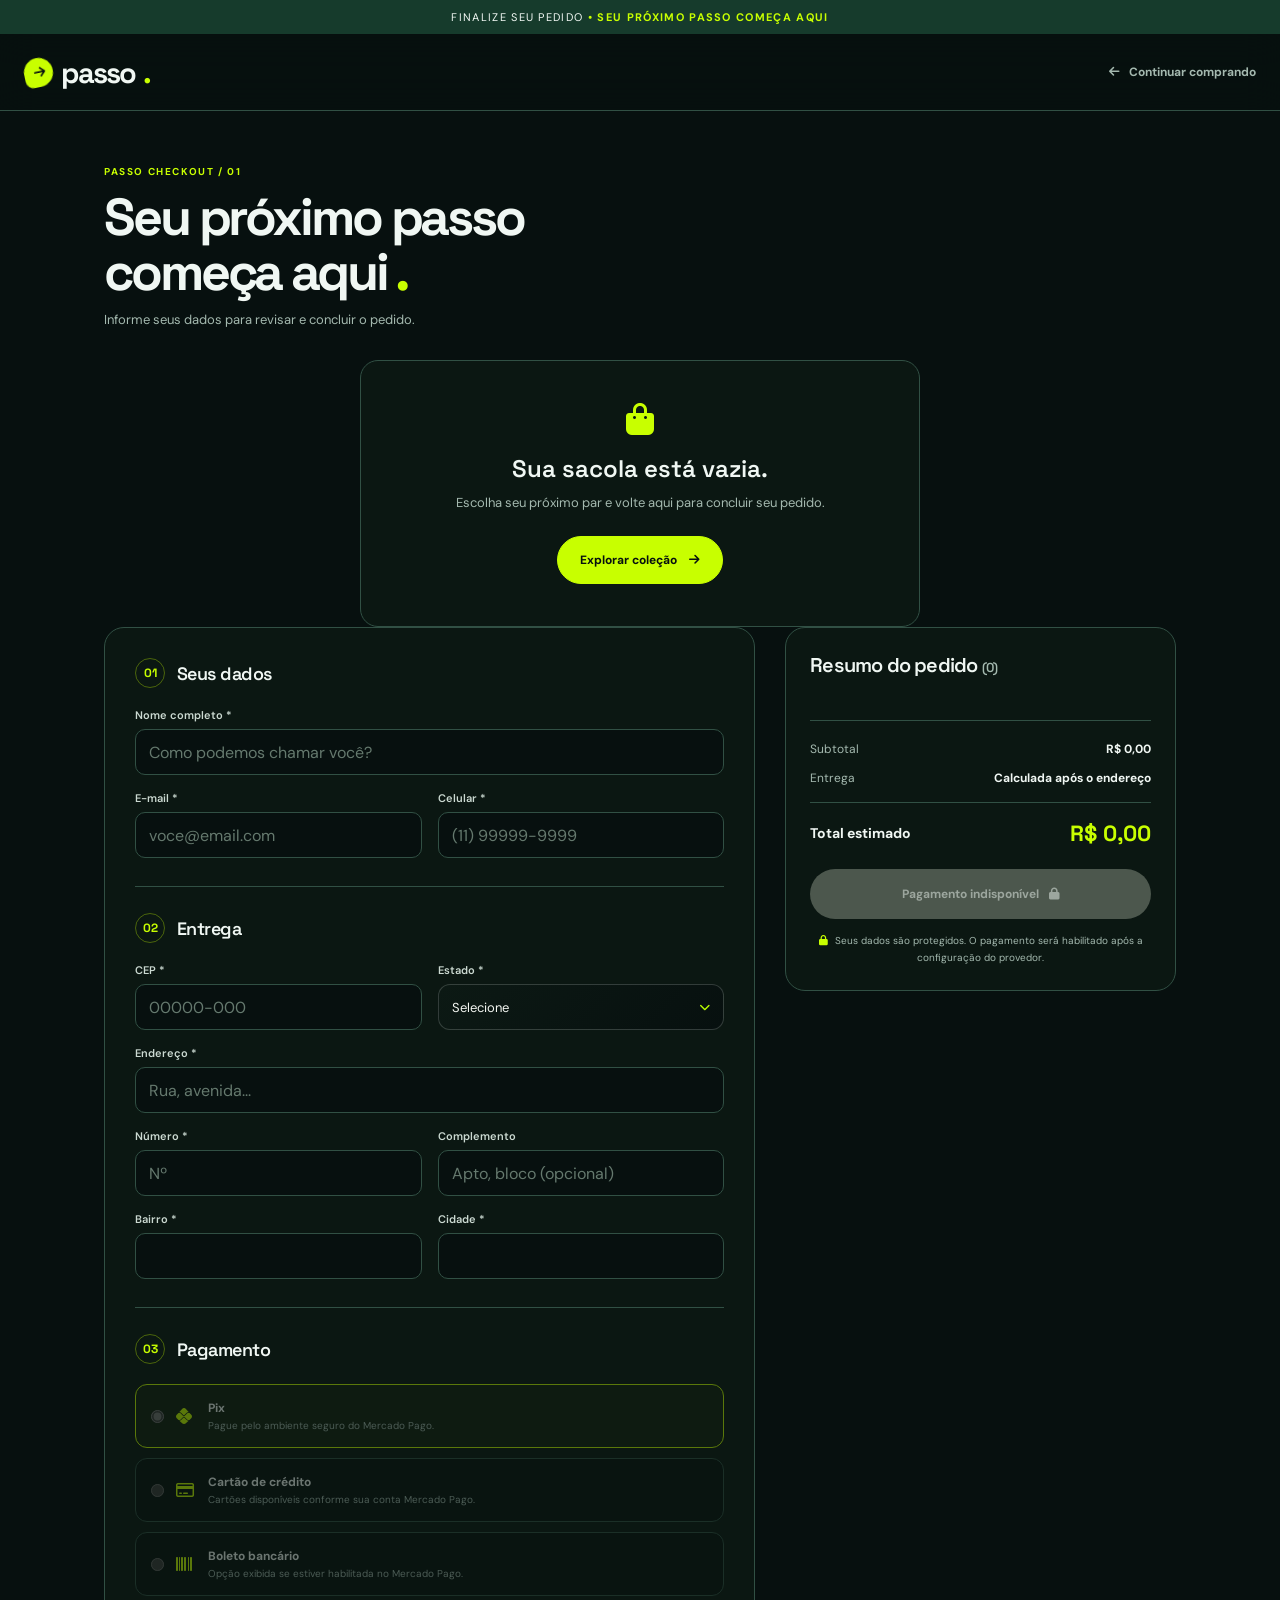
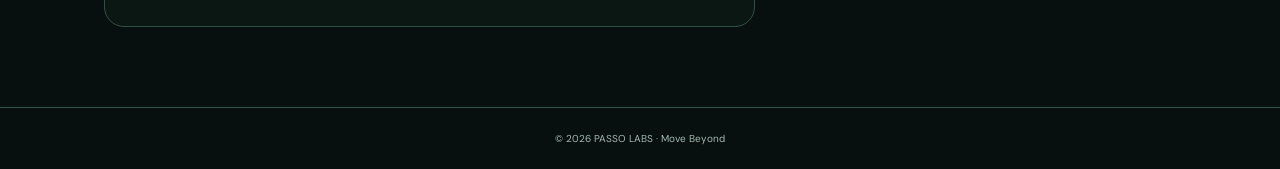
<file: checkout.html>
<!DOCTYPE html>

<html lang="pt-BR">
<head>
<meta charset="utf-8"/>
<meta content="width=device-width, initial-scale=1.0" name="viewport"/>
<meta content="#07100f" name="theme-color"/>
<meta content="Finalize seu pedido na Passo com praticidade e segurança." name="description"/>
<title>
   Checkout — PASSO LABS
  </title>
<link href="https://fonts.googleapis.com" rel="preconnect"/>
<link crossorigin="" href="https://fonts.gstatic.com" rel="preconnect"/>
<link href="https://fonts.googleapis.com/css2?family=DM+Sans:wght@400;500;600;700&amp;family=Space+Grotesk:wght@400;500;600;700&amp;display=swap" rel="stylesheet"/>
<!-- Dependência visual: biblioteca Font Awesome -->
<link href="https://cdnjs.cloudflare.com/ajax/libs/font-awesome/6.7.2/css/all.min.css" rel="stylesheet"/>
<!-- Estilos globais da loja e componentes compartilhados -->
<link href="assets/css/style.css" rel="stylesheet"/>
</head>
<body class="checkout-page">
<div class="announcement">
   FINALIZE SEU PEDIDO
   <strong>
    • SEU PRÓXIMO PASSO COMEÇA AQUI
   </strong>
</div>
<!-- ===== CABEÇALHO: .header ===== -->
<header class="checkout-header header">
<div class="container nav">
<a aria-label="Passo, página inicial" class="logo" href="home.html">
<span class="logo-mark">
<i class="fa-arrow-right fa-solid">
</i>
</span>
     passo
     <span style="color: #8b9b76">
      .
     </span>
</a>
<a class="checkout-back" href="home.html">
<i class="fa-arrow-left fa-solid">
</i>
     Continuar comprando
    </a>
</div>
</header>
<!-- ===== CONTEÚDO PRINCIPAL: .checkout-main ===== -->
<main class="checkout-main">
<div class="checkout-intro">
<div class="checkout-eyebrow">
     PASSO CHECKOUT / 01
    </div>
<h1>
     Seu próximo passo
     <br/>
     começa aqui
     <span style="color: var(--lime)">
      .
     </span>
</h1>
<p>
     Informe seus dados para revisar e concluir o pedido.
    </p>
</div>
<div class="checkout-empty" hidden="" id="checkoutEmpty">
<i class="fa-bag-shopping fa-solid">
</i>
<h2>
     Sua sacola está vazia.
    </h2>
<p>
     Escolha seu próximo par e volte aqui para concluir seu pedido.
    </p>
<a class="btn btn-dark" href="home.html#colecao">
     Explorar coleção
     <i class="fa-arrow-right fa-solid">
</i>
</a>
</div>
<div class="checkout-layout" id="checkoutLayout">
<form class="checkout-form" id="checkoutForm">
<div aria-live="polite" class="checkout-notice" id="checkoutNotice" role="status">
</div>
<!-- ===== SEÇÃO: .checkout-section ===== -->
<section class="checkout-section">
<div class="checkout-section-title">
<span>
        01
       </span>
<h2>
        Seus dados
       </h2>
</div>
<div class="checkout-fields">
<div class="checkout-field full">
<label for="customerName">
         Nome completo *
        </label>
<input autocomplete="name" id="customerName" minlength="3" name="name" placeholder="Como podemos chamar você?" required=""/>
</div>
<div class="checkout-field">
<label for="customerEmail">
         E-mail *
        </label>
<input autocomplete="email" id="customerEmail" name="email" placeholder="voce@email.com" required="" type="email"/>
</div>
<div class="checkout-field">
<label for="customerPhone">
         Celular *
        </label>
<input autocomplete="tel" id="customerPhone" inputmode="tel" minlength="10" name="phone" placeholder="(11) 99999-9999" required="" type="tel"/>
</div>
</div>
</section>
<!-- ===== SEÇÃO: .checkout-section ===== -->
<section class="checkout-section">
<div class="checkout-section-title">
<span>
        02
       </span>
<h2>
        Entrega
       </h2>
</div>
<div class="checkout-fields">
<div class="checkout-field">
<label for="customerCep">
         CEP *
        </label>
<input autocomplete="postal-code" id="customerCep" inputmode="numeric" maxlength="9" minlength="8" name="cep" placeholder="00000-000" required=""/>
</div>
<div class="checkout-field">
<label for="customerState">
         Estado *
        </label>
<select autocomplete="address-level1" id="customerState" name="state" required="">
<option value="">
          Selecione
         </option>
<option>
          AC
         </option>
<option>
          AL
         </option>
<option>
          AP
         </option>
<option>
          AM
         </option>
<option>
          BA
         </option>
<option>
          CE
         </option>
<option>
          DF
         </option>
<option>
          ES
         </option>
<option>
          GO
         </option>
<option>
          MA
         </option>
<option>
          MT
         </option>
<option>
          MS
         </option>
<option>
          MG
         </option>
<option>
          PA
         </option>
<option>
          PB
         </option>
<option>
          PR
         </option>
<option>
          PE
         </option>
<option>
          PI
         </option>
<option>
          RJ
         </option>
<option>
          RN
         </option>
<option>
          RS
         </option>
<option>
          RO
         </option>
<option>
          RR
         </option>
<option>
          SC
         </option>
<option>
          SP
         </option>
<option>
          SE
         </option>
<option>
          TO
         </option>
</select>
</div>
<div class="checkout-field full">
<label for="customerAddress">
         Endereço *
        </label>
<input autocomplete="street-address" id="customerAddress" name="address" placeholder="Rua, avenida..." required=""/>
</div>
<div class="checkout-field">
<label for="customerNumber">
         Número *
        </label>
<input autocomplete="address-line2" id="customerNumber" name="number" placeholder="Nº" required=""/>
</div>
<div class="checkout-field">
<label for="customerComplement">
         Complemento
        </label>
<input id="customerComplement" name="complement" placeholder="Apto, bloco (opcional)"/>
</div>
<div class="checkout-field">
<label for="customerNeighborhood">
         Bairro *
        </label>
<input autocomplete="address-level3" id="customerNeighborhood" name="neighborhood" required=""/>
</div>
<div class="checkout-field">
<label for="customerCity">
         Cidade *
        </label>
<input autocomplete="address-level2" id="customerCity" name="city" required=""/>
</div>
</div>
</section>
<!-- ===== SEÇÃO: .checkout-section ===== -->
<section class="checkout-section">
<div class="checkout-section-title">
<span>
        03
       </span>
<h2>
        Pagamento
       </h2>
</div>
<div class="payment-unavailable" id="paymentUnavailable" role="status" aria-live="polite" hidden>
  <span class="payment-unavailable-icon"><i class="fa-solid fa-hourglass-half"></i></span>
  <div>
    <strong>Pagamento temporariamente indisponível</strong>
    <p>Estamos preparando o ambiente de pagamento da Passo. Ainda não é possível concluir compras online porque a integração com o Mercado Pago precisa ser configurada.</p>
    <small>Seu pedido não será cobrado. Assim que a API estiver cadastrada e validada, esta etapa será liberada.</small>
  </div>
</div>
<div class="payment-options" id="paymentOptions">
<label class="payment-option">
<input checked="" name="payment" type="radio" value="pix"/>
<i class="fa-brands fa-pix">
</i>
<span>
<strong>
          Pix
         </strong>
<small>
          Pague pelo ambiente seguro do Mercado Pago.
         </small>
</span>
</label>
<label class="payment-option">
<input name="payment" type="radio" value="card"/>
<i class="fa-credit-card fa-regular">
</i>
<span>
<strong>
          Cartão de crédito
         </strong>
<small>
          Cartões disponíveis conforme sua conta Mercado Pago.
         </small>
</span>
</label>
<label class="payment-option">
<input name="payment" type="radio" value="boleto"/>
<i class="fa-barcode fa-solid">
</i>
<span>
<strong>
          Boleto bancário
         </strong>
<small>
          Opção exibida se estiver habilitada no Mercado Pago.
         </small>
</span>
</label>
</div>
</section>
</form>
<!-- ===== BARRA LATERAL: .checkout-summary ===== -->
<aside aria-label="Resumo do pedido" class="checkout-summary">
<h2>
      Resumo do pedido
      <span id="checkoutItemCount" style="color: var(--muted); font-size: 13px">
       (0)
      </span>
</h2>
<div class="checkout-products" id="checkoutProducts">
</div>
<div class="checkout-totals">
<div class="checkout-total-row">
<span>
        Subtotal
       </span>
<strong id="checkoutSubtotal">
        R$ 0,00
       </strong>
</div>
<div class="checkout-total-row">
<span>
        Entrega
       </span>
<strong id="checkoutShipping">
        Calculada após o endereço
       </strong>
</div>
<div class="checkout-total-row grand-total">
<span>
        Total estimado
       </span>
<strong id="checkoutTotal">
        R$ 0,00
       </strong>
</div>
</div>
<button class="checkout-submit" form="checkoutForm" id="checkoutSubmit" type="submit" disabled>
      Verificando pagamento...
      <i class="fa-solid fa-spinner fa-spin"></i>
</button>
<p class="checkout-secure">
<i class="fa-lock fa-solid"></i>
      Seus dados são protegidos. O pagamento será habilitado após a configuração do provedor.
     </p>
</aside>
</div>
</main>
<!-- ===== RODAPÉ: .checkout-footer ===== -->
<footer class="checkout-footer">
   ©
   <span id="checkoutYear">
</span>
   PASSO LABS · Move Beyond
  </footer>
<!-- Script: Componente de select personalizado -->
<script defer="" src="assets/js/custom-select.js">
</script>
<!-- Script: Lógica de validação e envio do checkout -->
<script defer="" src="assets/js/checkout.js">
</script>
</body>
</html>
</file>
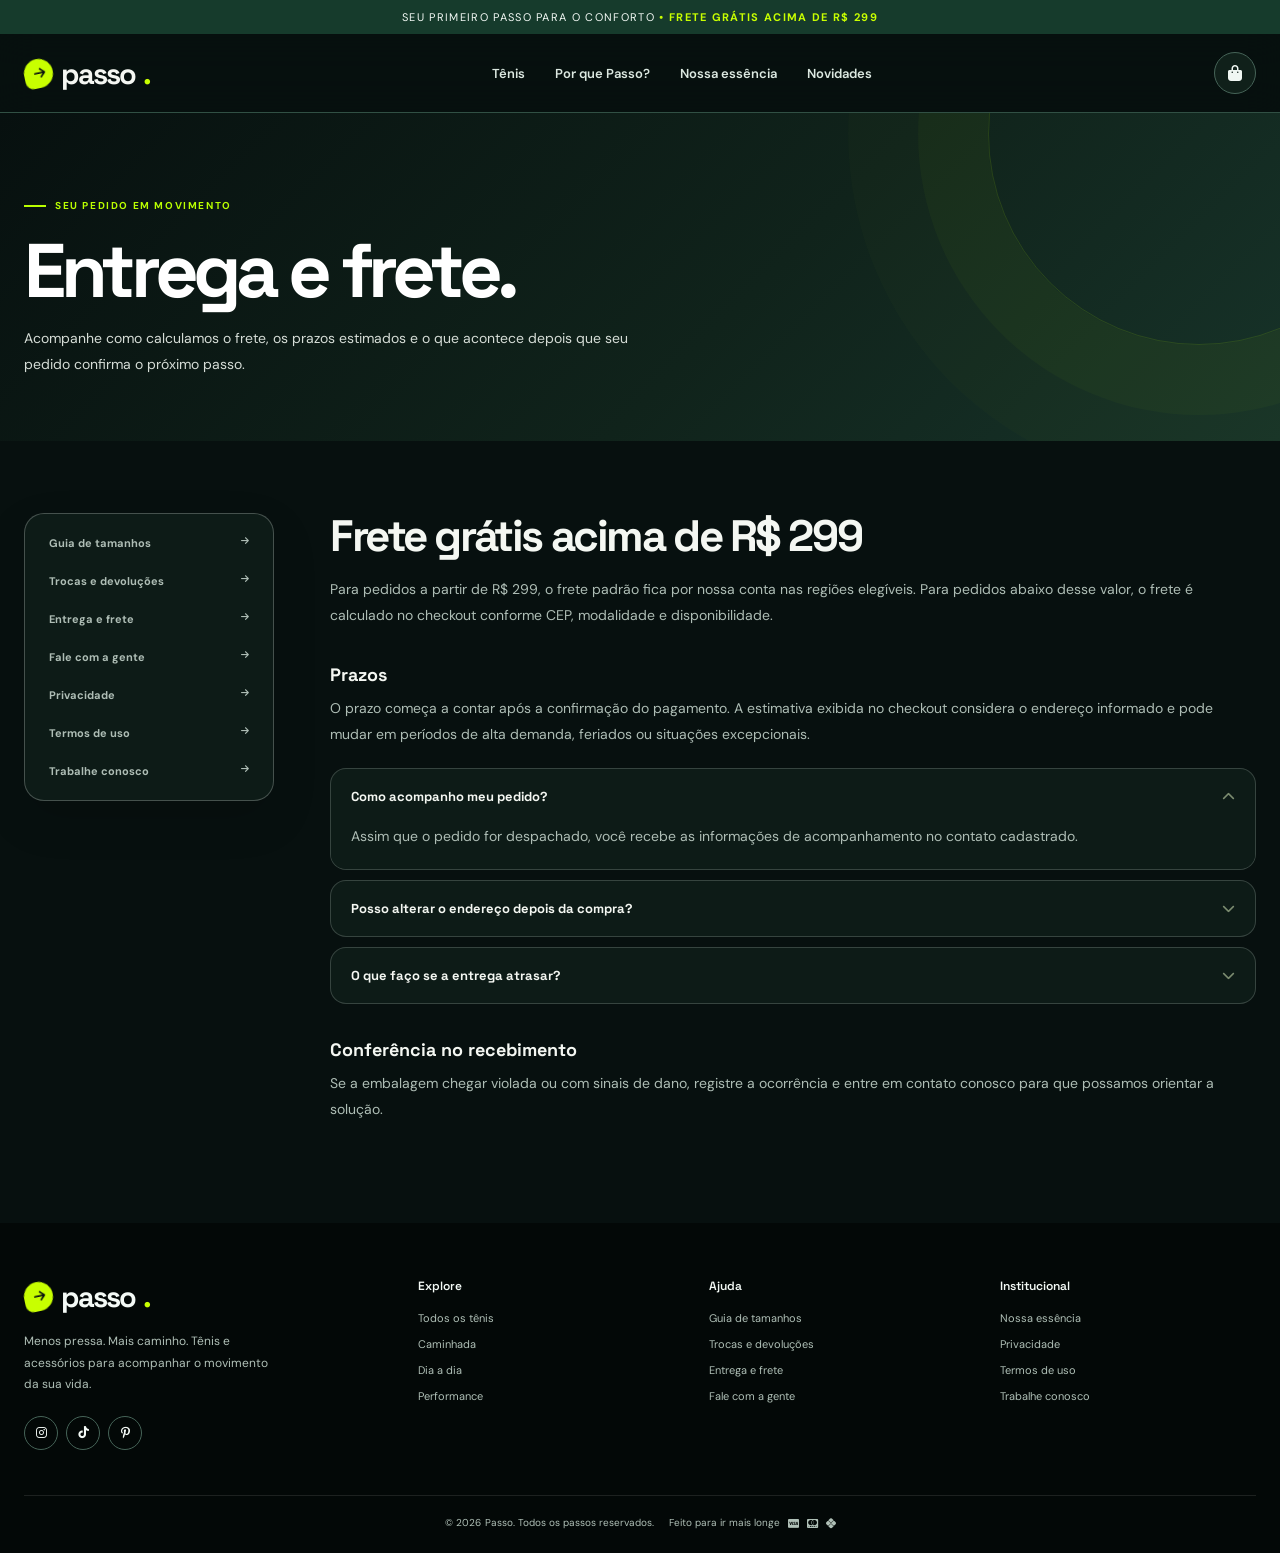
<file: entrega-e-frete.html>
<!DOCTYPE html>

<html lang="pt-BR">
<head>
<meta charset="utf-8"/>
<meta content="width=device-width, initial-scale=1.0" name="viewport"/>
<meta content="#07100f" name="theme-color"/>
<meta content="Passo — Entrega e frete." name="description"/>
<title>
   Entrega e frete — PASSO
  </title>
<link href="https://fonts.googleapis.com" rel="preconnect"/>
<link crossorigin="" href="https://fonts.gstatic.com" rel="preconnect"/>
<link href="https://fonts.googleapis.com/css2?family=DM+Sans:wght@400;500;600;700&amp;family=Space+Grotesk:wght@400;500;600;700&amp;display=swap" rel="stylesheet"/>
<!-- Dependência visual: biblioteca Font Awesome -->
<link href="https://cdnjs.cloudflare.com/ajax/libs/font-awesome/6.7.2/css/all.min.css" rel="stylesheet"/>
<!-- Estilos globais da loja e componentes compartilhados -->
<link href="assets/css/style.css" rel="stylesheet"/>
<!-- Estilos específicos das páginas institucionais -->
<link href="assets/css/info-pages.css" rel="stylesheet"/>
</head>
<body class="info-page">
<div class="announcement">
   SEU PRIMEIRO PASSO PARA O CONFORTO
   <strong>
    • FRETE GRÁTIS ACIMA DE R$ 299
   </strong>
</div>
<!-- ===== CABEÇALHO: .header ===== -->
<header class="header">
<div class="container nav">
<button aria-expanded="false" aria-label="Abrir menu" class="icon-btn menu-toggle" id="menuToggle">
<i class="fa-bars fa-solid">
</i>
</button>
<a aria-label="Passo, início" class="logo" href="home.html">
<span class="logo-mark">
<i class="fa-arrow-right fa-solid">
</i>
</span>
     passo
     <span style="color: #8b9b76">
      .
     </span>
</a>
<!-- ===== NAVEGAÇÃO: #navLinks ===== -->
<nav aria-label="Navegação principal" class="nav-links" id="navLinks">
<a href="home.html#colecao">
      Tênis
     </a>
<a href="home.html#beneficios">
      Por que Passo?
     </a>
<a href="home.html#historia">
      Nossa essência
     </a>
<a href="home.html#newsletter">
      Novidades
     </a>
</nav>
<div class="nav-actions">
<a aria-label="Ver coleção" class="icon-btn" href="home.html#colecao">
<i class="fa-bag-shopping fa-solid">
</i>
</a>
</div>
</div>
</header>
<!-- ===== CONTEÚDO PRINCIPAL ===== -->
<main>
<!-- ===== SEÇÃO: .info-hero ===== -->
<section class="info-hero">
<div class="container">
<div class="info-kicker">
      Seu pedido em movimento
     </div>
<h1>
      Entrega e frete.
     </h1>
<p>
      Acompanhe como calculamos o frete, os prazos estimados e o que acontece depois que seu pedido confirma o
          próximo passo.
     </p>
</div>
</section>
<div class="container info-layout">
<!-- ===== BARRA LATERAL: .info-sidebar ===== -->
<aside aria-label="Navegação de ajuda" class="info-sidebar">
<a href="guia-de-tamanhos.html">
      Guia de tamanhos
      <i class="fa-arrow-right fa-solid">
</i>
</a>
<a href="trocas-e-devolucoes.html">
      Trocas e devoluções
      <i class="fa-arrow-right fa-solid">
</i>
</a>
<a href="entrega-e-frete.html">
      Entrega e frete
      <i class="fa-arrow-right fa-solid">
</i>
</a>
<a href="fale-com-a-gente.html">
      Fale com a gente
      <i class="fa-arrow-right fa-solid">
</i>
</a>
<a href="privacidade.html">
      Privacidade
      <i class="fa-arrow-right fa-solid">
</i>
</a>
<a href="termos-de-uso.html">
      Termos de uso
      <i class="fa-arrow-right fa-solid">
</i>
</a>
<a href="trabalhe-conosco.html">
      Trabalhe conosco
      <i class="fa-arrow-right fa-solid">
</i>
</a>
</aside>
<article class="info-content">
<h2>
      Frete grátis acima de R$ 299
     </h2>
<p>
      Para pedidos a partir de R$ 299, o frete padrão fica por nossa conta nas regiões
          elegíveis. Para pedidos
          abaixo desse valor, o frete é calculado no checkout conforme CEP, modalidade e disponibilidade.
     </p>
<h3>
      Prazos
     </h3>
<p>
      O prazo começa a contar após a confirmação do pagamento. A estimativa exibida no
          checkout considera o
          endereço informado e pode mudar em períodos de alta demanda, feriados ou situações
          excepcionais.
     </p>
<div class="faq-list">
<details class="faq-item" open="">
<summary>
        Como acompanho meu pedido?
        <i class="fa-chevron-down fa-solid">
</i>
</summary>
<div class="faq-answer">
<p>
         Assim que o pedido for despachado, você recebe as informações de acompanhamento no
                contato
                cadastrado.
        </p>
</div>
</details>
<details class="faq-item">
<summary>
        Posso alterar o endereço depois da compra?
        <i class="fa-chevron-down fa-solid">
</i>
</summary>
<div class="faq-answer">
<p>
         Fale conosco o quanto antes. Se o pedido ainda não tiver sido expedido, podemos verificar a
                possibilidade de ajuste.
        </p>
</div>
</details>
<details class="faq-item">
<summary>
        O que faço se a entrega atrasar?
        <i class="fa-chevron-down fa-solid">
</i>
</summary>
<div class="faq-answer">
<p>
         Entre em contato com o número do pedido. Verificaremos o status de transporte e orientaremos
                você.
        </p>
</div>
</details>
</div>
<h3>
      Conferência no recebimento
     </h3>
<p>
      Se a embalagem chegar violada ou com sinais de dano, registre a ocorrência e entre em contato conosco
          para
          que possamos orientar a solução.
     </p>
</article>
</div>
</main>
<!-- ===== RODAPÉ: .footer ===== -->
<footer class="footer">
<div class="container">
<div class="footer-grid">
<div class="footer-brand">
<a class="logo" href="index.html">
<span class="logo-mark">
<i class="fa-arrow-right fa-solid">
</i>
</span>
       passo
       <span style="color: var(--lime)">
        .
       </span>
</a>
<p>
       Menos pressa. Mais caminho. Tênis e acessórios para acompanhar o movimento da sua vida.
      </p>
<div class="socials">
<a aria-disabled="true" aria-label="Instagram" tabindex="0">
<i class="fa-brands fa-instagram">
</i>
</a>
<a aria-disabled="true" aria-label="TikTok" tabindex="0">
<i class="fa-brands fa-tiktok">
</i>
</a>
<a aria-disabled="true" aria-label="Pinterest" tabindex="0">
<i class="fa-brands fa-pinterest-p">
</i>
</a>
</div>
</div>
<div class="footer-col">
<h4>
       Explore
      </h4>
<a href="index.html#colecao">
       Todos os tênis
      </a>
<a data-footer-filter="caminhada" href="index.html#colecao">
       Caminhada
      </a>
<a data-footer-filter="dia-a-dia" href="index.html#colecao">
       Dia a dia
      </a>
<a data-footer-filter="performance" href="index.html#colecao">
       Performance
      </a>
</div>
<div class="footer-col">
<h4>
       Ajuda
      </h4>
<a href="guia-de-tamanhos.html">
       Guia de tamanhos
      </a>
<a href="trocas-e-devolucoes.html">
       Trocas e devoluções
      </a>
<a href="entrega-e-frete.html">
       Entrega e frete
      </a>
<a href="fale-com-a-gente.html">
       Fale com a gente
      </a>
</div>
<div class="footer-col">
<h4>
       Institucional
      </h4>
<a href="index.html#historia">
       Nossa essência
      </a>
<a href="privacidade.html">
       Privacidade
      </a>
<a href="termos-de-uso.html">
       Termos de uso
      </a>
<a href="trabalhe-conosco.html">
       Trabalhe conosco
      </a>
</div>
</div>
<div class="footer-bottom">
<span class="footer-copyright">
<span class="copyright-symbol">
       ©
      </span>
<span class="copyright-year">
       2026
      </span>
<span class="copyright-text">
       Passo. Todos os passos reservados.
      </span>
</span>
<span>
      Feito para ir mais longe
      <i class="fa-brands fa-cc-visa">
</i>
<i class="fa-brands fa-cc-mastercard">
</i>
<i class="fa-brands fa-pix">
</i>
</span>
</div>
</div>
</footer>
<!-- Script: comportamento específico desta página -->
<script>
   document.getElementById("menuToggle")?.addEventListener("click", () => {
      const nav = document.getElementById("navLinks");
      const open = nav.classList.toggle("open");
      document.getElementById("menuToggle").setAttribute("aria-expanded", open);
    });
    document.getElementById("navLinks")?.addEventListener("click", (e) => {
      if (e.target.closest("a")) document.getElementById("navLinks").classList.remove("open");
    });
    document.querySelectorAll("form[data-demo]").forEach((form) =>
      form.addEventListener("submit", (e) => {
        e.preventDefault();
        const s = form.querySelector(".form-status");
        if (s) {
          s.classList.add("show");
          s.textContent = "Recebemos sua mensagem. Nossa equipe retorna em breve.";
        }
        form.reset();
      }),
    );
  </script>
</body>
</html>
</file>
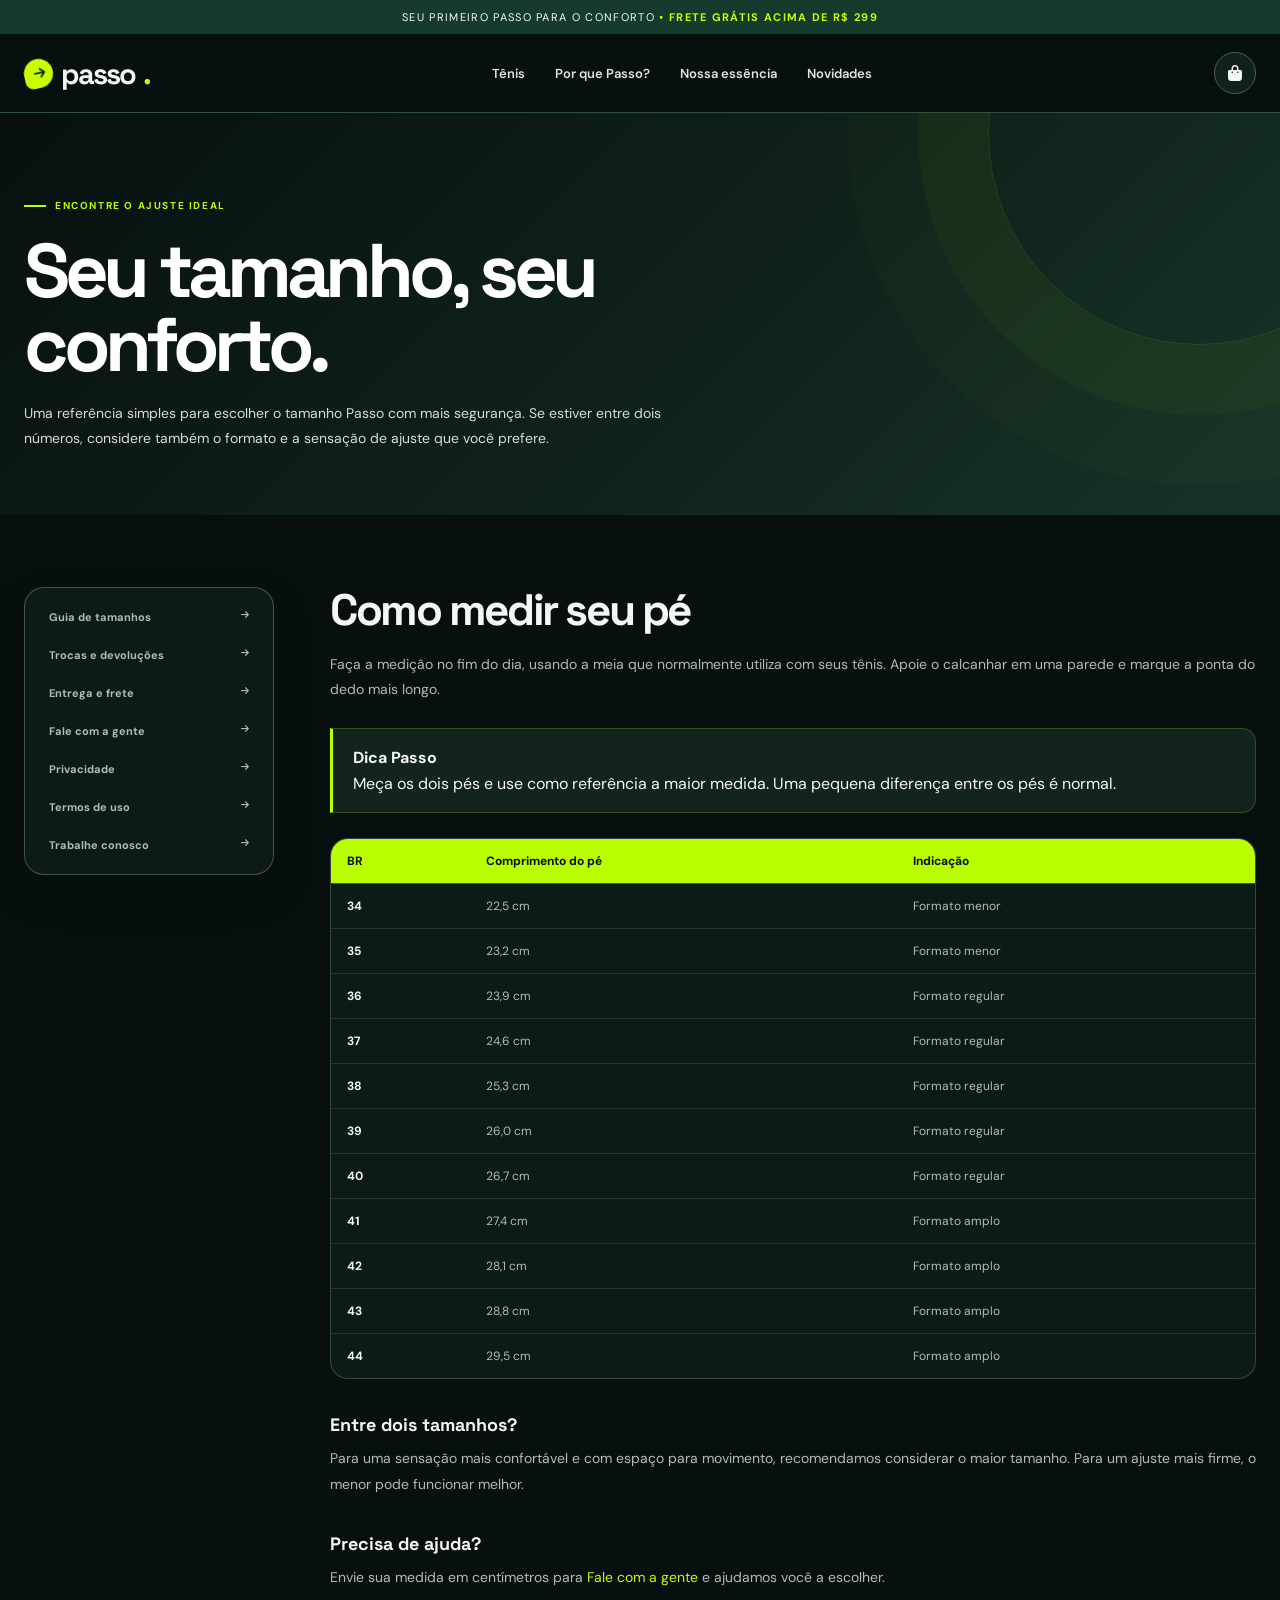
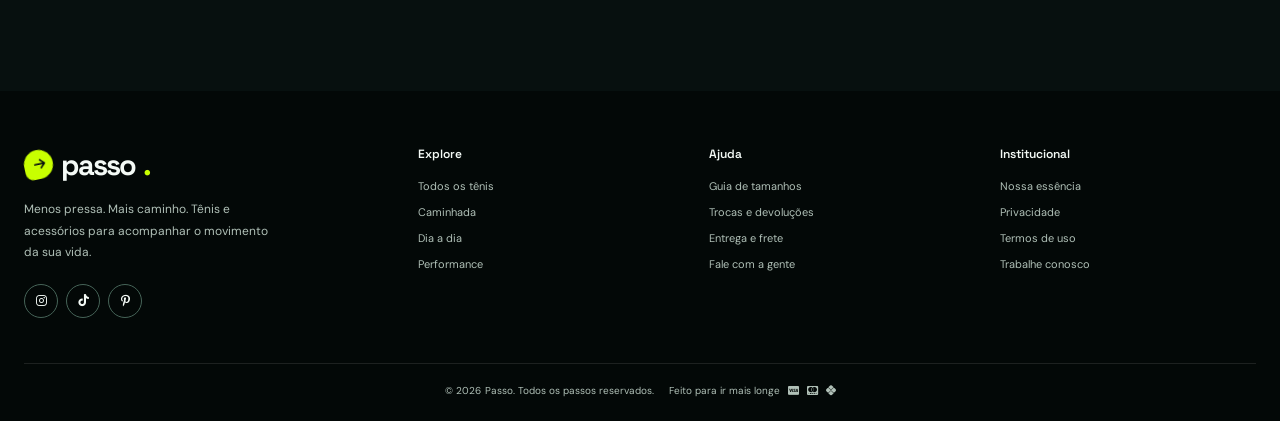
<file: guia-de-tamanhos.html>
<!DOCTYPE html>

<html lang="pt-BR">
<head>
<meta charset="utf-8"/>
<meta content="width=device-width, initial-scale=1.0" name="viewport"/>
<meta content="#07100f" name="theme-color"/>
<meta content="Passo — Guia de tamanhos." name="description"/>
<title>
   Guia de tamanhos — PASSO
  </title>
<link href="https://fonts.googleapis.com" rel="preconnect"/>
<link crossorigin="" href="https://fonts.gstatic.com" rel="preconnect"/>
<link href="https://fonts.googleapis.com/css2?family=DM+Sans:wght@400;500;600;700&amp;family=Space+Grotesk:wght@400;500;600;700&amp;display=swap" rel="stylesheet"/>
<!-- Dependência visual: biblioteca Font Awesome -->
<link href="https://cdnjs.cloudflare.com/ajax/libs/font-awesome/6.7.2/css/all.min.css" rel="stylesheet"/>
<!-- Estilos globais da loja e componentes compartilhados -->
<link href="assets/css/style.css" rel="stylesheet"/>
<!-- Estilos específicos das páginas institucionais -->
<link href="assets/css/info-pages.css" rel="stylesheet"/>
</head>
<body class="info-page">
<div class="announcement">
   SEU PRIMEIRO PASSO PARA O CONFORTO
   <strong>
    • FRETE GRÁTIS ACIMA DE R$ 299
   </strong>
</div>
<!-- ===== CABEÇALHO: .header ===== -->
<header class="header">
<div class="container nav">
<button aria-expanded="false" aria-label="Abrir menu" class="icon-btn menu-toggle" id="menuToggle">
<i class="fa-bars fa-solid">
</i>
</button>
<a aria-label="Passo, início" class="logo" href="home.html">
<span class="logo-mark">
<i class="fa-arrow-right fa-solid">
</i>
</span>
     passo
     <span style="color: #8b9b76">
      .
     </span>
</a>
<!-- ===== NAVEGAÇÃO: #navLinks ===== -->
<nav aria-label="Navegação principal" class="nav-links" id="navLinks">
<a href="home.html#colecao">
      Tênis
     </a>
<a href="home.html#beneficios">
      Por que Passo?
     </a>
<a href="home.html#historia">
      Nossa essência
     </a>
<a href="home.html#newsletter">
      Novidades
     </a>
</nav>
<div class="nav-actions">
<a aria-label="Ver coleção" class="icon-btn" href="home.html#colecao">
<i class="fa-bag-shopping fa-solid">
</i>
</a>
</div>
</div>
</header>
<!-- ===== CONTEÚDO PRINCIPAL ===== -->
<main>
<!-- ===== SEÇÃO: .info-hero ===== -->
<section class="info-hero">
<div class="container">
<div class="info-kicker">
      Encontre o ajuste ideal
     </div>
<h1>
      Seu tamanho, seu conforto.
     </h1>
<p>
      Uma referência simples para escolher o tamanho Passo com mais segurança. Se estiver entre dois
          números,
          considere também o formato e a sensação de ajuste que você prefere.
     </p>
</div>
</section>
<div class="container info-layout">
<!-- ===== BARRA LATERAL: .info-sidebar ===== -->
<aside aria-label="Navegação de ajuda" class="info-sidebar">
<a href="guia-de-tamanhos.html">
      Guia de tamanhos
      <i class="fa-arrow-right fa-solid">
</i>
</a>
<a href="trocas-e-devolucoes.html">
      Trocas e devoluções
      <i class="fa-arrow-right fa-solid">
</i>
</a>
<a href="entrega-e-frete.html">
      Entrega e frete
      <i class="fa-arrow-right fa-solid">
</i>
</a>
<a href="fale-com-a-gente.html">
      Fale com a gente
      <i class="fa-arrow-right fa-solid">
</i>
</a>
<a href="privacidade.html">
      Privacidade
      <i class="fa-arrow-right fa-solid">
</i>
</a>
<a href="termos-de-uso.html">
      Termos de uso
      <i class="fa-arrow-right fa-solid">
</i>
</a>
<a href="trabalhe-conosco.html">
      Trabalhe conosco
      <i class="fa-arrow-right fa-solid">
</i>
</a>
</aside>
<article class="info-content">
<h2>
      Como medir seu pé
     </h2>
<p>
      Faça a medição no fim do dia, usando a meia que normalmente utiliza com seus tênis.
          Apoie o calcanhar em
          uma parede e marque a ponta do dedo mais longo.
     </p>
<div class="info-note">
<strong>
       Dica Passo
      </strong>
      Meça os dois pés e use como referência a maior medida. Uma pequena diferença
          entre os pés é normal.
     </div>
<div class="size-table-wrap">
<table class="size-table">
<thead>
<tr>
<th>
          BR
         </th>
<th>
          Comprimento do pé
         </th>
<th>
          Indicação
         </th>
</tr>
</thead>
<tbody>
<tr>
<td>
          34
         </td>
<td>
          22,5 cm
         </td>
<td>
          Formato menor
         </td>
</tr>
<tr>
<td>
          35
         </td>
<td>
          23,2 cm
         </td>
<td>
          Formato menor
         </td>
</tr>
<tr>
<td>
          36
         </td>
<td>
          23,9 cm
         </td>
<td>
          Formato regular
         </td>
</tr>
<tr>
<td>
          37
         </td>
<td>
          24,6 cm
         </td>
<td>
          Formato regular
         </td>
</tr>
<tr>
<td>
          38
         </td>
<td>
          25,3 cm
         </td>
<td>
          Formato regular
         </td>
</tr>
<tr>
<td>
          39
         </td>
<td>
          26,0 cm
         </td>
<td>
          Formato regular
         </td>
</tr>
<tr>
<td>
          40
         </td>
<td>
          26,7 cm
         </td>
<td>
          Formato regular
         </td>
</tr>
<tr>
<td>
          41
         </td>
<td>
          27,4 cm
         </td>
<td>
          Formato amplo
         </td>
</tr>
<tr>
<td>
          42
         </td>
<td>
          28,1 cm
         </td>
<td>
          Formato amplo
         </td>
</tr>
<tr>
<td>
          43
         </td>
<td>
          28,8 cm
         </td>
<td>
          Formato amplo
         </td>
</tr>
<tr>
<td>
          44
         </td>
<td>
          29,5 cm
         </td>
<td>
          Formato amplo
         </td>
</tr>
</tbody>
</table>
</div>
<h3>
      Entre dois tamanhos?
     </h3>
<p>
      Para uma sensação mais confortável e com espaço para movimento, recomendamos
          considerar o maior tamanho.
          Para um ajuste mais firme, o menor pode funcionar melhor.
     </p>
<h3>
      Precisa de ajuda?
     </h3>
<p>
      Envie sua medida em centímetros para
      <a href="fale-com-a-gente.html">
       Fale com a gente
      </a>
      e ajudamos você a
          escolher.
     </p>
</article>
</div>
</main>
<!-- ===== RODAPÉ: .footer ===== -->
<footer class="footer">
<div class="container">
<div class="footer-grid">
<div class="footer-brand">
<a class="logo" href="index.html">
<span class="logo-mark">
<i class="fa-arrow-right fa-solid">
</i>
</span>
       passo
       <span style="color: var(--lime)">
        .
       </span>
</a>
<p>
       Menos pressa. Mais caminho. Tênis e acessórios para acompanhar o movimento da sua vida.
      </p>
<div class="socials">
<a aria-disabled="true" aria-label="Instagram" tabindex="0">
<i class="fa-brands fa-instagram">
</i>
</a>
<a aria-disabled="true" aria-label="TikTok" tabindex="0">
<i class="fa-brands fa-tiktok">
</i>
</a>
<a aria-disabled="true" aria-label="Pinterest" tabindex="0">
<i class="fa-brands fa-pinterest-p">
</i>
</a>
</div>
</div>
<div class="footer-col">
<h4>
       Explore
      </h4>
<a href="index.html#colecao">
       Todos os tênis
      </a>
<a data-footer-filter="caminhada" href="index.html#colecao">
       Caminhada
      </a>
<a data-footer-filter="dia-a-dia" href="index.html#colecao">
       Dia a dia
      </a>
<a data-footer-filter="performance" href="index.html#colecao">
       Performance
      </a>
</div>
<div class="footer-col">
<h4>
       Ajuda
      </h4>
<a href="guia-de-tamanhos.html">
       Guia de tamanhos
      </a>
<a href="trocas-e-devolucoes.html">
       Trocas e devoluções
      </a>
<a href="entrega-e-frete.html">
       Entrega e frete
      </a>
<a href="fale-com-a-gente.html">
       Fale com a gente
      </a>
</div>
<div class="footer-col">
<h4>
       Institucional
      </h4>
<a href="index.html#historia">
       Nossa essência
      </a>
<a href="privacidade.html">
       Privacidade
      </a>
<a href="termos-de-uso.html">
       Termos de uso
      </a>
<a href="trabalhe-conosco.html">
       Trabalhe conosco
      </a>
</div>
</div>
<div class="footer-bottom">
<span class="footer-copyright">
<span class="copyright-symbol">
       ©
      </span>
<span class="copyright-year">
       2026
      </span>
<span class="copyright-text">
       Passo. Todos os passos reservados.
      </span>
</span>
<span>
      Feito para ir mais longe
      <i class="fa-brands fa-cc-visa">
</i>
<i class="fa-brands fa-cc-mastercard">
</i>
<i class="fa-brands fa-pix">
</i>
</span>
</div>
</div>
</footer>
<!-- Script: comportamento específico desta página -->
<script>
   document.getElementById("menuToggle")?.addEventListener("click", () => {
      const nav = document.getElementById("navLinks");
      const open = nav.classList.toggle("open");
      document.getElementById("menuToggle").setAttribute("aria-expanded", open);
    });
    document.getElementById("navLinks")?.addEventListener("click", (e) => {
      if (e.target.closest("a")) document.getElementById("navLinks").classList.remove("open");
    });
    document.querySelectorAll("form[data-demo]").forEach((form) =>
      form.addEventListener("submit", (e) => {
        e.preventDefault();
        const s = form.querySelector(".form-status");
        if (s) {
          s.classList.add("show");
          s.textContent = "Recebemos sua mensagem. Nossa equipe retorna em breve.";
        }
        form.reset();
      }),
    );
  </script>
</body>
</html>
</file>
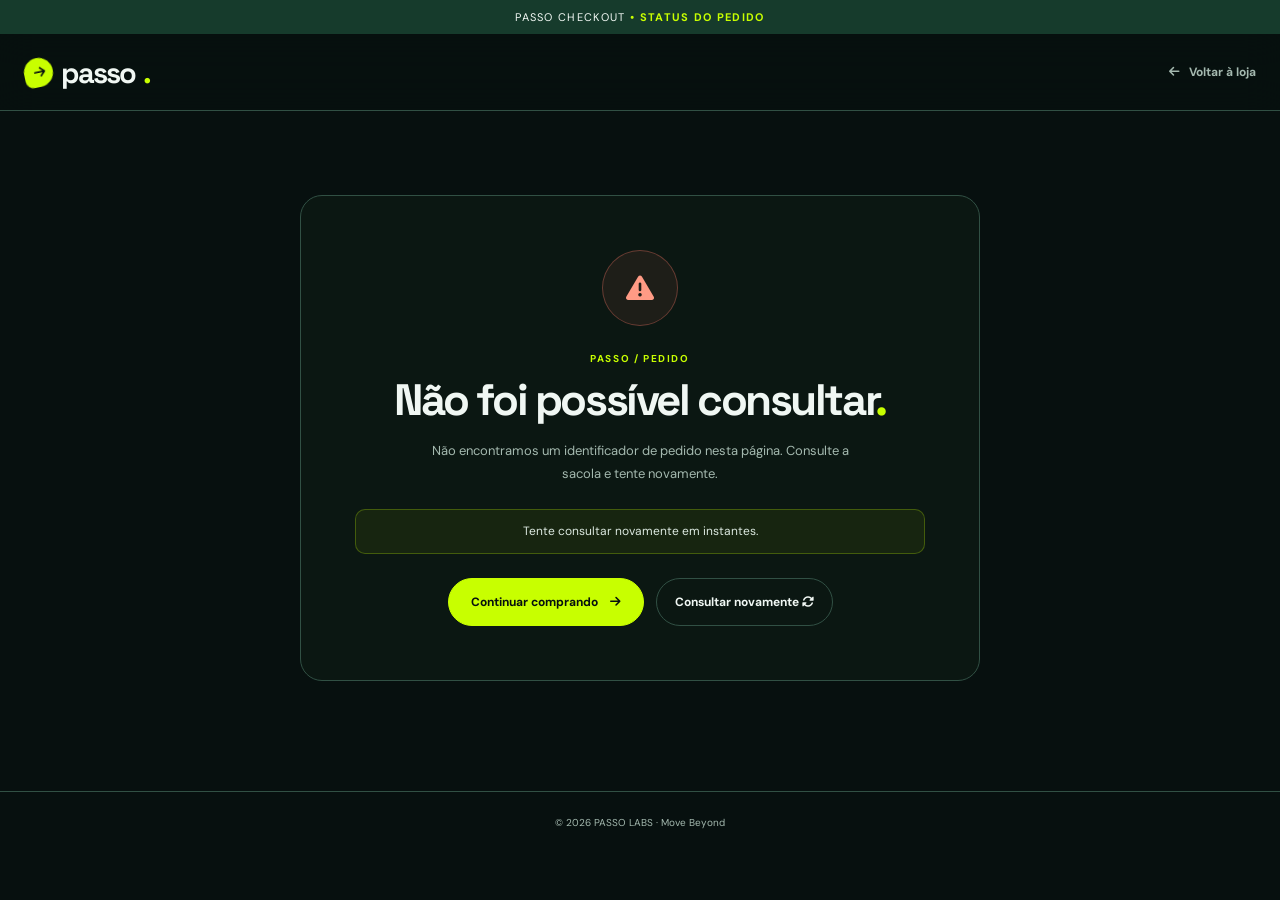
<file: pedido-status.html>
<!DOCTYPE html>

<html lang="pt-BR">
<head>
<meta charset="utf-8"/>
<meta content="width=device-width,initial-scale=1" name="viewport"/>
<meta content="#07100f" name="theme-color"/>
<meta content="noindex,nofollow" name="robots"/>
<title>
   Status do pedido — PASSO LABS
  </title>
<link href="https://fonts.googleapis.com" rel="preconnect"/>
<link crossorigin="" href="https://fonts.gstatic.com" rel="preconnect"/>
<link href="https://fonts.googleapis.com/css2?family=DM+Sans:wght@400;500;600;700&amp;family=Space+Grotesk:wght@400;500;600;700&amp;display=swap" rel="stylesheet"/>
<!-- Dependência visual: biblioteca Font Awesome -->
<link href="https://cdnjs.cloudflare.com/ajax/libs/font-awesome/6.7.2/css/all.min.css" rel="stylesheet"/>
<!-- Estilos globais da loja e componentes compartilhados -->
<link href="assets/css/style.css" rel="stylesheet"/>
</head>
<body class="checkout-page">
<div class="announcement">
   PASSO CHECKOUT
   <strong>
    • STATUS DO PEDIDO
   </strong>
</div>
<!-- ===== CABEÇALHO: .header ===== -->
<header class="checkout-header header">
<div class="container nav">
<a class="logo" href="home.html">
<span class="logo-mark">
<i class="fa-arrow-right fa-solid">
</i>
</span>
     passo
     <span style="color: #8b9b76">
      .
     </span>
</a>
<a class="checkout-back" href="home.html">
<i class="fa-arrow-left fa-solid">
</i>
     Voltar à loja
    </a>
</div>
</header>
<!-- ===== CONTEÚDO PRINCIPAL: .checkout-main ===== -->
<main class="checkout-main">
<div class="checkout-status-card">
<div class="checkout-status-icon" id="statusIcon">
<i class="fa-solid fa-spin fa-spinner">
</i>
</div>
<div class="checkout-eyebrow">
     PASSO / PEDIDO
    </div>
<h1 id="statusTitle">
     Consultando seu pedido
     <span style="color: var(--lime)">
      .
     </span>
</h1>
<p id="statusDescription">
     Estamos confirmando o status diretamente com o Mercado Pago.
    </p>
<div class="checkout-order-number" id="statusOrderId">
</div>
<div class="checkout-status-total" id="statusTotal">
</div>
<div aria-live="polite" class="checkout-notice is-visible" id="statusNotice" role="status">
     Não feche esta página enquanto consultamos a atualização do pagamento.
    </div>
<div class="checkout-status-actions">
<a class="btn btn-dark" href="home.html#colecao">
      Continuar comprando
      <i class="fa-arrow-right fa-solid">
</i>
</a>
<button class="checkout-secondary" id="checkStatus" type="button">
      Consultar novamente
      <i class="fa-rotate fa-solid">
</i>
</button>
</div>
</div>
</main>
<!-- ===== RODAPÉ: .checkout-footer ===== -->
<footer class="checkout-footer">
   ©
   <span id="checkoutYear">
</span>
   PASSO LABS · Move Beyond
  </footer>
<!-- Script: Consulta e atualização do status do pedido -->
<script defer="" src="assets/js/order-status.js">
</script>
</body>
</html>
</file>
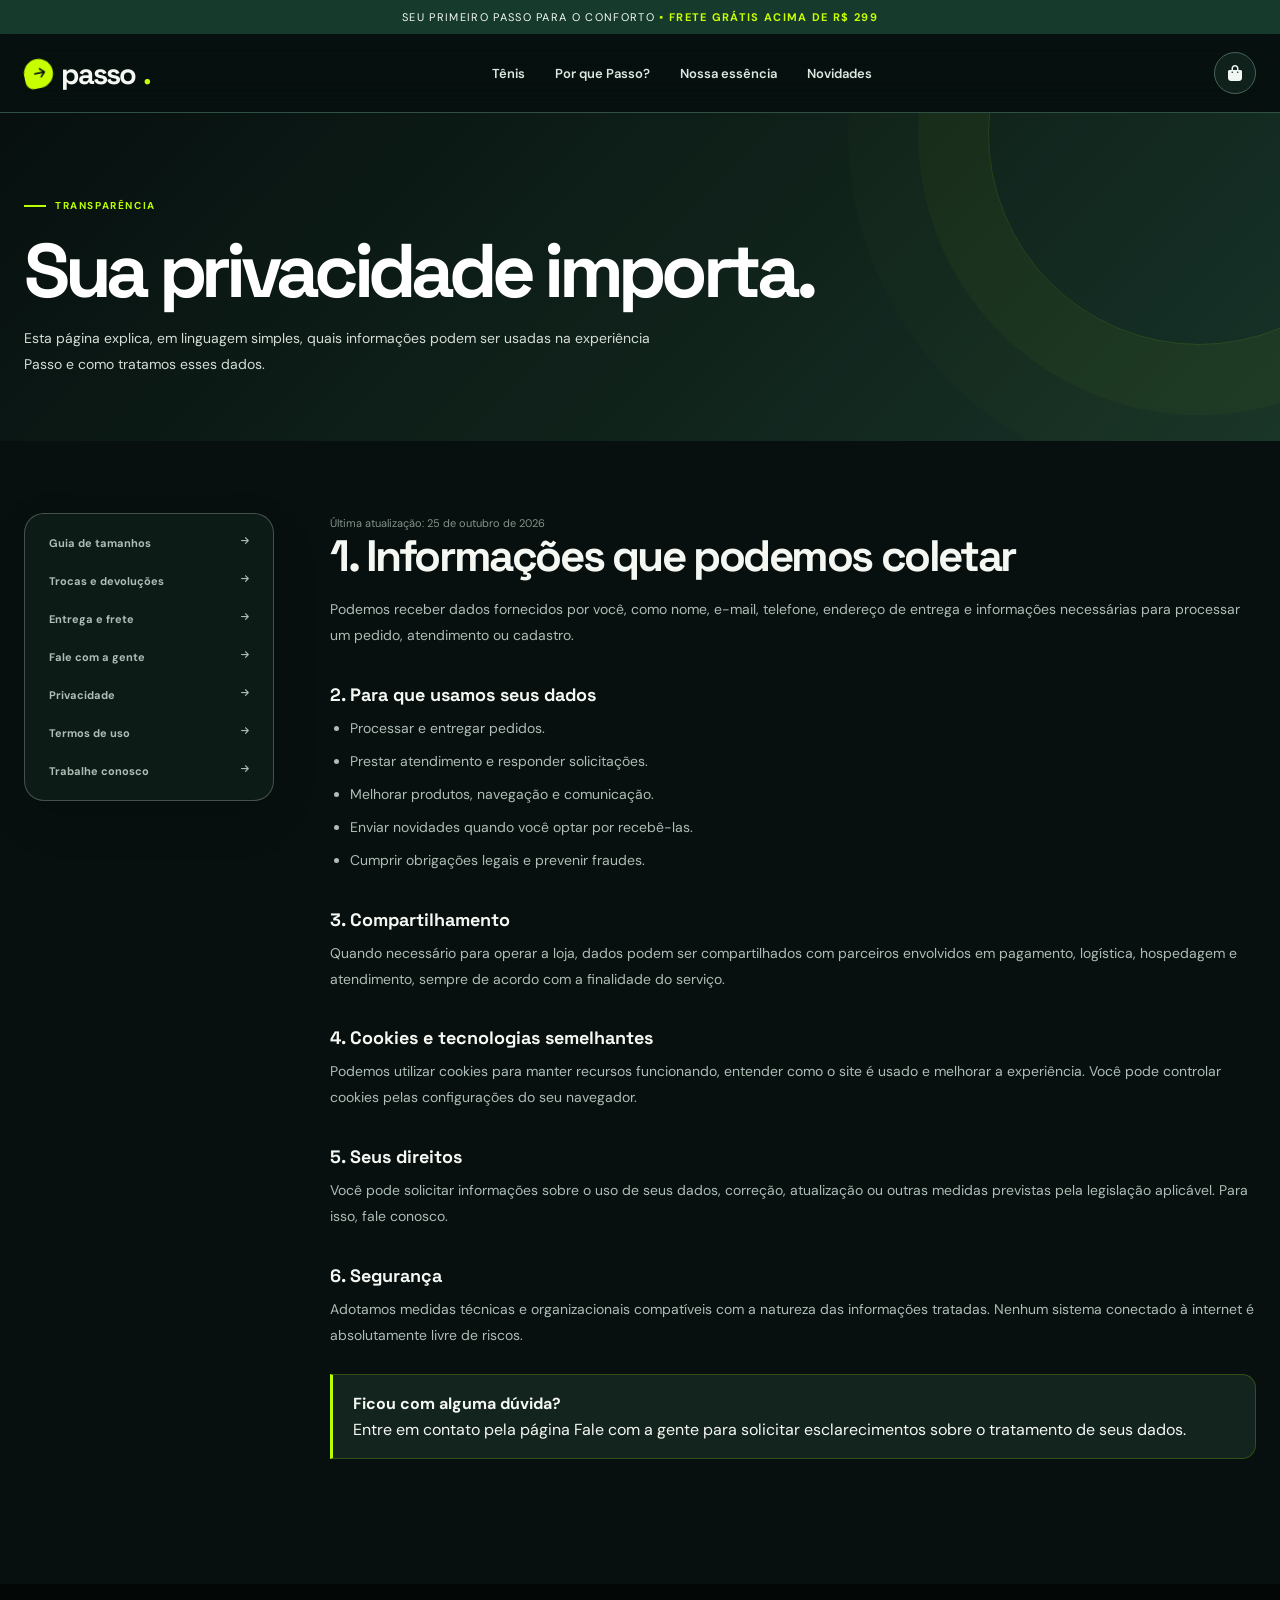
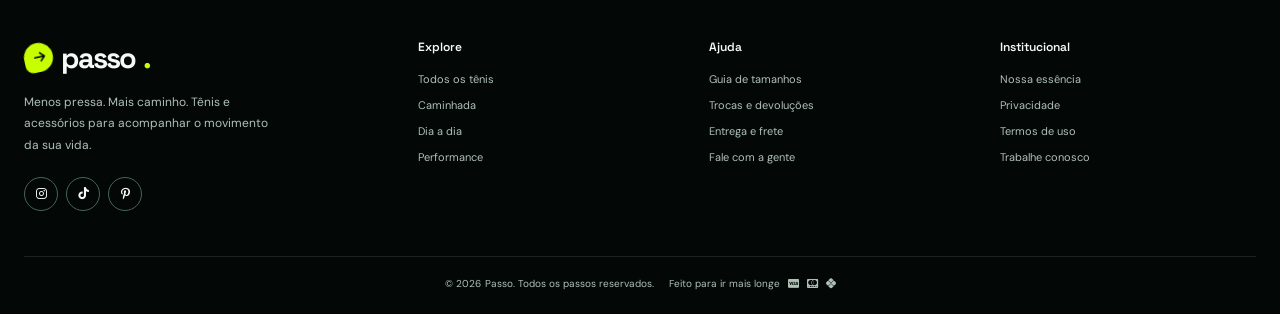
<file: privacidade.html>
<!DOCTYPE html>

<html lang="pt-BR">
<head>
<meta charset="utf-8"/>
<meta content="width=device-width, initial-scale=1.0" name="viewport"/>
<meta content="#07100f" name="theme-color"/>
<meta content="Passo — Privacidade." name="description"/>
<title>
   Privacidade — PASSO
  </title>
<link href="https://fonts.googleapis.com" rel="preconnect"/>
<link crossorigin="" href="https://fonts.gstatic.com" rel="preconnect"/>
<link href="https://fonts.googleapis.com/css2?family=DM+Sans:wght@400;500;600;700&amp;family=Space+Grotesk:wght@400;500;600;700&amp;display=swap" rel="stylesheet"/>
<!-- Dependência visual: biblioteca Font Awesome -->
<link href="https://cdnjs.cloudflare.com/ajax/libs/font-awesome/6.7.2/css/all.min.css" rel="stylesheet"/>
<!-- Estilos globais da loja e componentes compartilhados -->
<link href="assets/css/style.css" rel="stylesheet"/>
<!-- Estilos específicos das páginas institucionais -->
<link href="assets/css/info-pages.css" rel="stylesheet"/>
</head>
<body class="info-page">
<div class="announcement">
   SEU PRIMEIRO PASSO PARA O CONFORTO
   <strong>
    • FRETE GRÁTIS ACIMA DE R$ 299
   </strong>
</div>
<!-- ===== CABEÇALHO: .header ===== -->
<header class="header">
<div class="container nav">
<button aria-expanded="false" aria-label="Abrir menu" class="icon-btn menu-toggle" id="menuToggle">
<i class="fa-bars fa-solid">
</i>
</button>
<a aria-label="Passo, início" class="logo" href="home.html">
<span class="logo-mark">
<i class="fa-arrow-right fa-solid">
</i>
</span>
     passo
     <span style="color: #8b9b76">
      .
     </span>
</a>
<!-- ===== NAVEGAÇÃO: #navLinks ===== -->
<nav aria-label="Navegação principal" class="nav-links" id="navLinks">
<a href="home.html#colecao">
      Tênis
     </a>
<a href="home.html#beneficios">
      Por que Passo?
     </a>
<a href="home.html#historia">
      Nossa essência
     </a>
<a href="home.html#newsletter">
      Novidades
     </a>
</nav>
<div class="nav-actions">
<a aria-label="Ver coleção" class="icon-btn" href="home.html#colecao">
<i class="fa-bag-shopping fa-solid">
</i>
</a>
</div>
</div>
</header>
<!-- ===== CONTEÚDO PRINCIPAL ===== -->
<main>
<!-- ===== SEÇÃO: .info-hero ===== -->
<section class="info-hero">
<div class="container">
<div class="info-kicker">
      Transparência
     </div>
<h1>
      Sua privacidade importa.
     </h1>
<p>
      Esta página explica, em linguagem simples, quais informações podem ser usadas na
          experiência Passo e como
          tratamos esses dados.
     </p>
</div>
</section>
<div class="container info-layout">
<!-- ===== BARRA LATERAL: .info-sidebar ===== -->
<aside aria-label="Navegação de ajuda" class="info-sidebar">
<a href="guia-de-tamanhos.html">
      Guia de tamanhos
      <i class="fa-arrow-right fa-solid">
</i>
</a>
<a href="trocas-e-devolucoes.html">
      Trocas e devoluções
      <i class="fa-arrow-right fa-solid">
</i>
</a>
<a href="entrega-e-frete.html">
      Entrega e frete
      <i class="fa-arrow-right fa-solid">
</i>
</a>
<a href="fale-com-a-gente.html">
      Fale com a gente
      <i class="fa-arrow-right fa-solid">
</i>
</a>
<a href="privacidade.html">
      Privacidade
      <i class="fa-arrow-right fa-solid">
</i>
</a>
<a href="termos-de-uso.html">
      Termos de uso
      <i class="fa-arrow-right fa-solid">
</i>
</a>
<a href="trabalhe-conosco.html">
      Trabalhe conosco
      <i class="fa-arrow-right fa-solid">
</i>
</a>
</aside>
<article class="info-content">
<p class="policy-meta">
      Última atualização: 25 de outubro de 2026
     </p>
<h2>
      1. Informações que podemos coletar
     </h2>
<p>
      Podemos receber dados fornecidos por você, como nome, e-mail, telefone, endereço de entrega e
          informações
          necessárias para processar um pedido, atendimento ou cadastro.
     </p>
<h3>
      2. Para que usamos seus dados
     </h3>
<ul>
<li>
       Processar e entregar pedidos.
      </li>
<li>
       Prestar atendimento e responder solicitações.
      </li>
<li>
       Melhorar produtos, navegação e comunicação.
      </li>
<li>
       Enviar novidades quando você optar por recebê-las.
      </li>
<li>
       Cumprir obrigações legais e prevenir fraudes.
      </li>
</ul>
<h3>
      3. Compartilhamento
     </h3>
<p>
      Quando necessário para operar a loja, dados podem ser compartilhados com parceiros envolvidos em
          pagamento,
          logística, hospedagem e atendimento, sempre de acordo com a finalidade do serviço.
     </p>
<h3>
      4. Cookies e tecnologias semelhantes
     </h3>
<p>
      Podemos utilizar cookies para manter recursos funcionando, entender como o site é usado e melhorar a
          experiência. Você pode controlar cookies pelas configurações do seu navegador.
     </p>
<h3>
      5. Seus direitos
     </h3>
<p>
      Você pode solicitar informações sobre o uso de seus dados, correção,
          atualização ou outras medidas
          previstas pela legislação aplicável. Para isso, fale conosco.
     </p>
<h3>
      6. Segurança
     </h3>
<p>
      Adotamos medidas técnicas e organizacionais compatíveis com a natureza das
          informações tratadas. Nenhum
          sistema conectado à internet é absolutamente livre de riscos.
     </p>
<div class="info-note">
<strong>
       Ficou com alguma dúvida?
      </strong>
      Entre em contato pela página Fale com a gente para solicitar
          esclarecimentos sobre o tratamento de seus dados.
     </div>
</article>
</div>
</main>
<!-- ===== RODAPÉ: .footer ===== -->
<footer class="footer">
<div class="container">
<div class="footer-grid">
<div class="footer-brand">
<a class="logo" href="index.html">
<span class="logo-mark">
<i class="fa-arrow-right fa-solid">
</i>
</span>
       passo
       <span style="color: var(--lime)">
        .
       </span>
</a>
<p>
       Menos pressa. Mais caminho. Tênis e acessórios para acompanhar o movimento da sua vida.
      </p>
<div class="socials">
<a aria-disabled="true" aria-label="Instagram" tabindex="0">
<i class="fa-brands fa-instagram">
</i>
</a>
<a aria-disabled="true" aria-label="TikTok" tabindex="0">
<i class="fa-brands fa-tiktok">
</i>
</a>
<a aria-disabled="true" aria-label="Pinterest" tabindex="0">
<i class="fa-brands fa-pinterest-p">
</i>
</a>
</div>
</div>
<div class="footer-col">
<h4>
       Explore
      </h4>
<a href="index.html#colecao">
       Todos os tênis
      </a>
<a data-footer-filter="caminhada" href="index.html#colecao">
       Caminhada
      </a>
<a data-footer-filter="dia-a-dia" href="index.html#colecao">
       Dia a dia
      </a>
<a data-footer-filter="performance" href="index.html#colecao">
       Performance
      </a>
</div>
<div class="footer-col">
<h4>
       Ajuda
      </h4>
<a href="guia-de-tamanhos.html">
       Guia de tamanhos
      </a>
<a href="trocas-e-devolucoes.html">
       Trocas e devoluções
      </a>
<a href="entrega-e-frete.html">
       Entrega e frete
      </a>
<a href="fale-com-a-gente.html">
       Fale com a gente
      </a>
</div>
<div class="footer-col">
<h4>
       Institucional
      </h4>
<a href="index.html#historia">
       Nossa essência
      </a>
<a href="privacidade.html">
       Privacidade
      </a>
<a href="termos-de-uso.html">
       Termos de uso
      </a>
<a href="trabalhe-conosco.html">
       Trabalhe conosco
      </a>
</div>
</div>
<div class="footer-bottom">
<span class="footer-copyright">
<span class="copyright-symbol">
       ©
      </span>
<span class="copyright-year">
       2026
      </span>
<span class="copyright-text">
       Passo. Todos os passos reservados.
      </span>
</span>
<span>
      Feito para ir mais longe
      <i class="fa-brands fa-cc-visa">
</i>
<i class="fa-brands fa-cc-mastercard">
</i>
<i class="fa-brands fa-pix">
</i>
</span>
</div>
</div>
</footer>
<!-- Script: comportamento específico desta página -->
<script>
   document.getElementById("menuToggle")?.addEventListener("click", () => {
      const nav = document.getElementById("navLinks");
      const open = nav.classList.toggle("open");
      document.getElementById("menuToggle").setAttribute("aria-expanded", open);
    });
    document.getElementById("navLinks")?.addEventListener("click", (e) => {
      if (e.target.closest("a")) document.getElementById("navLinks").classList.remove("open");
    });
    document.querySelectorAll("form[data-demo]").forEach((form) =>
      form.addEventListener("submit", (e) => {
        e.preventDefault();
        const s = form.querySelector(".form-status");
        if (s) {
          s.classList.add("show");
          s.textContent = "Recebemos sua mensagem. Nossa equipe retorna em breve.";
        }
        form.reset();
      }),
    );
  </script>
</body>
</html>
</file>
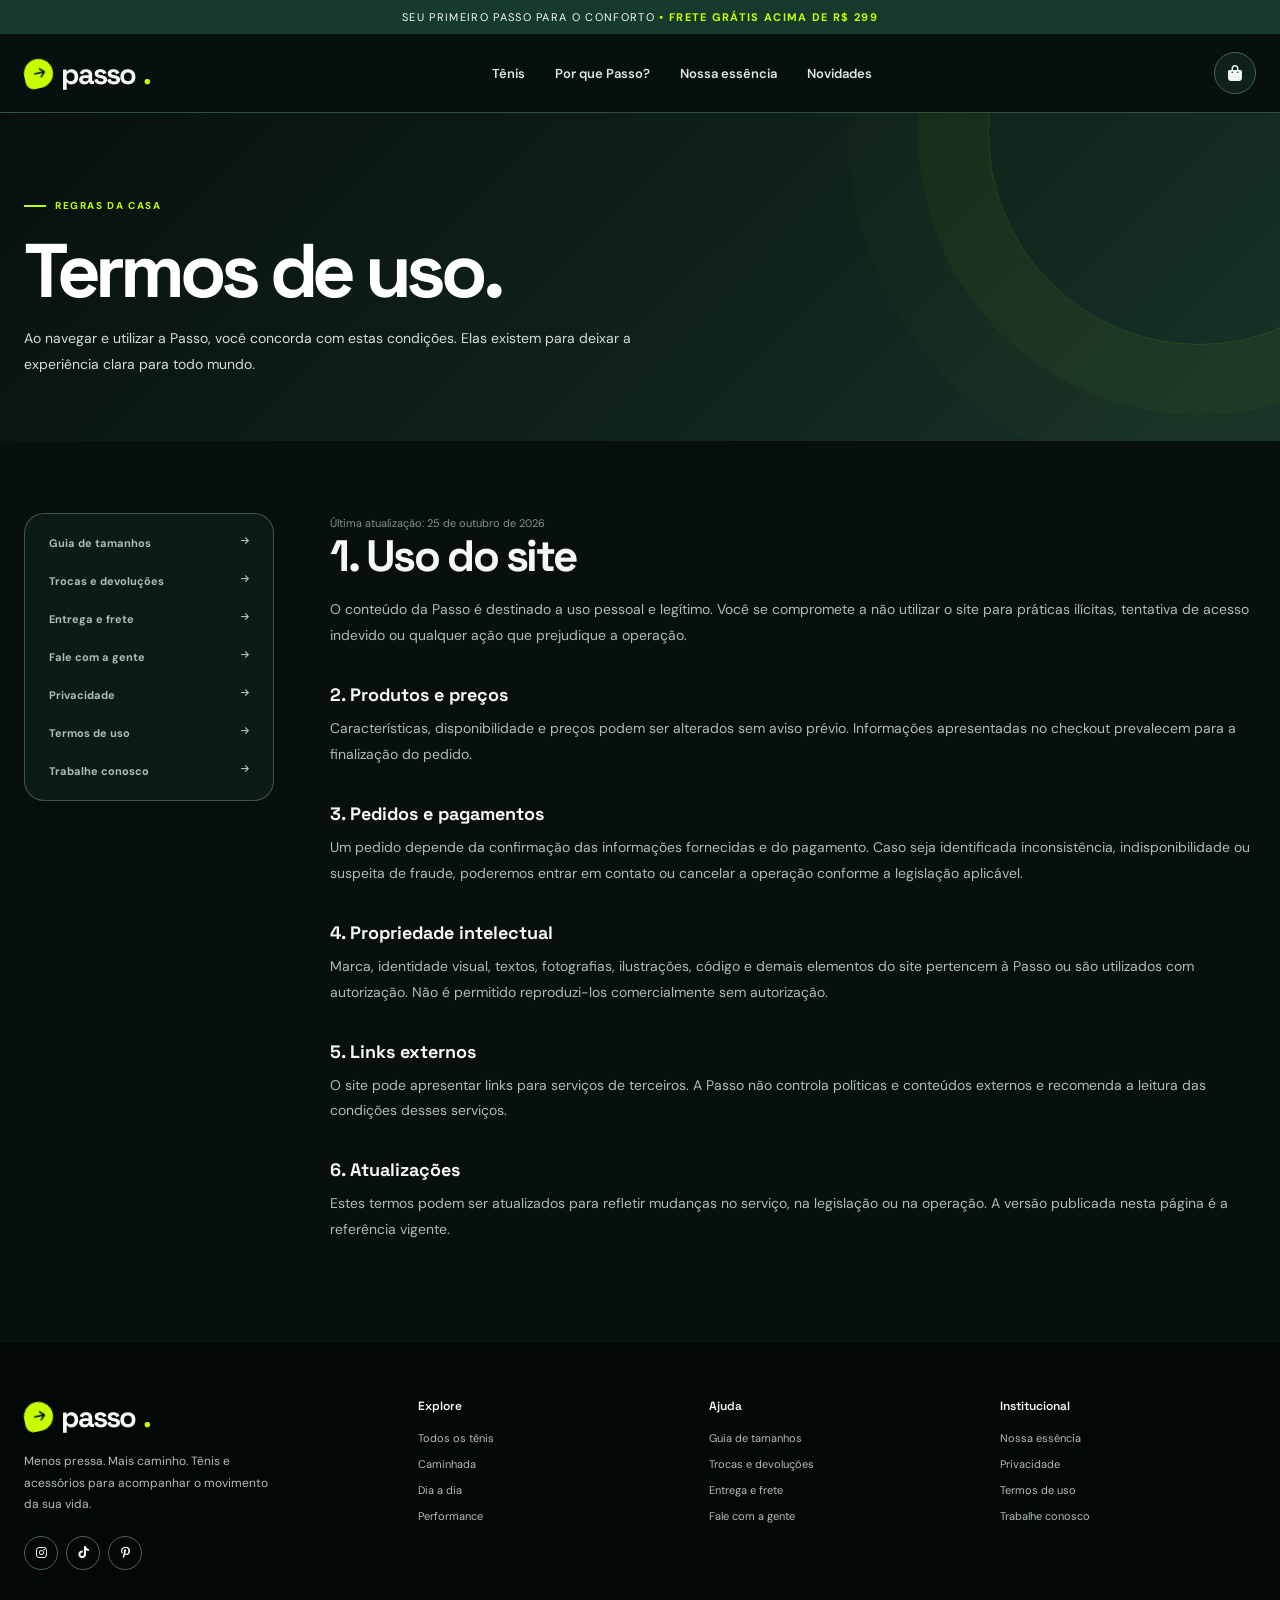
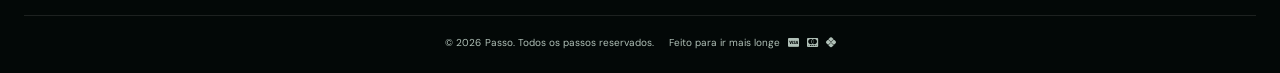
<file: termos-de-uso.html>
<!DOCTYPE html>

<html lang="pt-BR">
<head>
<meta charset="utf-8"/>
<meta content="width=device-width, initial-scale=1.0" name="viewport"/>
<meta content="#07100f" name="theme-color"/>
<meta content="Passo — Termos de uso." name="description"/>
<title>
   Termos de uso — PASSO
  </title>
<link href="https://fonts.googleapis.com" rel="preconnect"/>
<link crossorigin="" href="https://fonts.gstatic.com" rel="preconnect"/>
<link href="https://fonts.googleapis.com/css2?family=DM+Sans:wght@400;500;600;700&amp;family=Space+Grotesk:wght@400;500;600;700&amp;display=swap" rel="stylesheet"/>
<!-- Dependência visual: biblioteca Font Awesome -->
<link href="https://cdnjs.cloudflare.com/ajax/libs/font-awesome/6.7.2/css/all.min.css" rel="stylesheet"/>
<!-- Estilos globais da loja e componentes compartilhados -->
<link href="assets/css/style.css" rel="stylesheet"/>
<!-- Estilos específicos das páginas institucionais -->
<link href="assets/css/info-pages.css" rel="stylesheet"/>
</head>
<body class="info-page">
<div class="announcement">
   SEU PRIMEIRO PASSO PARA O CONFORTO
   <strong>
    • FRETE GRÁTIS ACIMA DE R$ 299
   </strong>
</div>
<!-- ===== CABEÇALHO: .header ===== -->
<header class="header">
<div class="container nav">
<button aria-expanded="false" aria-label="Abrir menu" class="icon-btn menu-toggle" id="menuToggle">
<i class="fa-bars fa-solid">
</i>
</button>
<a aria-label="Passo, início" class="logo" href="home.html">
<span class="logo-mark">
<i class="fa-arrow-right fa-solid">
</i>
</span>
     passo
     <span style="color: #8b9b76">
      .
     </span>
</a>
<!-- ===== NAVEGAÇÃO: #navLinks ===== -->
<nav aria-label="Navegação principal" class="nav-links" id="navLinks">
<a href="home.html#colecao">
      Tênis
     </a>
<a href="home.html#beneficios">
      Por que Passo?
     </a>
<a href="home.html#historia">
      Nossa essência
     </a>
<a href="home.html#newsletter">
      Novidades
     </a>
</nav>
<div class="nav-actions">
<a aria-label="Ver coleção" class="icon-btn" href="home.html#colecao">
<i class="fa-bag-shopping fa-solid">
</i>
</a>
</div>
</div>
</header>
<!-- ===== CONTEÚDO PRINCIPAL ===== -->
<main>
<!-- ===== SEÇÃO: .info-hero ===== -->
<section class="info-hero">
<div class="container">
<div class="info-kicker">
      Regras da casa
     </div>
<h1>
      Termos de uso.
     </h1>
<p>
      Ao navegar e utilizar a Passo, você concorda com estas condições. Elas existem para deixar
          a experiência
          clara para todo mundo.
     </p>
</div>
</section>
<div class="container info-layout">
<!-- ===== BARRA LATERAL: .info-sidebar ===== -->
<aside aria-label="Navegação de ajuda" class="info-sidebar">
<a href="guia-de-tamanhos.html">
      Guia de tamanhos
      <i class="fa-arrow-right fa-solid">
</i>
</a>
<a href="trocas-e-devolucoes.html">
      Trocas e devoluções
      <i class="fa-arrow-right fa-solid">
</i>
</a>
<a href="entrega-e-frete.html">
      Entrega e frete
      <i class="fa-arrow-right fa-solid">
</i>
</a>
<a href="fale-com-a-gente.html">
      Fale com a gente
      <i class="fa-arrow-right fa-solid">
</i>
</a>
<a href="privacidade.html">
      Privacidade
      <i class="fa-arrow-right fa-solid">
</i>
</a>
<a href="termos-de-uso.html">
      Termos de uso
      <i class="fa-arrow-right fa-solid">
</i>
</a>
<a href="trabalhe-conosco.html">
      Trabalhe conosco
      <i class="fa-arrow-right fa-solid">
</i>
</a>
</aside>
<article class="info-content">
<p class="policy-meta">
      Última atualização: 25 de outubro de 2026
     </p>
<h2>
      1. Uso do site
     </h2>
<p>
      O conteúdo da Passo é destinado a uso pessoal e legítimo. Você se compromete a
          não utilizar o site para
          práticas ilícitas, tentativa de acesso indevido ou qualquer ação que prejudique a
          operação.
     </p>
<h3>
      2. Produtos e preços
     </h3>
<p>
      Características, disponibilidade e preços podem ser alterados sem aviso prévio.
          Informações apresentadas no
          checkout prevalecem para a finalização do pedido.
     </p>
<h3>
      3. Pedidos e pagamentos
     </h3>
<p>
      Um pedido depende da confirmação das informações fornecidas e do pagamento. Caso
          seja identificada
          inconsistência, indisponibilidade ou suspeita de fraude, poderemos entrar em contato ou cancelar a
          operação
          conforme a legislação aplicável.
     </p>
<h3>
      4. Propriedade intelectual
     </h3>
<p>
      Marca, identidade visual, textos, fotografias, ilustrações, código e demais elementos do
          site pertencem à
          Passo ou são utilizados com autorização. Não é permitido reproduzi-los
          comercialmente sem autorização.
     </p>
<h3>
      5. Links externos
     </h3>
<p>
      O site pode apresentar links para serviços de terceiros. A Passo não controla políticas e
          conteúdos
          externos e recomenda a leitura das condições desses serviços.
     </p>
<h3>
      6. Atualizações
     </h3>
<p>
      Estes termos podem ser atualizados para refletir mudanças no serviço, na
          legislação ou na operação. A
          versão publicada nesta página é a referência vigente.
     </p>
</article>
</div>
</main>
<!-- ===== RODAPÉ: .footer ===== -->
<footer class="footer">
<div class="container">
<div class="footer-grid">
<div class="footer-brand">
<a class="logo" href="index.html">
<span class="logo-mark">
<i class="fa-arrow-right fa-solid">
</i>
</span>
       passo
       <span style="color: var(--lime)">
        .
       </span>
</a>
<p>
       Menos pressa. Mais caminho. Tênis e acessórios para acompanhar o movimento da sua vida.
      </p>
<div class="socials">
<a aria-disabled="true" aria-label="Instagram" tabindex="0">
<i class="fa-brands fa-instagram">
</i>
</a>
<a aria-disabled="true" aria-label="TikTok" tabindex="0">
<i class="fa-brands fa-tiktok">
</i>
</a>
<a aria-disabled="true" aria-label="Pinterest" tabindex="0">
<i class="fa-brands fa-pinterest-p">
</i>
</a>
</div>
</div>
<div class="footer-col">
<h4>
       Explore
      </h4>
<a href="index.html#colecao">
       Todos os tênis
      </a>
<a data-footer-filter="caminhada" href="index.html#colecao">
       Caminhada
      </a>
<a data-footer-filter="dia-a-dia" href="index.html#colecao">
       Dia a dia
      </a>
<a data-footer-filter="performance" href="index.html#colecao">
       Performance
      </a>
</div>
<div class="footer-col">
<h4>
       Ajuda
      </h4>
<a href="guia-de-tamanhos.html">
       Guia de tamanhos
      </a>
<a href="trocas-e-devolucoes.html">
       Trocas e devoluções
      </a>
<a href="entrega-e-frete.html">
       Entrega e frete
      </a>
<a href="fale-com-a-gente.html">
       Fale com a gente
      </a>
</div>
<div class="footer-col">
<h4>
       Institucional
      </h4>
<a href="index.html#historia">
       Nossa essência
      </a>
<a href="privacidade.html">
       Privacidade
      </a>
<a href="termos-de-uso.html">
       Termos de uso
      </a>
<a href="trabalhe-conosco.html">
       Trabalhe conosco
      </a>
</div>
</div>
<div class="footer-bottom">
<span class="footer-copyright">
<span class="copyright-symbol">
       ©
      </span>
<span class="copyright-year">
       2026
      </span>
<span class="copyright-text">
       Passo. Todos os passos reservados.
      </span>
</span>
<span>
      Feito para ir mais longe
      <i class="fa-brands fa-cc-visa">
</i>
<i class="fa-brands fa-cc-mastercard">
</i>
<i class="fa-brands fa-pix">
</i>
</span>
</div>
</div>
</footer>
<!-- Script: comportamento específico desta página -->
<script>
   document.getElementById("menuToggle")?.addEventListener("click", () => {
      const nav = document.getElementById("navLinks");
      const open = nav.classList.toggle("open");
      document.getElementById("menuToggle").setAttribute("aria-expanded", open);
    });
    document.getElementById("navLinks")?.addEventListener("click", (e) => {
      if (e.target.closest("a")) document.getElementById("navLinks").classList.remove("open");
    });
    document.querySelectorAll("form[data-demo]").forEach((form) =>
      form.addEventListener("submit", (e) => {
        e.preventDefault();
        const s = form.querySelector(".form-status");
        if (s) {
          s.classList.add("show");
          s.textContent = "Recebemos sua mensagem. Nossa equipe retorna em breve.";
        }
        form.reset();
      }),
    );
  </script>
</body>
</html>
</file>
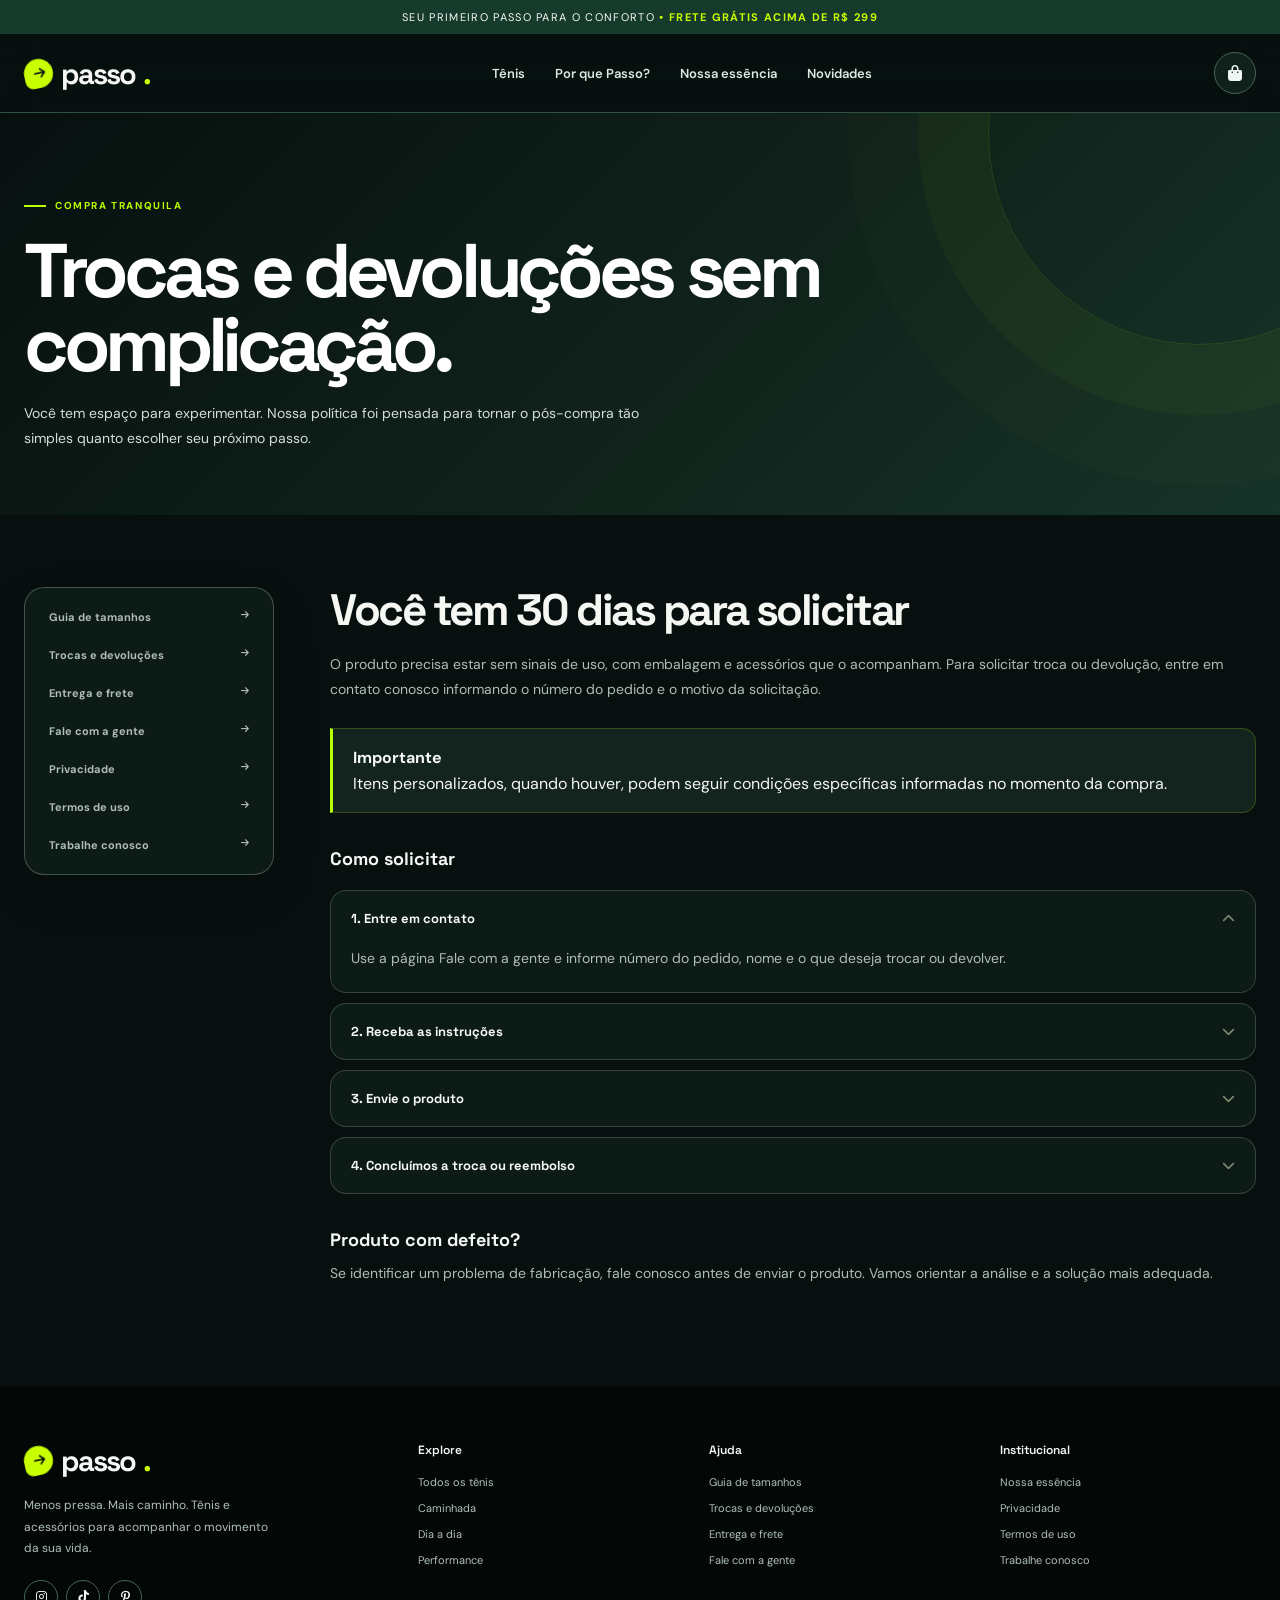
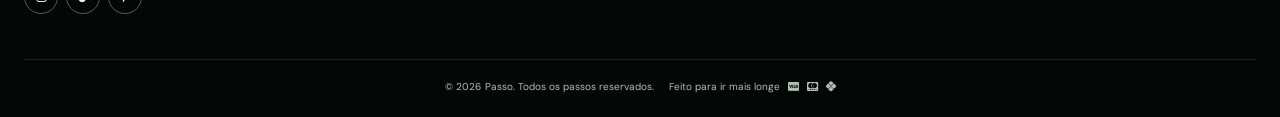
<file: trocas-e-devolucoes.html>
<!DOCTYPE html>

<html lang="pt-BR">
<head>
<meta charset="utf-8"/>
<meta content="width=device-width, initial-scale=1.0" name="viewport"/>
<meta content="#07100f" name="theme-color"/>
<meta content="Passo — Trocas e devoluções." name="description"/>
<title>
   Trocas e devoluções — PASSO
  </title>
<link href="https://fonts.googleapis.com" rel="preconnect"/>
<link crossorigin="" href="https://fonts.gstatic.com" rel="preconnect"/>
<link href="https://fonts.googleapis.com/css2?family=DM+Sans:wght@400;500;600;700&amp;family=Space+Grotesk:wght@400;500;600;700&amp;display=swap" rel="stylesheet"/>
<!-- Dependência visual: biblioteca Font Awesome -->
<link href="https://cdnjs.cloudflare.com/ajax/libs/font-awesome/6.7.2/css/all.min.css" rel="stylesheet"/>
<!-- Estilos globais da loja e componentes compartilhados -->
<link href="assets/css/style.css" rel="stylesheet"/>
<!-- Estilos específicos das páginas institucionais -->
<link href="assets/css/info-pages.css" rel="stylesheet"/>
</head>
<body class="info-page">
<div class="announcement">
   SEU PRIMEIRO PASSO PARA O CONFORTO
   <strong>
    • FRETE GRÁTIS ACIMA DE R$ 299
   </strong>
</div>
<!-- ===== CABEÇALHO: .header ===== -->
<header class="header">
<div class="container nav">
<button aria-expanded="false" aria-label="Abrir menu" class="icon-btn menu-toggle" id="menuToggle">
<i class="fa-bars fa-solid">
</i>
</button>
<a aria-label="Passo, início" class="logo" href="home.html">
<span class="logo-mark">
<i class="fa-arrow-right fa-solid">
</i>
</span>
     passo
     <span style="color: #8b9b76">
      .
     </span>
</a>
<!-- ===== NAVEGAÇÃO: #navLinks ===== -->
<nav aria-label="Navegação principal" class="nav-links" id="navLinks">
<a href="home.html#colecao">
      Tênis
     </a>
<a href="home.html#beneficios">
      Por que Passo?
     </a>
<a href="home.html#historia">
      Nossa essência
     </a>
<a href="home.html#newsletter">
      Novidades
     </a>
</nav>
<div class="nav-actions">
<a aria-label="Ver coleção" class="icon-btn" href="home.html#colecao">
<i class="fa-bag-shopping fa-solid">
</i>
</a>
</div>
</div>
</header>
<!-- ===== CONTEÚDO PRINCIPAL ===== -->
<main>
<!-- ===== SEÇÃO: .info-hero ===== -->
<section class="info-hero">
<div class="container">
<div class="info-kicker">
      Compra tranquila
     </div>
<h1>
      Trocas e devoluções sem complicação.
     </h1>
<p>
      Você tem espaço para experimentar. Nossa política foi pensada para tornar o
          pós-compra tão simples quanto
          escolher seu próximo passo.
     </p>
</div>
</section>
<div class="container info-layout">
<!-- ===== BARRA LATERAL: .info-sidebar ===== -->
<aside aria-label="Navegação de ajuda" class="info-sidebar">
<a href="guia-de-tamanhos.html">
      Guia de tamanhos
      <i class="fa-arrow-right fa-solid">
</i>
</a>
<a href="trocas-e-devolucoes.html">
      Trocas e devoluções
      <i class="fa-arrow-right fa-solid">
</i>
</a>
<a href="entrega-e-frete.html">
      Entrega e frete
      <i class="fa-arrow-right fa-solid">
</i>
</a>
<a href="fale-com-a-gente.html">
      Fale com a gente
      <i class="fa-arrow-right fa-solid">
</i>
</a>
<a href="privacidade.html">
      Privacidade
      <i class="fa-arrow-right fa-solid">
</i>
</a>
<a href="termos-de-uso.html">
      Termos de uso
      <i class="fa-arrow-right fa-solid">
</i>
</a>
<a href="trabalhe-conosco.html">
      Trabalhe conosco
      <i class="fa-arrow-right fa-solid">
</i>
</a>
</aside>
<article class="info-content">
<h2>
      Você tem 30 dias para solicitar
     </h2>
<p>
      O produto precisa estar sem sinais de uso, com embalagem e acessórios que o acompanham. Para solicitar
          troca ou devolução, entre em contato conosco informando o número do pedido e o motivo da
          solicitação.
     </p>
<div class="info-note">
<strong>
       Importante
      </strong>
      Itens personalizados, quando houver, podem seguir condições específicas
          informadas no momento da compra.
     </div>
<h3>
      Como solicitar
     </h3>
<div class="faq-list">
<details class="faq-item" open="">
<summary>
        1. Entre em contato
        <i class="fa-chevron-down fa-solid">
</i>
</summary>
<div class="faq-answer">
<p>
         Use a página Fale com a gente e informe número do pedido, nome e o que deseja trocar ou
                devolver.
        </p>
</div>
</details>
<details class="faq-item">
<summary>
        2. Receba as instruções
        <i class="fa-chevron-down fa-solid">
</i>
</summary>
<div class="faq-answer">
<p>
         Nossa equipe analisa a solicitação e envia as orientações de postagem e
                próximos passos.
        </p>
</div>
</details>
<details class="faq-item">
<summary>
        3. Envie o produto
        <i class="fa-chevron-down fa-solid">
</i>
</summary>
<div class="faq-answer">
<p>
         Embale o produto com cuidado e siga exatamente as instruções recebidas.
        </p>
</div>
</details>
<details class="faq-item">
<summary>
        4. Concluímos a troca ou reembolso
        <i class="fa-chevron-down fa-solid">
</i>
</summary>
<div class="faq-answer">
<p>
         Após o recebimento e conferência, processamos a troca ou o reembolso conforme a modalidade
                escolhida
                e as condições aplicáveis.
        </p>
</div>
</details>
</div>
<h3>
      Produto com defeito?
     </h3>
<p>
      Se identificar um problema de fabricação, fale conosco antes de enviar o produto. Vamos orientar
          a análise
          e a solução mais adequada.
     </p>
</article>
</div>
</main>
<!-- ===== RODAPÉ: .footer ===== -->
<footer class="footer">
<div class="container">
<div class="footer-grid">
<div class="footer-brand">
<a class="logo" href="index.html">
<span class="logo-mark">
<i class="fa-arrow-right fa-solid">
</i>
</span>
       passo
       <span style="color: var(--lime)">
        .
       </span>
</a>
<p>
       Menos pressa. Mais caminho. Tênis e acessórios para acompanhar o movimento da sua vida.
      </p>
<div class="socials">
<a aria-disabled="true" aria-label="Instagram" tabindex="0">
<i class="fa-brands fa-instagram">
</i>
</a>
<a aria-disabled="true" aria-label="TikTok" tabindex="0">
<i class="fa-brands fa-tiktok">
</i>
</a>
<a aria-disabled="true" aria-label="Pinterest" tabindex="0">
<i class="fa-brands fa-pinterest-p">
</i>
</a>
</div>
</div>
<div class="footer-col">
<h4>
       Explore
      </h4>
<a href="index.html#colecao">
       Todos os tênis
      </a>
<a data-footer-filter="caminhada" href="index.html#colecao">
       Caminhada
      </a>
<a data-footer-filter="dia-a-dia" href="index.html#colecao">
       Dia a dia
      </a>
<a data-footer-filter="performance" href="index.html#colecao">
       Performance
      </a>
</div>
<div class="footer-col">
<h4>
       Ajuda
      </h4>
<a href="guia-de-tamanhos.html">
       Guia de tamanhos
      </a>
<a href="trocas-e-devolucoes.html">
       Trocas e devoluções
      </a>
<a href="entrega-e-frete.html">
       Entrega e frete
      </a>
<a href="fale-com-a-gente.html">
       Fale com a gente
      </a>
</div>
<div class="footer-col">
<h4>
       Institucional
      </h4>
<a href="index.html#historia">
       Nossa essência
      </a>
<a href="privacidade.html">
       Privacidade
      </a>
<a href="termos-de-uso.html">
       Termos de uso
      </a>
<a href="trabalhe-conosco.html">
       Trabalhe conosco
      </a>
</div>
</div>
<div class="footer-bottom">
<span class="footer-copyright">
<span class="copyright-symbol">
       ©
      </span>
<span class="copyright-year">
       2026
      </span>
<span class="copyright-text">
       Passo. Todos os passos reservados.
      </span>
</span>
<span>
      Feito para ir mais longe
      <i class="fa-brands fa-cc-visa">
</i>
<i class="fa-brands fa-cc-mastercard">
</i>
<i class="fa-brands fa-pix">
</i>
</span>
</div>
</div>
</footer>
<!-- Script: comportamento específico desta página -->
<script>
   document.getElementById("menuToggle")?.addEventListener("click", () => {
      const nav = document.getElementById("navLinks");
      const open = nav.classList.toggle("open");
      document.getElementById("menuToggle").setAttribute("aria-expanded", open);
    });
    document.getElementById("navLinks")?.addEventListener("click", (e) => {
      if (e.target.closest("a")) document.getElementById("navLinks").classList.remove("open");
    });
    document.querySelectorAll("form[data-demo]").forEach((form) =>
      form.addEventListener("submit", (e) => {
        e.preventDefault();
        const s = form.querySelector(".form-status");
        if (s) {
          s.classList.add("show");
          s.textContent = "Recebemos sua mensagem. Nossa equipe retorna em breve.";
        }
        form.reset();
      }),
    );
  </script>
</body>
</html>
</file>
<file: assets/css/style.css>
/**
 * PASSO — assets/css/style.css
 * Folha principal: tokens, reset, layout, componentes, páginas e responsividade.
 * Organização: tokens globais → base → componentes → páginas → estados → animações → media queries.
 * A ordem original das regras e dos breakpoints foi preservada para manter a cascata.
 */

/*==========================================================
   VARIÁVEIS GLOBAIS (:root)
   ==========================================================*/
:root {
  --display: "Space Grotesk", sans-serif;
  --font: "DM Sans", sans-serif;
  --green: #163b2c;
  --ink: #f0f7f3;
  --lime: #c8ff00;
  --line: #315044;
  --muted: #a4b9af;
  --orange: #ff754f;
  --paper: #07100f;
  --radius: 24px;
  --search-thumb-size: 44px;
  --shadow: 0 18px 50px #0009;
  --white: #10201a;
  color-scheme: dark;
}
/*==========================================================
   ESTILOS
   ==========================================================*/
/*================================================================
   PASSO LABS · ESTILOS
   ================================================================*/
/*================================================================
   VARIÁVEIS GLOBAIS (:root)
   ================================================================*/
/*================================================================
   BASE E RESET
   ================================================================*/
* {
  box-sizing: border-box;
  margin: 0;
  padding: 0;
}
html {
  scroll-behavior: smooth;
  scroll-padding-top: 100px;
}
body {
  font-family: var(--font);
  overflow-x: hidden;
}
body.locked {
  overflow: hidden;
}
button, input, select {
  font: inherit;
}
a, button {
  -webkit-tap-highlight-color: transparent;
}
button {
  cursor: pointer;
}
a {
  color: inherit;
  text-decoration: none;
}
img {
  display: block;
  max-width: 100%;
}
::selection {
  background: var(--lime);
  color: #07100f;
}
/*================================================================
   CONTAINER
   ================================================================*/
.container {
  margin-inline: auto;
  width: min(1240px, calc(100% - 48px));
}
/*================================================================
   BARRA DE ANÚNCIO
   ================================================================*/
.announcement {
  background: var(--green);
  color: #fff;
  font-size: 11px;
  letter-spacing: 0.12em;
  padding: 10px 16px;
  text-align: center;
  text-transform: uppercase;
}
.announcement strong {
  color: var(--lime);
  font-weight: 700;
}
/*================================================================
   CABEÇALHO
   ================================================================*/
.header {
  backdrop-filter: blur(18px);
  border-bottom: 1px solid #17211b0d;
  position: sticky;
  top: 0;
  z-index: 50;
}
/*================================================================
   NAVEGAÇÃO
   ================================================================*/
.nav {
  align-items: center;
  display: flex;
  gap: 24px;
  height: 78px;
  justify-content: space-between;
}
/*================================================================
   LOGO
   ================================================================*/
.logo {
  align-items: center;
  display: flex;
  font: 700 29px var(--display);
  gap: 8px;
  letter-spacing: -2px;
}
.logo-mark {
  background: var(--lime);
  border-radius: 50% 50% 50% 8px;
  display: grid;
  font-size: 13px;
  height: 29px;
  place-items: center;
  transform: rotate(-12deg);
  width: 29px;
}
/*================================================================
   NAVEGAÇÃO
   ================================================================*/
.nav-links {
  align-items: center;
  display: flex;
  font-size: 13px;
  font-weight: 600;
  gap: 30px;
}
.nav-links a {
  transition: color 0.2s;
}
.nav-links a:hover {
  color: #6e8e19;
}
.nav-actions {
  align-items: center;
  display: flex;
  gap: 9px;
}
/*================================================================
   ÍCONES
   ================================================================*/
.icon-btn {
  border: 1px solid var(--line);
  border-radius: 50%;
  display: grid;
  height: 42px;
  place-items: center;
  position: relative;
  transition: background 0.2s,
    transform 0.2s;
  width: 42px;
}
.icon-btn:hover {
  background: var(--lime);
  transform: translateY(-2px);
}
/*================================================================
   CARRINHO
   ================================================================*/
.cart-count {
  background: var(--orange);
  border-radius: 50%;
  color: white;
  display: grid;
  font-size: 10px;
  font-weight: 700;
  height: 18px;
  place-items: center;
  position: absolute;
  right: -3px;
  top: -4px;
  width: 18px;
}
/*================================================================
   MENU
   ================================================================*/
.menu-toggle {
  display: none;
}
/*================================================================
   HERO
   ================================================================*/
/*================================================================
   EYEBROW
   ================================================================*/
.eyebrow {
  align-items: center;
  display: inline-flex;
  font-size: 10px;
  font-weight: 700;
  gap: 9px;
  letter-spacing: 0.16em;
  text-transform: uppercase;
}
.eyebrow:before {
  background: currentColor;
  content: "";
  height: 2px;
  width: 22px;
}
/*================================================================
   HERO
   ================================================================*/
.hero h1 {
  font: 700 clamp(46px, 6.2vw, 82px)/0.98 var(--display);
  letter-spacing: -0.075em;
  margin: 24px 0 20px;
  max-width: 560px;
}
.hero h1 em {
  color: var(--green);
  font-style: normal;
  position: relative;
}
/*================================================================
   BOTÕES
   ================================================================*/
.btn {
  align-items: center;
  border: 0;
  border-radius: 100px;
  display: inline-flex;
  font-size: 12px;
  font-weight: 700;
  gap: 12px;
  justify-content: center;
  padding: 15px 22px;
  transition: transform 0.25s,
    background 0.25s;
  white-space: nowrap;
}
.btn:hover {
  transform: translateY(-3px);
}
.btn-dark {
  background: var(--ink);
  color: #fff;
}
.btn-dark:hover {
  background: var(--green);
}
/*================================================================
   TEXT
   ================================================================*/
.text-link {
  border-bottom: 1px solid currentColor;
  font-size: 12px;
  font-weight: 700;
  padding-bottom: 4px;
}
/*================================================================
   FAIXA ANIMADA (TICKER)
   ================================================================*/
.ticker {
  background: var(--green);
  color: white;
  margin-top: 40px;
  overflow: hidden;
  padding: 17px 0;
}
.ticker-track {
  animation: marquee 40s linear infinite;
  display: flex;
  width: max-content;
  will-change: transform;
}
.ticker-group {
  display: flex;
  flex: 0 0 auto;
  flex-wrap: nowrap;
}
.ticker-item {
  align-items: center;
  display: flex;
  font: 600 13px var(--display);
  gap: 24px;
  letter-spacing: 0.08em;
  padding: 0 26px;
  text-transform: uppercase;
  white-space: nowrap;
}
.ticker-item i {
  color: var(--lime);
  font-size: 13px;
}
/*================================================================
   SEÇÕES
   ================================================================*/
.section {
  padding: 88px 0;
}
.section-head {
  align-items: end;
  display: flex;
  gap: 25px;
  justify-content: space-between;
  margin-bottom: 28px;
}
/*================================================================
   KICKER
   ================================================================*/
.kicker {
  color: var(--muted);
  font-size: 10px;
  font-weight: 700;
  letter-spacing: 0.15em;
  margin-bottom: 13px;
  text-transform: uppercase;
}
/*================================================================
   SEÇÕES
   ================================================================*/
.section h2 {
  font: 700 clamp(32px, 4vw, 49px)/1.04 var(--display);
  letter-spacing: -0.065em;
}
.section-head p {
  color: var(--muted);
  font-size: 13px;
  line-height: 1.7;
  max-width: 310px;
}
/*================================================================
   FILTERS
   ================================================================*/
.filters {
  display: flex;
  flex-wrap: wrap;
  gap: 8px;
  margin-bottom: 24px;
}
/*================================================================
   FILTER
   ================================================================*/
.filter-btn {
  border: 1px solid var(--line);
  border-radius: 100px;
  font-size: 11px;
  font-weight: 700;
  padding: 10px 16px;
  transition: 0.2s;
}
/*================================================================
   PRODUTOS
   ================================================================*/
.product-grid {
  display: grid;
  gap: 16px;
  grid-template-columns: repeat(4, minmax(0, 1fr));
}
.product-card {
  animation: fadeUp 0.5s both;
  min-width: 0;
  position: relative;
}
.product-image {
  border: 1px solid #baff0020;
  border-radius: 20px;
  display: grid;
  height: 245px;
  isolation: isolate;
  overflow: hidden;
  place-items: center;
  position: relative;
}
.product-image:before {
  background: linear-gradient(135deg, #baff000c, transparent 42%, #00000018);
  content: "";
  inset: 0;
  pointer-events: none;
  position: absolute;
  z-index: 0;
}
.product-image img {
  position: relative;
  z-index: 1;
}
.product-tag {
  border-radius: 100px;
  font-size: 9px;
  font-weight: 700;
  left: 12px;
  letter-spacing: 0.06em;
  padding: 7px 10px;
  position: absolute;
  text-transform: uppercase;
  top: 12px;
}
/*================================================================
   FAVORITE
   ================================================================*/
.favorite-btn {
  border: 0;
  border-radius: 50%;
  display: grid;
  height: 34px;
  place-items: center;
  position: absolute;
  right: 12px;
  top: 12px;
  transition: 0.2s;
  width: 34px;
}
/*================================================================
   QUICK
   ================================================================*/
.quick-add {
  border-radius: 100px;
  bottom: 12px;
  font-size: 10px;
  font-weight: 700;
  left: 12px;
  opacity: 0;
  padding: 12px;
  position: absolute;
  right: 12px;
  transform: translateY(60px);
  transition: 0.25s;
}
/*================================================================
   PRODUTOS
   ================================================================*/
.product-card:hover .quick-add, .quick-add:focus-visible {
  opacity: 1;
  transform: translateY(0);
}
.product-info {
  padding: 15px 3px 5px;
}
.product-category {
  color: var(--muted);
  font-size: 9px;
  font-weight: 700;
  letter-spacing: 0.12em;
  text-transform: uppercase;
}
.product-name-row {
  align-items: start;
  display: flex;
  gap: 8px;
  justify-content: space-between;
  margin: 7px 0;
}
.product-name {
  font: 600 16px var(--display);
  letter-spacing: -0.04em;
}
/*================================================================
   RATING
   ================================================================*/
.rating {
  font-size: 10px;
  white-space: nowrap;
}
/*================================================================
   PRODUTOS
   ================================================================*/
.product-desc {
  color: var(--muted);
  font-size: 11px;
  margin: 0 0 12px;
}
/*================================================================
   PRICE
   ================================================================*/
.price-row {
  align-items: center;
  display: flex;
  gap: 8px;
}
.price {
  font-size: 14px;
  font-weight: 700;
}
/*================================================================
   OLD
   ================================================================*/
.old-price {
  color: #92998f;
  font-size: 11px;
  text-decoration: line-through;
}
/*================================================================
   COLOR
   ================================================================*/
.color-dots {
  display: flex;
  gap: 5px;
  margin-top: 13px;
}
.color-dot {
  appearance: none;
  -webkit-appearance: none;
  background: var(--swatch-color, #e8ebe4);
  border: 2px solid var(--card-bg, #e8ebe4);
  border-radius: 50%;
  cursor: pointer;
  display: block;
  flex: 0 0 12px;
  height: 12px;
  outline: 1px solid #cbd1c7;
  padding: 0;
  transition: transform .18s ease, outline-color .18s ease, box-shadow .18s ease;
  width: 12px;
}
.color-dot:hover { transform: scale(1.16); }
.color-dot.active {
  outline: 2px solid #f2f5ef;
  box-shadow: 0 0 0 2px rgba(8, 18, 14, .85);
  transform: scale(1.08);
}
.color-dot:focus-visible {
  outline: 2px solid #fff;
  outline-offset: 3px;
}
/*================================================================
   VIEW
   ================================================================*/
.view-all {
  display: flex;
  justify-content: center;
  margin-top: 34px;
}
/*================================================================
   BENEFÍCIOS
   ================================================================*/
.feature-band {
  padding: 72px 0;
}
.feature-grid {
  display: grid;
  gap: 30px;
  grid-template-columns: repeat(3, 1fr);
}
.feature {
  align-items: flex-start;
  display: flex;
  gap: 16px;
}
.feature-icon {
  border-radius: 15px;
  display: grid;
  flex-shrink: 0;
  font-size: 18px;
  height: 48px;
  place-items: center;
  width: 48px;
}
.feature h3 {
  font: 600 17px var(--display);
  letter-spacing: -0.03em;
  margin: 2px 0 8px;
}
.feature p {
  color: var(--muted);
  font-size: 12px;
  line-height: 1.7;
  max-width: 260px;
}
/*================================================================
   NOSSA ESSÊNCIA
   ================================================================*/
.story {
  align-items: center;
  display: grid;
  gap: 60px;
  grid-template-columns: 1fr 1fr;
}
.story-image {
  border-radius: 28px;
  height: 480px;
  overflow: hidden;
  position: relative;
}
.story-image img {
  height: 100%;
  object-fit: cover;
  width: 100%;
}
.story-badge {
  border-radius: 18px;
  bottom: 20px;
  font: 700 16px var(--display);
  left: 20px;
  padding: 17px 20px;
  position: absolute;
}
.story-copy h2 {
  margin-bottom: 20px;
}
.story-copy > p {
  color: var(--muted);
  font-size: 14px;
  line-height: 1.9;
  max-width: 450px;
}
.story-stats {
  display: flex;
  gap: 28px;
  margin: 30px 0;
}
/*================================================================
   STAT
   ================================================================*/
.stat strong {
  display: block;
  font: 700 28px var(--display);
  letter-spacing: -0.05em;
}
.stat span {
  color: var(--muted);
  font-size: 10px;
  letter-spacing: 0.1em;
  text-transform: uppercase;
}
/*================================================================
   DEPOIMENTOS
   ================================================================*/
.quote-section {
  padding: 15px 0 88px;
}
.quote-card {
  align-items: end;
  background: var(--green);
  border-radius: 28px;
  color: white;
  display: grid;
  gap: 30px;
  grid-template-columns: 1fr auto;
  overflow: hidden;
  padding: clamp(28px, 5vw, 62px);
  position: relative;
}
.quote-card:after {
  color: #ffffff0d;
  content: "“";
  font: 400 300px Georgia;
  position: absolute;
  right: 18%;
  top: -85px;
}
.quote-card blockquote {
  font: 600 clamp(26px, 4vw, 44px)/1.15 var(--display);
  letter-spacing: -0.055em;
  max-width: 770px;
  position: relative;
  z-index: 1;
}
.quote-meta {
  min-width: 160px;
  position: relative;
  z-index: 1;
}
.quote-meta .stars {
  color: var(--lime);
  font-size: 13px;
  letter-spacing: 3px;
  margin-bottom: 10px;
}
.quote-meta span {
  color: #ffffffa8;
  font-size: 11px;
}
/*================================================================
   NEWSLETTER
   ================================================================*/
.newsletter {
  padding: 0 0 85px;
}
.newsletter-inner {
  align-items: center;
  border-top: 1px solid var(--line);
  display: flex;
  gap: 30px;
  justify-content: space-between;
  padding-top: 42px;
}
.newsletter h2 {
  font: 700 29px var(--display);
  letter-spacing: -0.06em;
  margin-bottom: 8px;
}
.newsletter p {
  color: var(--muted);
  font-size: 12px;
}
.newsletter-form {
  display: flex;
  gap: 8px;
  width: min(440px, 100%);
}
.newsletter-form input {
  border: 1px solid var(--line);
  border-radius: 100px;
  flex: 1;
  font-size: 12px;
  min-width: 0;
  outline: none;
  padding: 15px 18px;
}
/*================================================================
   RODAPÉ
   ================================================================*/
.footer {
  padding: 55px 0 24px;
}
.footer-grid {
  display: grid;
  gap: 35px;
  grid-template-columns: 1.4fr 1fr 1fr 1fr;
  padding-bottom: 45px;
}
.footer .logo {
  margin-bottom: 16px;
}
.footer-brand p {
  color: #ffffff8a;
  font-size: 12px;
  line-height: 1.8;
  max-width: 250px;
}
/*================================================================
   SOCIALS
   ================================================================*/
.socials {
  display: flex;
  gap: 8px;
  margin-top: 20px;
}
.socials a {
  border: 1px solid #ffffff25;
  border-radius: 50%;
  display: grid;
  font-size: 12px;
  height: 34px;
  place-items: center;
  transition: 0.2s;
  width: 34px;
}
/*================================================================
   RODAPÉ
   ================================================================*/
.footer-col h4 {
  font: 600 12px var(--display);
  margin-bottom: 17px;
}
.footer-col a {
  color: #ffffff9b;
  display: block;
  font-size: 11px;
  margin: 12px 0;
  transition: color 0.2s;
}
.footer-bottom {
  border-top: 1px solid #ffffff1a;
  color: #ffffff70;
  display: flex;
  font-size: 10px;
  gap: 15px;
  justify-content: center;
  padding-top: 20px;
}
.footer-bottom > span:first-child {
  flex-shrink: 0;
}
.footer-bottom span:last-child {
  display: flex;
  gap: 15px;
}
/*================================================================
   OVERLAY
   ================================================================*/
.overlay {
  inset: 0;
  opacity: 0;
  position: fixed;
  transition: 0.25s;
  visibility: hidden;
  z-index: 90;
}
.overlay.active {
  opacity: 1;
  visibility: visible;
}
/*================================================================
   CARRINHO
   ================================================================*/
.cart-drawer {
  display: flex;
  flex-direction: column;
  height: 100dvh;
  position: fixed;
  right: 0;
  top: 0;
  transform: translateX(105%);
  transition: transform 0.35s cubic-bezier(0.2, 0.8, 0.2, 1);
  width: min(440px, 100%);
  z-index: 100;
}
.cart-drawer.active {
  transform: translateX(0);
}
/*================================================================
   GAVETA LATERAL
   ================================================================*/
.drawer-head {
  align-items: center;
  border-bottom: 1px solid var(--line);
  display: flex;
  justify-content: space-between;
  padding: 24px;
}
.drawer-head h3 {
  font: 700 23px var(--display);
  letter-spacing: -0.05em;
}
.drawer-body {
  flex: 1;
  overflow: auto;
  padding: 20px 24px;
}
/*================================================================
   EMPTY
   ================================================================*/
.empty-cart {
  color: var(--muted);
  padding: 65px 15px;
  text-align: center;
}
.empty-cart i {
  color: #a4ada0;
  font-size: 36px;
  margin-bottom: 17px;
}
.empty-cart h4 {
  color: var(--ink);
  font: 600 19px var(--display);
  margin-bottom: 8px;
}
.empty-cart p {
  font-size: 12px;
  line-height: 1.7;
}
/*================================================================
   CARRINHO
   ================================================================*/
.cart-item {
  align-items: start;
  border-bottom: 1px solid var(--line);
  display: grid;
  gap: 12px;
  grid-template-columns: 68px minmax(0, 1fr) auto;
  padding: 14px 0;
}
.cart-item img {
  aspect-ratio: 1;
  background: #10231d;
  border: 1px solid #ffffff08;
  border-radius: 12px;
  height: 68px;
  mix-blend-mode: normal;
  object-fit: contain;
  padding: 5px;
  width: 68px;
}
.cart-item h4 {
  font: 600 14px var(--display);
  margin: 4px 0;
}
.cart-item small {
  color: var(--muted);
  font-size: 10px;
}
.cart-item .price {
  display: block;
  margin-top: 8px;
}
/*================================================================
   REMOVE
   ================================================================*/
.remove-item {
  align-self: start;
  align-items: center;
  background: rgba(255, 92, 64, .08);
  border: 1px solid rgba(255, 154, 130, .14);
  border-radius: 10px;
  color: #ff9a82;
  cursor: pointer;
  display: grid;
  height: 34px;
  justify-content: center;
  padding: 0;
  place-items: center;
  position: relative;
  width: 34px;
  z-index: 3;
}
.remove-item:hover {
  background: rgba(255, 92, 64, .16);
  border-color: rgba(255, 154, 130, .35);
  transform: translateY(-1px);
}
/*================================================================
   QTY
   ================================================================*/
.qty-controls {
  align-items: center;
  display: flex;
  gap: 10px;
  margin-top: 10px;
}
.qty-controls button {
  border: 1px solid var(--line);
  border-radius: 50%;
  font-size: 12px;
  height: 24px;
  width: 24px;
}
.qty-controls span {
  font-size: 11px;
  font-weight: 700;
}
/*================================================================
   GAVETA LATERAL
   ================================================================*/
.drawer-foot {
  background: white;
  border-top: 1px solid var(--line);
  padding: 22px 24px;
}
/*================================================================
   SUBTOTAL
   ================================================================*/
.subtotal {
  display: flex;
  font-size: 13px;
  justify-content: space-between;
  margin-bottom: 7px;
}
/*================================================================
   SHIPPING
   ================================================================*/
.shipping-note {
  color: var(--muted);
  font-size: 10px;
  margin-bottom: 16px;
}
/*================================================================
   GAVETA LATERAL
   ================================================================*/
.drawer-foot .btn {
  width: 100%;
}
.drawer-foot .secure-note {
  color: var(--muted);
  font-size: 10px;
  margin-top: 12px;
  text-align: center;
}
/*================================================================
   NOTIFICAÇÕES
   ================================================================*/
.toast {
  align-items: center;
  border-radius: 100px;
  bottom: 24px;
  box-shadow: var(--shadow);
  display: flex;
  font-size: 12px;
  gap: 10px;
  left: 50%;
  opacity: 0;
  padding: 14px 20px;
  position: fixed;
  transform: translate(-50%, 20px);
  transition: 0.25s;
  visibility: hidden;
  white-space: nowrap;
  z-index: 120;
}
.toast.active {
  opacity: 1;
  transform: translate(-50%, 0);
  visibility: visible;
}
/*================================================================
   BUSCA
   ================================================================*/
.search-modal {
  align-items: flex-start;
  backdrop-filter: blur(16px);
  display: flex;
  inset: 0;
  justify-content: center;
  opacity: 0;
  padding: 13vh 24px;
  position: fixed;
  transition: 0.2s;
  visibility: hidden;
  z-index: 110;
}
.search-modal.active {
  opacity: 1;
  visibility: visible;
}
.search-box {
  width: min(650px, 100%);
}
.search-top {
  align-items: center;
  border-bottom: 2px solid var(--ink);
  display: flex;
  gap: 15px;
  padding: 15px 0;
}
.search-top input {
  background: transparent;
  border: 0;
  flex: 1;
  font: 600 clamp(20px, 4vw, 30px) var(--display);
  min-width: 0;
  outline: 0;
}
.search-top button {
  background: transparent;
  border: 0;
  font-size: 20px;
}
.search-hint {
  color: var(--muted);
  font-size: 11px;
  margin-top: 16px;
}
.search-results {
  display: grid;
  gap: 8px;
  margin-top: 20px;
}
.search-result {
  align-items: center;
  border: 1px solid var(--line);
  border-radius: 14px;
  display: flex;
  gap: 13px;
  padding: 10px;
  text-align: left;
}
.search-result img {
  background: linear-gradient(145deg, #203b30, #0b1712);
  border-radius: 9px;
  box-sizing: border-box;
  flex: 0 0 var(--search-thumb-size, 44px);
  height: var(--search-thumb-size, 44px);
  mix-blend-mode: normal;
  object-fit: contain;
  object-position: center;
  padding: 3px;
  width: var(--search-thumb-size, 44px);
}
.search-result strong {
  display: block;
  font: 600 14px var(--display);
}
.search-result small {
  color: var(--muted);
  font-size: 11px;
}
.search-result .price {
  margin-left: auto;
}
/*================================================================
   REVEAL
   ================================================================*/
.reveal {
  opacity: 0;
  transform: translateY(24px);
  transition: opacity 0.7s ease,
    transform 0.7s cubic-bezier(0.2, 0.8, 0.2, 1);
}
.reveal.visible {
  opacity: 1;
  transform: translateY(0);
}
.reveal-delay-1 {
  transition-delay: 0.1s;
}
.reveal-delay-2 {
  transition-delay: 0.2s;
}
.reveal-delay-3 {
  transition-delay: 0.3s;
}
/*================================================================
   NO
   ================================================================*/
.no-results {
  font-size: 13px;
  grid-column: 1/-1;
  padding: 40px 10px;
  text-align: center;
}
/*FUTURISTIC HERO*/
.hero {
  background: radial-gradient(ellipse at 78% 35%, #123a2c55, transparent 48%), #07100f;
  padding: 30px 0 0;
}
.hero-tech-grid {
  background: #091512;
  border: 1px solid #284138;
  border-radius: 26px;
  display: grid;
  grid-template-columns: 0.86fr 1.14fr;
  min-height: 590px;
  overflow: hidden;
}
.hero-tech-copy {
  align-items: flex-start;
  display: flex;
  flex-direction: column;
  justify-content: center;
  padding: clamp(30px, 5vw, 66px) clamp(24px, 4vw, 55px);
  position: relative;
  z-index: 2;
}
/*================================================================
   HERO · DETALHES TÉCNICOS
   ================================================================*/
.tech-status {
  align-items: center;
  color: #8ba59b;
  display: flex;
  font: 600 9px var(--display);
  gap: 10px;
  letter-spacing: 0.15em;
}
/*================================================================
   STATUS
   ================================================================*/
.status-pulse {
  animation: pulse 1.6s infinite;
  background: var(--lime);
  border-radius: 50%;
  box-shadow: 0 0 14px var(--lime);
  height: 7px;
  width: 7px;
}
.status-divider {
  color: #38534a;
}
/*================================================================
   HERO
   ================================================================*/
.hero-tech h1 {
  color: #f0f8f3;
  font: 700 clamp(58px, 8.1vw, 108px)/0.82 var(--display);
  letter-spacing: -0.09em;
  margin: 37px 0 28px;
}
.hero-tech h1 span {
  -webkit-text-stroke: 1.5px #c8ff00;
  color: transparent;
  text-shadow: 0 0 34px #c8ff0010;
}
.hero-tech h1 i {
  color: var(--lime);
  font-style: normal;
}
.hero-lead {
  color: #8ca39a;
  font-size: 13px;
  line-height: 1.9;
  max-width: 380px;
}
.hero-tech-actions {
  align-items: center;
  display: flex;
  flex-wrap: wrap;
  gap: 20px;
  margin-top: 28px;
}
.hero-tech .btn-dark {
  background: var(--lime);
  color: #07100f;
}
.hero-tech .btn-dark:hover {
  background: #e2ff7c;
}
/*================================================================
   HERO · DETALHES TÉCNICOS
   ================================================================*/
.tech-spec-link {
  align-items: center;
  color: #c4d5ce;
  display: flex;
  font-size: 10px;
  font-weight: 600;
  gap: 9px;
}
/*================================================================
   PLAY
   ================================================================*/
.play-ring {
  border: 1px solid #38564a;
  border-radius: 50%;
  color: var(--lime);
  display: grid;
  font-size: 10px;
  height: 32px;
  place-items: center;
  transition: 0.25s;
  width: 32px;
}
/*================================================================
   HERO · DETALHES TÉCNICOS
   ================================================================*/
.tech-spec-link:hover .play-ring {
  background: var(--lime);
  color: #07100f;
  transform: translateY(3px);
}
/*================================================================
   HERO
   ================================================================*/
.hero-metrics {
  border-top: 1px solid #284138;
  display: flex;
  gap: clamp(17px, 3vw, 35px);
  margin-top: 45px;
  padding-top: 21px;
  width: 100%;
}
.hero-metrics div {
  display: flex;
  flex-direction: column;
  gap: 7px;
}
.hero-metrics strong {
  color: #f0f8f3;
  font: 600 24px var(--display);
  letter-spacing: -0.05em;
}
.hero-metrics strong span {
  color: var(--lime);
  display: inline-block;
  font-size: 12px;
  letter-spacing: 0;
  margin-left: 4px;
}
.hero-metrics small {
  color: #728b80;
  font-size: 8px;
  letter-spacing: 0.11em;
}
.hero-tech-stage {
  background: radial-gradient(
    ellipse at 53% 45%,
    #244638 0%,
    #112a21 32%,
    #081310 72%
  );
  isolation: isolate;
  min-height: 590px;
  overflow: hidden;
  perspective: 1000px;
  position: relative;
}
/*================================================================
   HERO · PALCO DA IMAGEM
   ================================================================*/
.stage-grid {
  background-image: linear-gradient(#507b651e 1px, transparent 1px),
    linear-gradient(90deg, #507b651e 1px, transparent 1px);
  background-size: 38px 38px;
  inset: -20%;
  mask-image: linear-gradient(transparent, #000 25%, #000 80%, transparent);
  opacity: 0.25;
  position: absolute;
  transform: perspective(400px) rotateX(58deg) scale(1.5);
  transform-origin: center 65%;
}
.stage-orbit {
  border: 1px solid #b9ff5528;
  border-radius: 50%;
  left: 52%;
  position: absolute;
  top: 48%;
  transform: translate(-50%, -50%) rotate(-20deg);
}
/*================================================================
   ORBIT
   ================================================================*/
.orbit-one {
  box-shadow: 0 0 35px #b9ff5508,
    inset 0 0 35px #b9ff5508;
  height: 230px;
  width: 470px;
}
.orbit-two {
  animation: orbitSpin 36s linear infinite;
  border-color: #c8ff001a;
  border-style: dashed;
  height: 370px;
  width: 370px;
}
/*================================================================
   HERO · PALCO DA IMAGEM
   ================================================================*/
.stage-bottomline, .stage-topline {
  align-items: center;
  color: #729085;
  display: flex;
  font: 600 8px var(--display);
  justify-content: space-between;
  left: 24px;
  letter-spacing: 0.13em;
  position: absolute;
  right: 24px;
}
.stage-topline {
  top: 22px;
}
.stage-topline i {
  color: var(--lime);
  margin-right: 7px;
}
.stage-coordinate {
  color: #6c8b7c;
  font: 500 9px/1.8 var(--display);
  letter-spacing: 0.08em;
  position: absolute;
  right: 24px;
  text-align: right;
  top: 76px;
}
/*================================================================
   LACE
   ================================================================*/
.lace-two {
  left: 37%;
  top: 84px;
  transform: rotate(12deg);
  width: 97px;
}
.lace-three {
  left: 35%;
  top: 98px;
  transform: rotate(6deg);
  width: 96px;
}
.lace-four {
  left: 34%;
  top: 111px;
  transform: rotate(1deg);
  width: 86px;
}
/*================================================================
   SCAN
   ================================================================*/
.scan-line {
  animation: scan 6s ease-in-out infinite;
  background: linear-gradient(90deg, transparent, #c8ff00a0, transparent);
  box-shadow: 0 0 16px #c8ff0060;
  height: 1px;
  left: 0;
  pointer-events: none;
  position: absolute;
  right: 0;
  top: 15%;
  z-index: 3;
}
/*================================================================
   HERO · DETALHES TÉCNICOS
   ================================================================*/
.tech-callout {
  align-items: center;
  animation: calloutFloat 4s ease-in-out infinite;
  backdrop-filter: blur(8px);
  background: #07100fbf;
  border: 1px solid #45634d80;
  border-radius: 6px;
  display: flex;
  gap: 9px;
  padding: 10px 12px;
  position: absolute;
  z-index: 4;
}
/*================================================================
   CALLOUT
   ================================================================*/
.callout-a {
  left: 7%;
  top: 29%;
}
.callout-b {
  animation-delay: -2s;
  bottom: 26%;
  right: 6%;
}
.callout-dot {
  background: var(--lime);
  border-radius: 50%;
  box-shadow: 0 0 10px var(--lime);
  height: 6px;
  width: 6px;
}
/*================================================================
   HERO · DETALHES TÉCNICOS
   ================================================================*/
.tech-callout div {
  display: flex;
  flex-direction: column;
  gap: 4px;
}
.tech-callout small {
  color: #78988a;
  font-size: 7px;
  letter-spacing: 0.1em;
}
.tech-callout strong {
  color: #e6f2e9;
  font: 600 10px var(--display);
  letter-spacing: 0.04em;
}
/*================================================================
   HERO · PALCO DA IMAGEM
   ================================================================*/
.stage-bottomline {
  bottom: 22px;
}
.stage-bottomline i {
  color: var(--lime);
  margin-right: 6px;
}
.stage-index {
  bottom: 65px;
  color: #c8ff00;
  font: 700 12px var(--display);
  left: 25px;
  letter-spacing: 0.1em;
  position: absolute;
}
/*================================================================
   HERO
   ================================================================*/
.hero-bottom-strip {
  border-bottom: 1px solid #203b33;
  display: flex;
  flex-wrap: wrap;
  gap: 16px;
  justify-content: space-between;
  padding: 17px 4px 19px;
}
.hero-bottom-strip span {
  color: #718b80;
  font: 600 8px var(--display);
  letter-spacing: 0.12em;
}
.hero-bottom-strip i {
  color: var(--lime);
  margin-right: 7px;
}
.hero-bottom-strip .scroll-cue i {
  margin-left: 8px;
  margin-right: 0;
}
/*================================================================
   ANIMAÇÕES (KEYFRAMES)
   ================================================================*/
/*================================================================
   RESPONSIVO / PREFERÊNCIAS · @media (max-width:1000px)
   ================================================================*/
/*================================================================
   RESPONSIVO / PREFERÊNCIAS · @media (max-width:720px)
   ================================================================*/
/*================================================================
   RESPONSIVO / PREFERÊNCIAS · @media (max-width:380px)
   ================================================================*/
/*================================================================
   RESPONSIVO / PREFERÊNCIAS · @media (prefers-reduced-motion:reduce)
   ================================================================*/
@media (prefers-reduced-motion: reduce) {
  /*BASE E RESET*/
  *, *:after, *:before {
    animation-duration: 0.01ms !important;
    animation-iteration-count: 1 !important;
    scroll-behavior: auto !important;
    transition-duration: 0.01ms !important;
  }
  /*REVEAL*/
  .reveal {
    opacity: 1;
    transform: none;
  }
  /*HERO · o tênis continua flutuando, com movimento suave, mesmo com "reduzir movimento" ativo*/
  .hero-custom-image {
    animation-duration: 6s !important;
    animation-iteration-count: infinite !important;
  }
}
/*================================================================
   RESPONSIVO / PREFERÊNCIAS · @media (max-width:1000px)
   ================================================================*/
/*================================================================
   RESPONSIVO / PREFERÊNCIAS · @media (max-width:720px)
   ================================================================*/
/*================================================================
   RESPONSIVO / PREFERÊNCIAS · @media (max-width:380px)
   ================================================================*/
/*================================================================
   BASE E RESET
   ================================================================*/
body {
  background: var(--paper);
  color: var(--ink);
}
/*================================================================
   CABEÇALHO
   ================================================================*/
.header {
  background: rgba(7, 16, 15, 0.94);
  border-bottom-color: #315044;
}
/*================================================================
   NAVEGAÇÃO
   ================================================================*/
.nav-links a {
  color: #dce9e1;
}
.nav-links a:focus-visible, .nav-links a:hover {
  color: var(--lime);
}
/*================================================================
   LOGO
   ================================================================*/
.logo-mark {
  color: #07100f;
}
.logo > span:last-child {
  color: #c8ff00 !important;
}
/*================================================================
   ÍCONES
   ================================================================*/
.icon-btn {
  background: #10201a;
  border-color: #466458;
  color: #f0f7f3;
}
.icon-btn:focus-visible, .icon-btn:hover {
  background: var(--lime);
  border-color: var(--lime);
  color: #07100f;
}
/*================================================================
   BOTÕES
   ================================================================*/
.btn {
  outline-offset: 4px;
}
.btn-dark, .hero-tech .btn-dark {
  background: var(--lime);
  border: 1px solid var(--lime);
  color: #07100f;
}
.btn-dark:hover, .hero-tech .btn-dark:hover {
  background: #e2ff7c;
  border-color: #e2ff7c;
  color: #07100f;
}
.btn-light {
  background: #e7f0e9;
  color: #10201a;
}
/*================================================================
   TEXT
   ================================================================*/
.text-link {
  color: inherit;
}
/*================================================================
   FILTER
   ================================================================*/
.filter-btn {
  background: #10201a;
  border-color: #466458;
  color: #e1ece5;
}
.filter-btn.active, .filter-btn:hover {
  background: var(--lime);
  border-color: var(--lime);
  color: #07100f;
}
/*================================================================
   PRODUTOS
   ================================================================*/
.product-tag {
  background: #07100f;
  border: 1px solid #ffffff28;
  color: #f4f8f4;
}
/*================================================================
   FAVORITE
   ================================================================*/
.favorite-btn {
  background: #f4f8f4;
  color: #17251e;
}
.favorite-btn:hover {
  background: var(--lime);
  color: #07100f;
}
.favorite-btn.active {
  background: var(--orange);
  color: #fff;
}
/*================================================================
   QUICK
   ================================================================*/
.quick-add {
  background: var(--lime);
  border: 1px solid var(--lime);
  color: #07100f;
}
.quick-add:focus-visible, .quick-add:hover {
  background: #e2ff7c;
  color: #07100f;
}
/*================================================================
   PRODUTOS
   ================================================================*/
.feature p, .newsletter p, .product-category, .product-desc, .section-head p, .stat span, .story-copy > p {
  color: #a4b9af;
}
/*================================================================
   RATING
   ================================================================*/
.rating {
  color: #ffd166;
}
/*================================================================
   COLOR
   ================================================================*/
.color-dot {
  outline-color: #9cb2a5;
}
/*================================================================
   BENEFÍCIOS
   ================================================================*/
.feature-band {
  background: #0d1c17;
  border-block: 1px solid #203b30;
}
.feature-icon {
  background: var(--lime);
  color: #07100f;
}
/*================================================================
   NOSSA ESSÊNCIA
   ================================================================*/
.story-image {
  background: #17291f;
}
.story-badge {
  background: var(--lime);
  color: #07100f;
}
/*================================================================
   DEPOIMENTOS
   ================================================================*/
.announcement, .quote-card, .ticker {
  background: #163b2c;
  color: #f4faf6;
}
/*================================================================
   BARRA DE ANÚNCIO
   ================================================================*/
.announcement strong, .ticker-item i {
  color: var(--lime);
}
/*================================================================
   NEWSLETTER
   ================================================================*/
.newsletter-inner {
  border-color: var(--line);
}
.newsletter-form input {
  background: #10201a;
  border-color: #466458;
  color: #f0f7f3;
}
.newsletter-form input::placeholder, .search-top input::placeholder {
  color: #a4b9af;
  opacity: 1;
}
.newsletter-form input:focus {
  border-color: var(--lime);
  box-shadow: 0 0 0 3px #c8ff0022;
}
/*================================================================
   RODAPÉ
   ================================================================*/
.footer {
  background: #030807;
  color: #f4faf6;
}
.footer-bottom, .footer-brand p, .footer-col a {
  color: #b0c0b7;
}
.footer-col a:hover {
  color: var(--lime);
}
/*================================================================
   SOCIALS
   ================================================================*/
.socials a {
  border-color: #466458;
  color: #f4faf6;
}
.socials a:hover {
  background: var(--lime);
  color: #07100f;
}
/*================================================================
   CARRINHO
   ================================================================*/
.cart-drawer {
  background: #0b1712;
  color: #f0f7f3;
}
/*================================================================
   GAVETA LATERAL
   ================================================================*/
.drawer-foot, .drawer-head {
  background: #10201a;
  border-color: var(--line);
}
.cart-item h4, .drawer-head h3, .empty-cart h4 {
  color: #f0f7f3;
}
.cart-item small, .drawer-foot .secure-note, .empty-cart, .shipping-note {
  color: #a4b9af;
}
/*================================================================
   QTY
   ================================================================*/
.qty-controls button {
  background: #183126;
  border-color: #466458;
  color: #f4faf6;
}
.qty-controls button:hover {
  background: var(--lime);
  color: #07100f;
}
/*================================================================
   REMOVE
   ================================================================*/
.remove-item {
  color: #ff9a82;
}
/*================================================================
   OVERLAY
   ================================================================*/
.overlay {
  background: #000b;
}
/*================================================================
   BUSCA
   ================================================================*/
.search-modal {
  background: rgba(3, 10, 8, 0.97);
}
.search-top {
  border-color: var(--lime);
}
.search-top button, .search-top input {
  color: #f0f7f3;
}
.search-result {
  background: #10201a;
  border-color: #315044;
  color: #f0f7f3;
}
.search-result:focus-visible, .search-result:hover {
  background: #173126;
  border-color: var(--lime);
}
/*================================================================
   NOTIFICAÇÕES
   ================================================================*/
.toast {
  background: var(--lime);
  color: #07100f;
}
.toast i {
  color: #163b2c;
}
/*================================================================
   NO
   ================================================================*/
.no-results {
  color: #b0c0b7;
}
/*================================================================
   BOTÕES
   ================================================================*/
.btn:focus-visible, .favorite-btn:focus-visible, .filter-btn:focus-visible, .icon-btn:focus-visible, .quick-add:focus-visible, a:focus-visible {
  outline: 2px solid var(--lime);
  outline-offset: 3px;
}
/*================================================================
   RESPONSIVO / PREFERÊNCIAS · @media (hover:none)
   ================================================================*/
@media (hover: none) {
  /*QUICK*/
  .quick-add {
    opacity: 1;
    transform: none;
  }
}
/*================================================================
   RESPONSIVO / PREFERÊNCIAS · @media (prefers-contrast:more)
   ================================================================*/
@media (prefers-contrast: more) {
  /*BASE E RESET*/
  :root {
    --line: #719083;
    --muted: #c3d2ca;
  }
  /*PRODUTOS*/
  .feature p, .product-desc, .section-head p, .story-copy > p {
    color: #d0ddd5;
  }
}
/*Imagem própria na hero: use assets/images/hero-tenis.png (preferencialmente PNG transparente).*/
.hero-custom-image {
  animation: customHeroFloat 6s ease-in-out infinite;
  filter: drop-shadow(0 28px 28px #0008);
  height: 78%;
  left: 50%;
  object-fit: contain;
  pointer-events: none;
  position: absolute;
  top: 50%;
  transform: translate(-50%, -50%);
  width: min(88%, 560px);
  z-index: 2;
}
.hero-custom-image:not([src]) {
  display: none;
}
/*================================================================
   RESPONSIVO / PREFERÊNCIAS · @media (max-width:720px)
   ================================================================*/
/*Área de produtos: estado quando a imagem local ainda não foi adicionada*/
.product-image.image-missing::after {
  align-items: center;
  color: var(--muted, #7b837b);
  content: "Adicione sua imagem em assets/images/produtos";
  display: flex;
  font-size: 12px;
  inset: 0;
  justify-content: center;
  line-height: 1.5;
  padding: 24px;
  position: absolute;
  text-align: center;
}
/*Ajuste de escala e contraste das imagens dos produtos*/
.product-image {
  background: radial-gradient(
    ellipse at 50% 42%,
    #294b3a 0%,
    #19382b 42%,
    #10251c 72%,
    #09130f 100%
  );
}
.product-image img {
  filter: drop-shadow(0 12px 12px #0006);
  height: 76%;
  mix-blend-mode: normal;
  object-fit: contain;
  transition: transform 0.45s cubic-bezier(0.2, 0.8, 0.2, 1);
  width: 76%;
}
.product-card:hover .product-image img {
  transform: scale(1.035) rotate(-1deg);
}
/*================================================================
   RESPONSIVO / PREFERÊNCIAS · @media (max-width:720px)
   ================================================================*/
/*Personalização: tamanho das miniaturas da busca*/
.search-result {
  min-height: 60px;
}
.search-result img {
  filter: drop-shadow(0 3px 4px #0005);
}
/*Área para imagem própria da seção Nossa essência*/
.story-image.image-missing {
  background: linear-gradient(145deg, #18372a, #0b1510);
  border: 1px dashed #baff0060;
  display: grid;
  place-items: center;
}
.story-image.image-missing:after {
  color: #dce9df;
  content: "Adicione sua imagem em assets/images/historia.jpg";
  font: 500 13px/1.6 var(--body);
  max-width: 80%;
  padding: 16px;
  text-align: center;
}
/*Correção definitiva do rodapé inferior*/
.footer-bottom {
  align-items: center;
  flex-wrap: nowrap;
}
.footer-bottom > span:first-child {
  align-items: baseline;
  display: inline-flex;
  flex: 0 0 auto;
  min-width: max-content;
  white-space: nowrap;
}
.footer-bottom > span:first-child #year {
  display: inline;
  flex: none;
}
.footer-bottom > span:last-child {
  align-items: center;
  display: inline-flex;
  flex: 0 0 auto;
  gap: 8px;
  white-space: nowrap;
}
.footer-bottom > span:last-child > span:last-child {
  align-items: center;
  display: inline-flex;
  gap: 7px;
  margin-left: 4px;
  white-space: nowrap;
}
/*================================================================
   RESPONSIVO / PREFERÊNCIAS · @media (max-width: 720px)
   ================================================================*/
/*Copyright: elementos separados, alinhados na mesma linha*/
.footer-bottom > .footer-copyright {
  align-items: baseline;
  display: inline-flex !important;
  flex: 0 0 auto;
  flex-wrap: nowrap;
  gap: 0.35em;
  justify-content: flex-start;
  min-width: max-content;
  white-space: nowrap;
}
.footer-bottom > .footer-copyright > span {
  display: inline !important;
  flex: 0 0 auto;
  white-space: nowrap;
}
/*SCROLL CUE + VOLTAR AO TOPO*/
.hero-bottom-strip .scroll-cue {
  appearance: none;
  background: transparent;
  border: 0;
  color: #b5c9bd;
  cursor: pointer;
  font: inherit;
  font-size: 10px;
  text-align: left;
  transition: color 0.2s ease,
    transform 0.2s ease;
}
.hero-bottom-strip .scroll-cue:hover, .hero-bottom-strip .scroll-cue:focus-visible {
  color: var(--lime);
  transform: translateY(2px);
}
.hero-bottom-strip .scroll-cue:focus-visible {
  border-radius: 4px;
  outline: 2px solid var(--lime);
  outline-offset: 4px;
}
.back-to-top {
  align-items: center;
  background: var(--lime);
  border: 1px solid #d9ff66;
  border-radius: 50%;
  bottom: 24px;
  box-shadow: 0 8px 28px #0006;
  color: #07100f;
  cursor: pointer;
  display: flex;
  height: 46px;
  justify-content: center;
  opacity: 0;
  pointer-events: none;
  position: fixed;
  right: 24px;
  transform: translateY(8px);
  transition: opacity 0.22s ease,
    transform 0.22s ease,
    box-shadow 0.22s ease;
  visibility: hidden;
  width: 46px;
  z-index: 999;
}
.back-to-top.is-visible {
  opacity: 1;
  pointer-events: auto;
  transform: translateY(0);
  visibility: visible;
}
.back-to-top:hover {
  box-shadow: 0 0 0 5px #c8ff0025,
    0 10px 28px #0007;
  transform: translateY(-3px);
}
.back-to-top:focus-visible {
  outline: 2px solid var(--lime);
  outline-offset: 4px;
}
@media (prefers-reduced-motion: reduce) {
  .hero-bottom-strip .scroll-cue, .back-to-top {
    transition: none;
  }
}
/*FAVORITOS NO CABEÇALHO*/
.favorites-count {
  align-items: center;
  background: var(--orange);
  border: 2px solid var(--bg);
  border-radius: 50%;
  color: #fff;
  display: grid;
  font-size: 10px;
  font-weight: 700;
  height: 18px;
  line-height: 1;
  min-width: 18px;
  padding: 0 3px;
  place-items: center;
  position: absolute;
  right: -3px;
  top: -4px;
}
.favorites-count[hidden] {
  display: none;
}
.favorites-trigger.has-favorites {
  color: var(--orange);
}
.favorites-trigger.has-favorites > i {
  color: var(--orange);
}
.favorites-trigger:focus-visible {
  outline: 2px solid var(--lime);
  outline-offset: 3px;
}
/*================================================================
   CHECKOUT · PASSO
   ================================================================*/
.checkout-page {
  min-height: 100vh;
}
.checkout-header {
  border-bottom: 1px solid var(--line);
}
.checkout-header .nav {
  height: 76px;
}
.checkout-header .checkout-back {
  align-items: center;
  color: var(--muted);
  display: inline-flex;
  font-size: 12px;
  font-weight: 700;
  gap: 9px;
  transition: color 0.2s ease;
}
.checkout-header .checkout-back:hover {
  color: var(--lime);
}
.checkout-main {
  margin: 0 auto;
  max-width: 1120px;
  padding: 54px 24px 80px;
  width: 100%;
}
.checkout-intro {
  margin-bottom: 32px;
}
.checkout-eyebrow {
  color: var(--lime);
  font-size: 10px;
  font-weight: 700;
  letter-spacing: 0.16em;
  margin-bottom: 12px;
  text-transform: uppercase;
}
.checkout-intro h1 {
  font: 700 clamp(32px, 5vw, 52px)/1.05 var(--display);
  letter-spacing: -0.06em;
}
.checkout-intro p {
  color: var(--muted);
  font-size: 13px;
  margin-top: 12px;
}
.checkout-layout {
  align-items: start;
  display: grid;
  gap: 30px;
  grid-template-columns: minmax(0, 1.25fr) minmax(300px, 0.75fr);
}
.checkout-form, .checkout-summary {
  background: #0b1712;
  border: 1px solid var(--line);
  border-radius: 20px;
  min-width: 0;
}
.checkout-form {
  padding: clamp(20px, 3vw, 30px);
}
.checkout-section + .checkout-section {
  border-top: 1px solid var(--line);
  margin-top: 28px;
  padding-top: 26px;
}
.checkout-section-title {
  align-items: center;
  display: flex;
  gap: 12px;
  margin-bottom: 20px;
}
.checkout-section-title > span {
  align-items: center;
  border: 1px solid #c8ff0055;
  border-radius: 50%;
  color: var(--lime);
  display: grid;
  flex: 0 0 30px;
  font: 700 12px var(--display);
  height: 30px;
  place-items: center;
  width: 30px;
}
.checkout-section-title h2 {
  font: 600 18px var(--display);
  letter-spacing: -0.03em;
}
.checkout-fields {
  display: grid;
  gap: 16px;
  grid-template-columns: repeat(2, minmax(0, 1fr));
}
.checkout-field {
  display: flex;
  flex-direction: column;
  gap: 7px;
  min-width: 0;
}
.checkout-field.full {
  grid-column: 1 / -1;
}
.checkout-field label {
  color: #cbd9d1;
  font-size: 11px;
  font-weight: 600;
}
.checkout-field input, .checkout-field select {
  appearance: none;
  background: #07100f;
  border: 1px solid #315044;
  border-radius: 10px;
  color: var(--ink);
  min-height: 46px;
  outline: none;
  padding: 0 13px;
  transition: border-color 0.2s ease,
    box-shadow 0.2s ease,
    background 0.2s ease;
  width: 100%;
}
.checkout-field input::placeholder {
  color: #65796e;
}
.checkout-field input:hover, .checkout-field select:hover {
  border-color: #8da64a;
}
.checkout-field input:focus, .checkout-field select:focus {
  background: #0a1711;
  border-color: var(--lime);
  box-shadow: 0 0 0 3px #c8ff001a;
}
.payment-options {
  display: grid;
  gap: 10px;
}
.payment-option {
  align-items: center;
  background: #07100f;
  border: 1px solid var(--line);
  border-radius: 12px;
  cursor: pointer;
  display: flex;
  gap: 12px;
  padding: 15px;
  transition: border-color 0.2s ease,
    background 0.2s ease;
}
.payment-option:has(input:checked) {
  background: #c8ff000b;
  border-color: var(--lime);
}
.payment-option input {
  accent-color: var(--lime);
  flex: 0 0 auto;
}
.payment-option i {
  color: var(--lime);
  font-size: 16px;
  width: 20px;
}
.payment-option strong {
  display: block;
  font-size: 12px;
}
.payment-option small {
  color: var(--muted);
  display: block;
  font-size: 10px;
  margin-top: 3px;
}
.checkout-summary {
  padding: 24px;
  position: sticky;
  top: 100px;
}
.checkout-summary h2 {
  font: 600 20px var(--display);
  letter-spacing: -0.04em;
  margin-bottom: 20px;
}
.checkout-products {
  display: grid;
  gap: 15px;
  max-height: 360px;
  overflow: auto;
  padding-right: 3px;
}
.checkout-product {
  align-items: center;
  display: grid;
  gap: 12px;
  grid-template-columns: 62px minmax(0, 1fr) auto;
}
.checkout-product img {
  aspect-ratio: 1;
  background: #10231d;
  border-radius: 10px;
  height: 62px;
  object-fit: contain;
  padding: 4px;
  width: 62px;
}
.checkout-product-name {
  font-size: 12px;
  font-weight: 700;
}
.checkout-product-meta {
  color: var(--muted);
  font-size: 10px;
  margin-top: 4px;
}
.checkout-product-price {
  font-size: 11px;
  font-weight: 700;
  white-space: nowrap;
}
.checkout-totals {
  border-top: 1px solid var(--line);
  display: grid;
  gap: 13px;
  margin-top: 22px;
  padding-top: 20px;
}
.checkout-total-row {
  align-items: center;
  color: var(--muted);
  display: flex;
  font-size: 12px;
  gap: 12px;
  justify-content: space-between;
}
.checkout-total-row strong {
  color: var(--ink);
}
.checkout-total-row.grand-total {
  border-top: 1px solid var(--line);
  color: var(--ink);
  font-size: 14px;
  font-weight: 700;
  margin-top: 3px;
  padding-top: 16px;
}
.checkout-total-row.grand-total strong {
  color: var(--lime);
  font: 700 22px var(--display);
}
.checkout-submit {
  align-items: center;
  background: var(--lime);
  border: 0;
  border-radius: 999px;
  color: #07100f;
  display: flex;
  font-size: 12px;
  font-weight: 700;
  gap: 10px;
  justify-content: center;
  margin-top: 22px;
  min-height: 50px;
  padding: 0 18px;
  transition: background 0.2s ease,
    transform 0.2s ease;
  width: 100%;
}
.checkout-submit:hover {
  background: #d9ff53;
  transform: translateY(-2px);
}
.checkout-secure {
  color: var(--muted);
  font-size: 10px;
  line-height: 1.7;
  margin-top: 13px;
  text-align: center;
}
.checkout-secure i {
  color: var(--lime);
  margin-right: 4px;
}
.checkout-empty {
  background: #0b1712;
  border: 1px solid var(--line);
  border-radius: 18px;
  margin: 0 auto;
  max-width: 560px;
  padding: 42px 24px;
  text-align: center;
}
.checkout-empty > i {
  color: var(--lime);
  font-size: 32px;
  margin-bottom: 18px;
}
.checkout-empty h2 {
  font: 600 24px var(--display);
  margin-bottom: 8px;
}
.checkout-empty p {
  color: var(--muted);
  font-size: 13px;
  line-height: 1.7;
  margin-bottom: 22px;
}
.checkout-empty .btn {
  display: inline-flex;
}
.checkout-notice {
  background: #c8ff0010;
  border: 1px solid #c8ff0040;
  border-radius: 10px;
  color: #dce9e0;
  display: none;
  font-size: 12px;
  line-height: 1.6;
  margin-bottom: 18px;
  padding: 12px 14px;
}
.checkout-notice.is-visible {
  display: block;
}
.checkout-footer {
  border-top: 1px solid var(--line);
  color: var(--muted);
  font-size: 10px;
  padding: 24px;
  text-align: center;
}
/*SELECT PERSONALIZADO DO CHECKOUT — MESMO PADRÃO DE TRABALHE CONOSCO*/
.checkout-field .custom-select {
  position: relative;
  width: 100%;
}
.checkout-field .custom-select-native {
  clip: rect(0, 0, 0, 0) !important;
  height: 1px !important;
  margin: -1px !important;
  overflow: hidden !important;
  padding: 0 !important;
  position: absolute !important;
  white-space: nowrap !important;
  width: 1px !important;
}
.checkout-field .custom-select-trigger {
  align-items: center;
  background: linear-gradient(135deg, #0c1914, #07100f);
  border: 1px solid #dce6df33;
  border-radius: 12px;
  color: #f4f7f2;
  cursor: pointer;
  display: flex;
  font: inherit;
  font-size: 13px;
  gap: 14px;
  justify-content: space-between;
  min-height: 46px;
  padding: 13px;
  text-align: left;
  transition: border-color 0.2s,
    box-shadow 0.2s,
    background 0.2s;
  width: 100%;
}
.checkout-field .custom-select-trigger:hover {
  background: #0b1712;
  border-color: #baff00;
  box-shadow: 0 0 0 3px #baff0018;
}
.checkout-field .custom-select-trigger:focus-visible, .checkout-field .custom-select.open .custom-select-trigger {
  background: #0b1712;
  border-color: #baff00;
  box-shadow: 0 0 0 3px #baff0026;
  outline: none;
}
.checkout-field .custom-select-trigger .select-value {
  overflow: hidden;
  text-overflow: ellipsis;
  white-space: nowrap;
}
.checkout-field .custom-select-trigger .select-chevron {
  color: #baff00;
  flex: 0 0 auto;
  font-size: 11px;
  transition: transform 0.2s;
}
.checkout-field .custom-select.open .select-chevron {
  transform: rotate(180deg);
}
.checkout-field .custom-select-menu {
  background: #0b1712;
  border: 1px solid #baff0033;
  border-radius: 14px;
  box-shadow: 0 16px 38px #0008,
    0 0 0 1px #ffffff05;
  display: none;
  left: 0;
  max-height: 240px;
  overflow-y: auto;
  padding: 5px;
  position: absolute;
  right: 0;
  top: calc(100% + 7px);
  z-index: 40;
}
.checkout-field .custom-select.open .custom-select-menu {
  animation: selectDrop 0.16s ease-out;
  display: block;
}
.checkout-field .custom-select-option {
  align-items: center;
  background: transparent;
  border: 0;
  border-radius: 9px;
  color: #dce6df;
  cursor: pointer;
  display: flex;
  font: inherit;
  font-size: 13px;
  gap: 12px;
  justify-content: space-between;
  padding: 11px 12px;
  text-align: left;
  transition: background 0.18s,
    color 0.18s;
  width: 100%;
}
.checkout-field .custom-select-option:hover, .checkout-field .custom-select-option:focus-visible {
  background: #172820;
  color: #f4f7f2;
  outline: none;
}
.checkout-field .custom-select-option[aria-selected="true"] {
  background: #baff00;
  color: #07100f;
  font-weight: 700;
}
.checkout-field .custom-select-option[aria-selected="true"]::after {
  content: "✓";
  font-size: 12px;
}
@media (prefers-reduced-motion: reduce) {
  .checkout-field .custom-select-menu {
    animation: none;
  }
  .checkout-field .custom-select-trigger, .checkout-field .custom-select-option, .checkout-field .select-chevron {
    transition: none;
  }
}
/*STATUS DO PEDIDO*/
.checkout-status-card {
  background: #0b1712;
  border: 1px solid var(--line);
  border-radius: 22px;
  margin: 30px auto;
  max-width: 680px;
  padding: clamp(28px, 5vw, 54px);
  text-align: center;
}
.checkout-status-icon {
  align-items: center;
  background: #c8ff0014;
  border: 1px solid #c8ff0044;
  border-radius: 50%;
  color: var(--lime);
  display: grid;
  font-size: 28px;
  height: 76px;
  margin: 0 auto 26px;
  place-items: center;
  width: 76px;
}
.checkout-status-icon.is-approved {
  background: #c8ff0018;
  color: var(--lime);
}
.checkout-status-icon.is-pending {
  background: #d8b45b14;
  border-color: #d8b45b55;
  color: #e4c778;
}
.checkout-status-icon.is-error {
  background: #ff786614;
  border-color: #ff786655;
  color: #ff9b85;
}
.checkout-status-card h1 {
  font: 700 clamp(30px, 5vw, 44px)/1.08 var(--display);
  letter-spacing: -0.055em;
  margin: 10px 0 14px;
}
.checkout-status-card p {
  color: var(--muted);
  font-size: 13px;
  line-height: 1.8;
  margin: 0 auto;
  max-width: 440px;
}
.checkout-order-number {
  color: #91a397;
  font-size: 11px;
  letter-spacing: 0.08em;
  margin-top: 24px;
  overflow-wrap: anywhere;
}
.checkout-status-total {
  color: var(--lime);
  font: 700 22px var(--display);
  margin-top: 10px;
}
.checkout-status-actions {
  display: flex;
  flex-wrap: wrap;
  gap: 12px;
  justify-content: center;
  margin-top: 24px;
}
.checkout-secondary {
  background: transparent;
  border: 1px solid var(--line);
  border-radius: 999px;
  color: var(--ink);
  cursor: pointer;
  font-size: 12px;
  font-weight: 700;
  min-height: 46px;
  padding: 0 18px;
  transition: border-color 0.2s,
    color 0.2s;
}
.checkout-secondary:hover {
  border-color: var(--lime);
  color: var(--lime);
}
.checkout-status-card .checkout-notice {
  display: block;
  margin-top: 22px;
}
/*================================================================
   SCROLLBAR PERSONALIZADA — PASSO
   ================================================================*/
/*TABLETS E DISPOSITIVOS MÓVEIS — botão voltar ao topo desativado.*/
@media screen and (max-width: 1366px) {
  #backTop, #backToTop, .back-top, .back-to-top {
    display: none !important;
    opacity: 0 !important;
    pointer-events: none !important;
    visibility: hidden !important;
  }
}
/*==========================================================
   ANIMAÇÕES (@keyframes) — em ordem alfabética
   ==========================================================*/
@keyframes calloutFloat {
  0%, 100% {
    transform: translateY(0);
  }
  50% {
    transform: translateY(-7px);
  }
}
@keyframes customHeroFloat {
  /*Usa transform completo (mantendo a centralização) para funcionar em todos os navegadores móveis*/
  0%, 100% {
    transform: translate(-50%, -50%) rotate(-2deg);
  }
  50% {
    transform: translate(-50%, calc(-50% - 12px)) rotate(1deg);
  }
}
@keyframes fadeUp {
  from {
    opacity: 0;
    transform: translateY(12px);
  }
  to {
    opacity: 1;
    transform: translateY(0);
  }
}
@keyframes marquee {
  to {
    transform: translateX(-50%);
  }
}
@keyframes orbitSpin {
  to {
    transform: translate(-50%, -50%) rotate(340deg);
  }
}
@keyframes pulse {
  50% {
    box-shadow: 0 0 3px var(--lime);
    opacity: 0.35;
  }
}
@keyframes scan {
  0%, 100% {
    opacity: 0;
    top: 15%;
  }
  15%, 75% {
    opacity: 0.8;
  }
  50% {
    top: 82%;
  }
}
@keyframes selectDrop {
  from {
    opacity: 0;
    transform: translateY(-5px);
  }
  to {
    opacity: 1;
    transform: translateY(0);
  }
}
@keyframes spinWiggle {
  0%, 100% {
    transform: rotate(10deg) translateY(0);
  }
  50% {
    transform: rotate(3deg) translateY(-7px);
  }
}
/*==========================================================
   MEDIA QUERIES (desktop first)
   ==========================================================*/
@media (max-width: 1000px) {
  /*HERO*/
  .hero-tech-grid {
    grid-template-columns: 0.9fr 1.1fr;
    min-height: 0;
  }
  .hero-tech-stage {
    min-height: 540px;
  }
  .hero-metrics {
    gap: 18px;
  }
  .hero-metrics strong {
    font-size: 21px;
  }
  /*CALLOUT*/
  .callout-a {
    left: 3%;
  }
  .callout-b {
    right: 3%;
  }
  /*NAVEGAÇÃO*/
  .nav-links {
    gap: 17px;
  }
  /*HERO*/
  .hero h1 {
    font-size: clamp(43px, 6vw, 66px);
  }
  /*PRODUTOS*/
  .product-grid {
    grid-template-columns: repeat(3, minmax(0, 1fr));
  }
  .product-card:nth-child(4) {
    display: none;
  }
  .product-grid.show-all .product-card:nth-child(4) {
    display: block;
  }
  /*NOSSA ESSÊNCIA*/
  .story {
    gap: 35px;
  }
  .story-image {
    height: 420px;
  }
  /*RODAPÉ*/
  .footer-grid {
    grid-template-columns: 1.3fr 1fr 1fr;
  }
  .footer-col:last-child {
    display: none;
  }
  .checkout-intro h1 {
    font: 700 clamp(32px, 5vw, 52px)/1.05 var(--display);
  }
  .checkout-intro p {
    font-size: 13px;
  }
  .checkout-section-title > span {
    font: 700 12px var(--display);
  }
  .checkout-section-title h2 {
    font: 600 18px var(--display);
  }
  .checkout-field label {
    font-size: 11px;
    font-weight: 600;
  }
  .payment-option i {
    font-size: 16px;
  }
  .payment-option strong {
    font-size: 12px;
  }
  .payment-option small {
    font-size: 10px;
  }
  .checkout-summary h2 {
    font: 600 20px var(--display);
  }
  .checkout-empty > i {
    font-size: 32px;
  }
  .checkout-empty h2 {
    font: 600 24px var(--display);
  }
  .checkout-empty p {
    font-size: 13px;
  }
  .checkout-status-card h1 {
    font: 700 clamp(30px, 5vw, 44px)/1.08 var(--display);
  }
  .checkout-status-card p {
    font-size: 13px;
  }
}
@media (max-width: 800px) {
  .checkout-layout {
    grid-template-columns: minmax(0, 1fr);
  }
  .checkout-summary {
    grid-row: 1;
    position: static;
  }
  .checkout-main {
    padding-top: 36px;
  }
}
@media (max-width: 720px) {
  /*HERO*/
  .hero {
    padding-top: 14px;
  }
  .hero-tech-grid {
    border-radius: 19px;
    grid-template-columns: 1fr;
  }
  .hero-tech-copy {
    padding: 34px 25px 27px;
  }
  .hero-tech h1 {
    font-size: clamp(66px, 17vw, 100px);
    margin: 29px 0 22px;
  }
  .hero-lead {
    font-size: 12px;
  }
  .hero-tech-actions {
    gap: 14px;
    margin-top: 22px;
  }
  .hero-metrics {
    gap: 0;
    justify-content: space-between;
    margin-top: 30px;
  }
  .hero-metrics strong {
    font-size: 21px;
  }
  .hero-metrics small {
    font-size: 7px;
  }
  .hero-tech-stage {
    min-height: 410px;
  }
  /*HERO · PALCO DA IMAGEM*/
  .stage-orbit.orbit-one {
    height: 180px;
    width: 350px;
  }
  .stage-orbit.orbit-two {
    height: 290px;
    width: 290px;
  }
  .stage-bottomline, .stage-topline {
    left: 15px;
    right: 15px;
  }
  .stage-coordinate {
    right: 15px;
    top: 55px;
  }
  /*CALLOUT*/
  .callout-a {
    left: 4%;
    top: 24%;
  }
  .callout-b {
    bottom: 23%;
    right: 3%;
  }
  /*HERO · DETALHES TÉCNICOS*/
  .tech-callout {
    padding: 8px;
  }
  .tech-callout small {
    font-size: 6px;
  }
  .tech-callout strong {
    font-size: 8px;
  }
  .ticker-item {
    font: 600 10px var(--display);
  }
  /*HERO*/
  .hero-bottom-strip {
    gap: 12px;
    padding: 15px 2px;
  }
  .hero-bottom-strip span {
    font-size: 7px;
  }
  .hero-bottom-strip .scroll-cue {
    display: none;
  }
  .hero h1 {
    font-size: clamp(43px, 6vw, 66px);
  }
  /*CONTAINER*/
  .container {
    width: min(100% - 32px, 540px);
  }
  /*BARRA DE ANÚNCIO*/
  .announcement {
    font-size: 7.5px;
  }
  /*NAVEGAÇÃO*/
  .nav {
    height: 66px;
  }
  /*LOGO*/
  .logo {
    font-size: 26px;
  }
  /*MENU*/
  .menu-toggle {
    display: grid;
  }
  /*NAVEGAÇÃO*/
  .nav-links {
    align-items: flex-start;
    background: var(--paper);
    border-bottom: 1px solid var(--line);
    display: flex;
    flex-direction: column;
    gap: 20px;
    left: 0;
    opacity: 0;
    padding: 20px 24px 25px;
    position: absolute;
    right: 0;
    top: 66px;
    transform: translateY(-10px);
    transition: 0.2s;
    visibility: hidden;
  }
  .nav-links.open {
    opacity: 1;
    transform: translateY(0);
    visibility: visible;
  }
  .nav-actions {
    gap: 6px;
  }
  /*ÍCONES*/
  .icon-btn {
    height: 38px;
    width: 38px;
  }
  /*HERO*/
  .hero {
    padding: 18px 0 35px;
  }
  .hero h1 {
    font-size: clamp(52px, 13vw, 72px);
    margin: 20px 0 16px;
  }
  /*SEÇÕES*/
  .section {
    padding: 62px 0;
  }
  .section-head {
    align-items: flex-start;
    flex-direction: column;
    gap: 12px;
    margin-bottom: 23px;
  }
  .section-head p {
    max-width: 390px;
  }
  /*PRODUTOS*/
  .product-grid {
    gap: 22px 11px;
    grid-template-columns: repeat(2, minmax(0, 1fr));
  }
  .product-image {
    aspect-ratio: 0.88;
    border-radius: 16px;
    height: auto;
  }
  .product-tag {
    font-size: 8px;
    left: 8px;
    padding: 6px 8px;
    top: 8px;
  }
  /*FAVORITE*/
  .favorite-btn {
    height: 30px;
    right: 8px;
    top: 8px;
    width: 30px;
  }
  /*QUICK*/
  .quick-add {
    bottom: 7px;
    font-size: 9px;
    left: 7px;
    opacity: 1;
    padding: 10px;
    right: 7px;
    transform: none;
  }
  /*PRODUTOS*/
  .product-info {
    padding: 12px 2px 0;
  }
  .product-name {
    font-size: 14px;
  }
  /*RATING*/
  .rating {
    font-size: 9px;
  }
  /*PRODUTOS*/
  .product-desc {
    font-size: 10px;
    line-height: 1.5;
  }
  /*PRICE*/
  .price {
    font-size: 13px;
  }
  /*OLD*/
  .old-price {
    font-size: 10px;
  }
  /*BENEFÍCIOS*/
  .feature-band {
    padding: 45px 0;
  }
  .feature-grid {
    gap: 24px;
    grid-template-columns: 1fr;
  }
  .feature p {
    max-width: 100%;
  }
  /*NOSSA ESSÊNCIA*/
  .story {
    gap: 28px;
    grid-template-columns: 1fr;
  }
  .story-image {
    border-radius: 22px;
    height: 340px;
  }
  .story-copy h2 {
    font-size: 38px;
  }
  .story-copy > p {
    font-size: 13px;
  }
  .story-stats {
    gap: 22px;
  }
  /*STAT*/
  .stat strong {
    font-size: 25px;
  }
  /*DEPOIMENTOS*/
  .quote-section {
    padding: 0 0 62px;
  }
  .quote-card {
    border-radius: 22px;
    gap: 22px;
    grid-template-columns: 1fr;
  }
  .quote-card blockquote {
    font-size: 30px;
  }
  .quote-meta {
    min-width: 0;
  }
  /*NEWSLETTER*/
  .newsletter {
    padding-bottom: 60px;
  }
  .newsletter-inner {
    align-items: flex-start;
    flex-direction: column;
    gap: 22px;
    padding-top: 30px;
  }
  .newsletter h2 {
    font-size: 26px;
  }
  .newsletter-form {
    width: 100%;
  }
  .newsletter-form .btn {
    padding-inline: 17px;
  }
  /*RODAPÉ*/
  .footer {
    padding-top: 40px;
  }
  .footer-grid {
    gap: 28px 20px;
    grid-template-columns: 1fr 1fr;
    padding-bottom: 32px;
  }
  .footer-brand {
    grid-column: 1/-1;
  }
  .footer-col:last-child {
    display: block;
  }
  .footer-bottom {
    line-height: 1.7;
  }
  .footer-bottom span:last-child {
    flex-wrap: wrap;
  }
  /*VIEW*/
  .view-all {
    margin-top: 26px;
  }
  @media (hover: none) {
    .quick-add {
      opacity: 1;
      transform: none;
    }
  }
  /*HERO*/
  .hero-custom-image {
    height: 68%;
    width: 94%;
  }
  /*PRODUTOS*/
  .product-image img {
    height: 78%;
    width: 78%;
  }
  .footer-bottom > span:first-child {
    flex: 0 0 auto;
  }
  .footer-bottom > span:last-child {
    flex: 0 0 auto;
  }
  /*RODAPÉ*/
  .footer-bottom {
    align-items: flex-start;
    flex-direction: column;
    gap: 10px;
  }
  .footer-bottom > span:first-child {
    font-size: clamp(8px, 2.5vw, 10px);
    max-width: 100%;
    white-space: nowrap;
  }
  .footer-bottom > .footer-copyright > span {
    flex: 0 0 auto;
  }
  .footer-bottom > .footer-copyright > span {
    white-space: nowrap;
  }
  .back-to-top {
    bottom: 18px;
    height: 42px;
    right: 18px;
    width: 42px;
  }
  .checkout-intro h1 {
    font: 700 clamp(32px, 5vw, 52px)/1.05 var(--display);
  }
  .checkout-intro p {
    font-size: 13px;
    margin-top: 12px;
  }
  .checkout-intro p {
    font-size: 13px;
  }
  .checkout-section-title > span {
    font: 700 12px var(--display);
  }
  .checkout-section-title > span {
    height: 30px;
    width: 30px;
  }
  .checkout-section-title h2 {
    font: 600 18px var(--display);
  }
  .checkout-field label {
    font-size: 11px;
    font-weight: 600;
  }
  .checkout-field input, .checkout-field select {
    width: 100%;
  }
  .payment-option i {
    font-size: 16px;
  }
  .payment-option i {
    width: 20px;
  }
  .payment-option strong {
    font-size: 12px;
  }
  .payment-option small {
    font-size: 10px;
    margin-top: 3px;
  }
  .payment-option small {
    font-size: 10px;
  }
  .checkout-summary h2 {
    font: 600 20px var(--display);
    margin-bottom: 20px;
  }
  .checkout-summary h2 {
    font: 600 20px var(--display);
  }
  .checkout-product img {
    height: 62px;
    width: 62px;
  }
  .checkout-total-row.grand-total strong {
    font: 700 22px var(--display);
  }
  .checkout-secure i {
    margin-right: 4px;
  }
  .checkout-empty > i {
    font-size: 32px;
    margin-bottom: 18px;
  }
  .checkout-empty > i {
    font-size: 32px;
  }
  .checkout-empty h2 {
    font: 600 24px var(--display);
    margin-bottom: 8px;
  }
  .checkout-empty h2 {
    font: 600 24px var(--display);
  }
  .checkout-empty p {
    font-size: 13px;
    margin-bottom: 22px;
  }
  .checkout-empty p {
    font-size: 13px;
  }
  .checkout-status-card h1 {
    font: 700 clamp(30px, 5vw, 44px)/1.08 var(--display);
    margin: 10px 0 14px;
  }
  .checkout-status-card h1 {
    font: 700 clamp(30px, 5vw, 44px)/1.08 var(--display);
  }
  .checkout-status-card p {
    font-size: 13px;
    margin: 0 auto;
  }
  .checkout-status-card p {
    font-size: 13px;
  }
  .checkout-status-card p {
    max-width: 440px;
  }
}
@media (max-width: 520px) {
  .checkout-header .nav {
    height: 66px;
  }
  .checkout-header .logo {
    font-size: 25px;
  }
  .checkout-header .checkout-back {
    font-size: 0;
    gap: 0;
  }
  .checkout-header .checkout-back i {
    font-size: 16px;
  }
  .checkout-fields {
    grid-template-columns: minmax(0, 1fr);
  }
  .checkout-field.full {
    grid-column: auto;
  }
  .checkout-summary {
    padding: 18px;
  }
  .checkout-product {
    grid-template-columns: 54px minmax(0, 1fr) auto;
  }
  .checkout-product img {
    height: 54px;
    width: 54px;
  }
  .checkout-status-card {
    padding: 26px 20px;
  }
  .checkout-status-actions {
    align-items: stretch;
    flex-direction: column;
  }
  .checkout-status-actions .btn, .checkout-secondary {
    justify-content: center;
    width: 100%;
  }
}
@media (max-width: 380px) {
  /*HERO*/
  .hero-tech-stage {
    min-height: 360px;
  }
  .hero-metrics strong {
    font-size: 18px;
  }
  .hero-metrics small {
    font-size: 6px;
  }
  .hero-tech-actions .btn {
    padding: 13px 15px;
  }
  /*HERO · DETALHES TÉCNICOS*/
  .tech-spec-link {
    font-size: 9px;
  }
  .hero h1 {
    font-size: clamp(43px, 6vw, 66px);
  }
  .hero h1 {
    font-size: clamp(52px, 13vw, 72px);
  }
  .story-copy h2 {
    font-size: 38px;
  }
  .story-copy > p {
    font-size: 13px;
  }
  .stat strong {
    font-size: 25px;
  }
  .quote-card blockquote {
    font-size: 30px;
  }
  .newsletter h2 {
    font-size: 26px;
  }
  .newsletter-form .btn {
    padding-inline: 17px;
  }
  /*CONTAINER*/
  .container {
    width: calc(100% - 24px);
  }
  /*HERO*/
  .hero h1 {
    font-size: 49px;
  }
  /*NAVEGAÇÃO*/
  .nav-actions .search-trigger {
    display: none;
  }
  /*PRODUTOS*/
  .product-name-row {
    flex-direction: column;
    gap: 4px;
  }
  /*NEWSLETTER*/
  .newsletter-form {
    flex-direction: column;
  }
  .newsletter-form .btn {
    width: 100%;
  }
  .checkout-intro h1 {
    font: 700 clamp(32px, 5vw, 52px)/1.05 var(--display);
  }
  .checkout-intro p {
    font-size: 13px;
  }
  .checkout-section-title > span {
    font: 700 12px var(--display);
  }
  .checkout-section-title h2 {
    font: 600 18px var(--display);
  }
  .checkout-field label {
    font-size: 11px;
    font-weight: 600;
  }
  .payment-option i {
    font-size: 16px;
  }
  .payment-option strong {
    font-size: 12px;
  }
  .payment-option small {
    font-size: 10px;
  }
  .checkout-summary h2 {
    font: 600 20px var(--display);
  }
  .checkout-empty > i {
    font-size: 32px;
  }
  .checkout-empty h2 {
    font: 600 24px var(--display);
  }
  .checkout-empty p {
    font-size: 13px;
  }
  .checkout-status-card h1 {
    font: 700 clamp(30px, 5vw, 44px)/1.08 var(--display);
  }
  .checkout-status-card p {
    font-size: 13px;
  }
  .checkout-status-actions .btn, .checkout-secondary {
    width: 100%;
  }
}

/*================================================================
   VISUALIZADOR PREMIUM DE PRODUTO
   ================================================================*/
.product-image-actions {
  display: flex;
  gap: 7px;
  position: absolute;
  right: 12px;
  top: 12px;
  z-index: 4;
}
.product-image-actions .favorite-btn {
  position: static;
}
.view-product-btn {
  align-items: center;
  background: rgba(8, 18, 14, .82);
  border: 1px solid rgba(255,255,255,.12);
  border-radius: 50%;
  color: #fff;
  cursor: pointer;
  display: grid;
  height: 34px;
  place-items: center;
  transition: transform .2s ease, background .2s ease, border-color .2s ease;
  width: 34px;
}
.view-product-btn:hover { transform: translateY(-2px) scale(1.05); background: #111c17; border-color: rgba(186,255,0,.35); }
.product-viewer {
  display: grid;
  inset: 0;
  opacity: 0;
  pointer-events: none;
  position: fixed;
  transition: opacity .3s ease;
  z-index: 5000;
}
.product-viewer.active { opacity: 1; pointer-events: auto; }
.product-viewer-backdrop {
  background: rgba(2, 7, 5, .82);
  backdrop-filter: blur(18px);
  inset: 0;
  position: absolute;
}
.product-viewer-panel {
  align-self: center;
  background: linear-gradient(145deg, #18271f, #0a120e 72%);
  border: 1px solid rgba(255,255,255,.12);
  border-radius: 30px;
  box-shadow: 0 40px 100px rgba(0,0,0,.55), inset 0 1px rgba(255,255,255,.06);
  display: grid;
  grid-template-columns: minmax(0, 1.35fr) minmax(280px, .65fr);
  height: min(760px, calc(100vh - 16px));
  justify-self: center;
  max-height: calc(100vh - 16px);
  overflow: hidden;
  position: relative;
  transform: translateY(24px) scale(.97);
  transition: transform .35s cubic-bezier(.2,.8,.2,1);
  width: min(1080px, calc(100vw - 40px));
}
.product-viewer.active .product-viewer-panel { transform: translateY(0) scale(1); }
.product-viewer-close {
  align-items: center;
  background: rgba(0,0,0,.38);
  border: 1px solid rgba(255,255,255,.14);
  border-radius: 50%;
  color: #fff;
  cursor: pointer;
  display: grid;
  height: 42px;
  place-items: center;
  position: absolute;
  right: 18px;
  top: 18px;
  width: 42px;
  z-index: 8;
}
.viewer-media {
  align-items: center;
  background: radial-gradient(circle at 50% 48%, #294a3a 0%, #13281f 50%, #07100d 100%);
  display: grid;
  min-height: 540px;
  overflow: hidden;
  place-items: center;
  position: relative;
}
.viewer-media img {
  filter: drop-shadow(0 30px 28px rgba(0,0,0,.55));
  max-height: 82%;
  max-width: 88%;
  object-fit: contain;
  position: relative;
  transform: scale(1.02);
  z-index: 2;
}
.viewer-glow {
  background: radial-gradient(circle, rgba(186,255,0,.16), transparent 62%);
  border-radius: 50%;
  filter: blur(8px);
  height: 70%;
  position: absolute;
  width: 70%;
}
.viewer-label {
  bottom: 20px;
  color: rgba(255,255,255,.6);
  font-size: 9px;
  font-weight: 700;
  left: 24px;
  letter-spacing: .14em;
  position: absolute;
  z-index: 3;
}
.viewer-info {
  display: flex;
  flex-direction: column;
  justify-content: flex-start;
  min-height: 0;
  overflow-y: auto;
  padding: clamp(24px, 3.2vw, 40px);
}
.viewer-info h2 {
  font: 700 clamp(34px, 3.6vw, 48px) var(--display);
  letter-spacing: -.06em;
  margin: 8px 0 14px;
}
.viewer-meta {
  border-bottom: 1px solid rgba(255,255,255,.1);
  border-top: 1px solid rgba(255,255,255,.1);
  display: flex;
  font-size: 11px;
  font-weight: 700;
  justify-content: space-between;
  padding: 14px 0;
  text-transform: uppercase;
}
.viewer-info p {
  color: #a5ada6;
  font-size: 13px;
  line-height: 1.6;
  margin: 14px 0 18px;
}
.viewer-size-block { margin: 0 0 14px; }
.viewer-size-head { align-items: center; display: flex; justify-content: space-between; gap: 12px; margin-bottom: 12px; }
.viewer-size-head strong { color: #fff; font-size: 12px; letter-spacing: .02em; }
.viewer-size-head a { color: #baff00; font-size: 10px; font-weight: 800; text-decoration: none; text-transform: uppercase; letter-spacing: .08em; }
.viewer-size-head a:hover { text-decoration: underline; }
.viewer-size-grid { display: grid; grid-template-columns: repeat(6, minmax(0, 1fr)); gap: 8px; }
.size-option { background: rgba(255,255,255,.045); border: 1px solid rgba(255,255,255,.12); border-radius: 12px; color: #fff; cursor: pointer; font-size: 12px; font-weight: 800; min-height: 38px; transition: transform .2s ease, background .2s ease, border-color .2s ease, box-shadow .2s ease; }
.size-option:hover { border-color: rgba(186,255,0,.45); transform: translateY(-2px); }
.size-option.active { background: #baff00; border-color: #baff00; box-shadow: 0 10px 24px rgba(186,255,0,.18); color: #08100b; transform: translateY(-2px); }
.viewer-size-hint { display: block; color: #7f8982; font-size: 10px; margin-top: 9px; min-height: 14px; }
.viewer-add:disabled { cursor: not-allowed; opacity: .45; transform: none !important; }
.viewer-add { width: 100%; }
@media (max-width: 760px) {
  .product-viewer-panel { grid-template-columns: 1fr; max-height: 92vh; overflow-y: auto; }
  .viewer-media { min-height: 330px; }
  .viewer-info { padding: 26px; }
  .viewer-info h2 { font-size: 34px; }
  .viewer-size-grid { grid-template-columns: repeat(4, minmax(0, 1fr)); }
}

/* ================================================================
   AVALIAÇÃO PREMIUM
   ================================================================ */
.viewer-rating-card {
  background: linear-gradient(145deg, rgba(255,255,255,.065), rgba(255,255,255,.025));
  border: 1px solid rgba(255,255,255,.1);
  border-radius: 18px;
  box-shadow: inset 0 1px rgba(255,255,255,.05), 0 14px 34px rgba(0,0,0,.12);
  margin: 0 0 18px;
  padding: 14px 15px;
  position: relative;
  overflow: hidden;
}
.viewer-rating-card::after {
  background: radial-gradient(circle, rgba(186,255,0,.16), transparent 68%);
  content: "";
  height: 130px;
  pointer-events: none;
  position: absolute;
  right: -65px;
  top: -80px;
  width: 130px;
}
.viewer-rating-top,
.viewer-rating-main {
  align-items: center;
  display: flex;
  justify-content: space-between;
  position: relative;
  z-index: 1;
}
.viewer-rating-badge {
  color: #849087;
  font-size: 8px;
  font-weight: 900;
  letter-spacing: .14em;
}
.viewer-rating-score {
  align-items: center;
  color: #baff00;
  display: flex;
  font-size: 12px;
  gap: 5px;
}
.viewer-rating-score strong { color: #fff; font-size: 13px; }
.viewer-rating-main { gap: 10px; margin-top: 9px; }
.rating-stars { display: flex; gap: 4px; }
.rating-star {
  align-items: center;
  background: rgba(255,255,255,.045);
  border: 1px solid rgba(255,255,255,.1);
  border-radius: 9px;
  color: #56615a;
  cursor: pointer;
  display: grid;
  height: 30px;
  place-items: center;
  transition: transform .2s ease, color .2s ease, background .2s ease, border-color .2s ease, box-shadow .2s ease;
  width: 30px;
}
.rating-star i { font-size: 12px; }
.rating-star:hover,
.rating-star.active {
  background: rgba(186,255,0,.1);
  border-color: rgba(186,255,0,.38);
  color: #baff00;
  transform: translateY(-2px) scale(1.05);
}
.rating-star.active { box-shadow: 0 8px 20px rgba(186,255,0,.08); }
.viewer-rating-main > span { color: #7f8982; font-size: 9px; line-height: 1.3; text-align: right; }
.viewer-rating-foot {
  color: #68736b;
  font-size: 8px;
  margin-top: 10px;
  position: relative;
  z-index: 1;
}
.viewer-rating-foot i { color: #baff00; margin-right: 4px; }
@media (max-width: 420px) {
  .viewer-rating-main { align-items: flex-start; flex-direction: column; }
  .viewer-rating-main > span { text-align: left; }
}

/* ================================================================
   AJUSTE MOBILE — VISUALIZADOR + AVALIAÇÃO
   ================================================================ */
@media (max-width: 760px) {
  .product-viewer {
    padding: max(8px, env(safe-area-inset-top)) 8px max(8px, env(safe-area-inset-bottom));
  }

  .product-viewer-panel {
    align-self: stretch;
    display: flex;
    flex-direction: column;
    height: 100%;
    max-height: 100%;
    width: 100%;
    border-radius: 24px;
    overflow: hidden;
  }

  .viewer-media {
    flex: 0 0 clamp(220px, 38svh, 330px);
    min-height: 0;
    max-height: 38svh;
  }

  .viewer-media img {
    max-height: 82%;
    max-width: 90%;
  }

  .viewer-info {
    flex: 1 1 auto;
    min-height: 0;
    overflow-y: auto;
    overscroll-behavior: contain;
    -webkit-overflow-scrolling: touch;
    padding: 20px 18px calc(20px + env(safe-area-inset-bottom));
  }

  .viewer-info h2 {
    font-size: clamp(30px, 9vw, 38px);
    line-height: .98;
    margin: 6px 0 12px;
    padding-right: 42px;
  }

  .viewer-info p {
    margin: 12px 0 15px;
  }

  .viewer-rating-card {
    width: 100%;
    box-sizing: border-box;
    padding: 13px;
    margin-bottom: 15px;
  }

  .viewer-rating-top {
    align-items: flex-start;
    gap: 10px;
    min-width: 0;
  }

  .viewer-rating-badge {
    min-width: 0;
    max-width: 65%;
    line-height: 1.35;
    white-space: normal;
    overflow-wrap: anywhere;
  }

  .viewer-rating-score {
    flex: 0 0 auto;
    white-space: nowrap;
  }

  .viewer-rating-main {
    align-items: center;
    flex-wrap: wrap;
    gap: 8px;
  }

  .rating-stars {
    flex: 0 0 auto;
    gap: 3px;
  }

  .rating-star {
    width: 29px;
    height: 29px;
    border-radius: 8px;
  }

  .viewer-rating-main > span {
    flex: 1 1 120px;
    min-width: 0;
    text-align: left;
    overflow-wrap: anywhere;
  }

  .viewer-rating-foot {
    line-height: 1.4;
  }

  .viewer-size-head {
    align-items: flex-start;
  }

  .viewer-size-head a {
    flex: 0 0 auto;
    text-align: right;
  }

  .viewer-size-grid {
    grid-template-columns: repeat(4, minmax(0, 1fr));
  }

  .viewer-add {
    min-height: 48px;
  }

  .product-viewer-close {
    right: 12px;
    top: 12px;
    width: 38px;
    height: 38px;
  }
}

@media (max-width: 380px) {
  .viewer-media {
    flex-basis: 205px;
    max-height: 34svh;
  }

  .viewer-info {
    padding-left: 14px;
    padding-right: 14px;
  }

  .viewer-rating-card {
    padding: 11px;
  }

  .viewer-rating-top {
    flex-wrap: wrap;
  }

  .viewer-rating-badge {
    max-width: 100%;
    flex: 1 1 100%;
  }

  .viewer-rating-score {
    margin-top: -2px;
  }

  .rating-star {
    width: 27px;
    height: 27px;
  }

  .rating-star i {
    font-size: 11px;
  }

  .viewer-size-head {
    flex-wrap: wrap;
  }

  .viewer-size-head a {
    width: 100%;
    text-align: left;
  }
}

/* ================================================================
   AVALIAÇÃO — MOBILE FINAL
   Garante que o card completo fique sempre dentro da área rolável.
   ================================================================ */
@media (max-width: 760px) {
  .viewer-info {
    min-height: 0;
    height: auto;
    overflow-x: hidden;
    overflow-y: auto;
  }

  .viewer-rating-card {
    display: block;
    flex: 0 0 auto;
    min-width: 0;
    max-width: 100%;
    width: 100%;
    height: auto;
    min-height: 0;
    box-sizing: border-box;
    overflow: hidden;
  }

  .viewer-rating-top {
    display: flex;
    align-items: center;
    justify-content: space-between;
    flex-wrap: nowrap;
    width: 100%;
  }

  .viewer-rating-badge {
    flex: 1 1 auto;
    min-width: 0;
    max-width: none;
    overflow: hidden;
    text-overflow: ellipsis;
    white-space: nowrap;
  }

  .viewer-rating-score {
    flex: 0 0 auto;
  }

  .viewer-rating-main {
    display: flex;
    align-items: center;
    flex-wrap: nowrap;
    width: 100%;
    min-width: 0;
  }

  .rating-stars {
    flex: 0 0 auto;
  }

  .viewer-rating-main > span {
    flex: 1 1 auto;
    min-width: 0;
    overflow-wrap: anywhere;
  }

  .viewer-rating-foot {
    width: 100%;
    max-width: 100%;
    box-sizing: border-box;
    overflow-wrap: anywhere;
  }
}

@media (max-width: 390px) {
  .viewer-rating-card {
    padding: 10px 11px;
    border-radius: 15px;
    margin-bottom: 13px;
  }

  .viewer-rating-badge {
    font-size: 7px;
    letter-spacing: .11em;
  }

  .viewer-rating-score {
    font-size: 10px;
    gap: 3px;
  }

  .viewer-rating-score strong {
    font-size: 11px;
  }

  .viewer-rating-main {
    gap: 7px;
    margin-top: 8px;
  }

  .rating-stars {
    gap: 2px;
  }

  .rating-star {
    width: 26px;
    height: 26px;
    border-radius: 7px;
  }

  .rating-star i {
    font-size: 10px;
  }

  .viewer-rating-main > span {
    font-size: 8px;
    line-height: 1.25;
  }

  .viewer-rating-foot {
    font-size: 7px;
    line-height: 1.35;
    margin-top: 8px;
  }
}

@media (max-width: 340px) {
  .viewer-rating-main {
    flex-wrap: wrap;
  }

  .viewer-rating-main > span {
    flex: 1 1 100%;
  }
}


/* STATUS DO PROVEDOR DE PAGAMENTO — CHECKOUT */
.payment-unavailable {
  align-items: flex-start;
  background: linear-gradient(135deg, #baff0012, #baff0006);
  border: 1px solid #baff0045;
  border-radius: 16px;
  display: flex;
  gap: 14px;
  margin-bottom: 18px;
  padding: 18px;
}
.payment-unavailable[hidden] { display: none; }
.payment-unavailable-icon {
  align-items: center;
  background: #baff0018;
  border: 1px solid #baff0038;
  border-radius: 12px;
  color: var(--lime);
  display: flex;
  flex: 0 0 42px;
  height: 42px;
  justify-content: center;
}
.payment-unavailable strong {
  color: #f4f7f2;
  display: block;
  font: 600 14px var(--display);
  margin: 1px 0 7px;
}
.payment-unavailable p {
  color: #c3d0c7;
  font-size: 12px;
  line-height: 1.65;
  margin: 0 0 7px;
}
.payment-unavailable small {
  color: #93a59a;
  display: block;
  font-size: 10px;
  line-height: 1.6;
}
.checkout-submit:disabled,
.checkout-submit:disabled:hover {
  background: #657064;
  color: #d4ddd4;
  cursor: not-allowed;
  opacity: .72;
  transform: none;
}
.payment-options.is-disabled { opacity: .42; pointer-events: none; }
</file>
<file: assets/css/info-pages.css>
/**
 * PASSO — assets/css/info-pages.css
 * Estilos complementares das páginas institucionais e formulários.
 * Organização: tokens globais → base → componentes → páginas → estados → animações → media queries.
 * A ordem original das regras e dos breakpoints foi preservada para manter a cascata.
 */

/*==========================================================
   ESTILOS
   ==========================================================*/
/*PASSO — páginas institucionais*/
.info-page {
  background: #07100f;
  color: #f4f7f2;
}
.info-hero {
  background: linear-gradient(135deg, #07100f 0%, #10231b 58%, #173329 100%);
  color: #fff;
  overflow: hidden;
  padding: 86px 0 64px;
  position: relative;
}
.info-hero:after {
  border: 1px solid #baff0022;
  border-radius: 50%;
  box-shadow: 0 0 0 70px #baff0008,
    0 0 0 140px #baff0004;
  content: "";
  height: 420px;
  position: absolute;
  right: -130px;
  top: -190px;
  width: 420px;
}
.info-hero .container {
  position: relative;
  z-index: 1;
}
.info-kicker {
  align-items: center;
  color: #baff00;
  display: flex;
  font-size: 10px;
  font-weight: 700;
  gap: 9px;
  letter-spacing: 0.16em;
  text-transform: uppercase;
}
.info-kicker:before {
  background: currentColor;
  content: "";
  height: 2px;
  width: 22px;
}
.info-hero h1 {
  font: 700 clamp(44px, 6vw, 76px)/0.98 var(--display);
  letter-spacing: -0.07em;
  margin: 22px 0 18px;
  max-width: 850px;
}
.info-hero h1 em {
  color: #baff00;
  font-style: normal;
}
.info-hero p {
  color: #d6ddd7;
  font-size: 14px;
  line-height: 1.8;
  max-width: 650px;
}
.info-layout {
  display: grid;
  gap: 56px;
  grid-template-columns: 250px minmax(0, 1fr);
  padding: 72px 0 100px;
}
.info-sidebar {
  align-self: start;
  background: #0d1b17;
  border: 1px solid #dce6df44;
  border-radius: 20px;
  box-shadow: 0 18px 45px #00000022;
  padding: 10px;
  position: sticky;
  top: 105px;
}
.info-sidebar a {
  border-radius: 12px;
  color: #aebdb5;
  display: flex;
  font-size: 11px;
  font-weight: 700;
  gap: 12px;
  justify-content: space-between;
  padding: 12px 14px;
  transition: 0.2s;
}
.info-sidebar a:hover, .info-sidebar a.active {
  background: #baff00;
  color: #07100f;
}
.info-sidebar i {
  font-size: 9px;
}
.info-content {
  min-width: 0;
}
.info-content h2 {
  font: 700 clamp(28px, 3.5vw, 44px)/1.05 var(--display);
  letter-spacing: -0.055em;
  margin: 0 0 18px;
}
.info-content h3 {
  color: #f4f7f2;
  font: 700 18px var(--display);
  margin: 34px 0 10px;
}
.info-content p, .info-content li {
  color: #aebdb5;
  font-size: 14px;
  line-height: 1.85;
}
.info-content ul {
  padding-left: 20px;
}
.info-content li {
  margin: 7px 0;
}
.info-note {
  background: #13231d;
  border: 1px solid #baff0033;
  border-left: 3px solid #baff00;
  border-radius: 0 14px 14px 0;
  margin: 25px 0;
  padding: 18px 20px;
}
.info-note strong {
  color: #f4f7f2;
  display: block;
  margin-bottom: 5px;
}
.info-divider {
  height: 1px;
  margin: 42px 0;
}
.faq-list {
  display: grid;
  gap: 10px;
  margin-top: 20px;
}
.faq-item {
  background: #0d1b17;
  border: 1px solid #dce6df33;
  border-radius: 16px;
  overflow: hidden;
}
.faq-item summary {
  align-items: center;
  color: #f4f7f2;
  cursor: pointer;
  display: flex;
  font: 700 13px var(--display);
  gap: 20px;
  justify-content: space-between;
  list-style: none;
  padding: 19px 20px;
}
.faq-item summary::-webkit-details-marker {
  display: none;
}
.faq-item summary i {
  color: #7b8c70;
  transition: 0.2s;
}
.faq-item[open] summary i {
  transform: rotate(180deg);
}
.faq-answer {
  background: #0d1b17;
  padding: 0 20px 20px;
}
.size-table-wrap {
  background: #0d1b17;
  border: 1px solid #dce6df33;
  border-radius: 18px;
  overflow: auto;
}
.size-table {
  border-collapse: collapse;
  min-width: 590px;
  width: 100%;
}
.size-table th, .size-table td {
  border-bottom: 1px solid var(--line);
  font-size: 12px;
  padding: 14px 16px;
  text-align: left;
}
.size-table th {
  font-weight: 700;
}
.size-table tr:last-child td {
  border-bottom: 0;
}
.size-table td:first-child {
  color: #f4f7f2;
  font-weight: 700;
}
.contact-grid, .career-grid {
  display: grid;
  gap: 18px;
  grid-template-columns: 1fr 1fr;
}
.contact-card, .career-card {
  background: #0d1b17;
  border: 1px solid #dce6df33;
  border-radius: 20px;
  padding: 25px;
}
.contact-card .big-icon, .career-card .big-icon {
  background: #eef2e9;
  border-radius: 14px;
  color: #506246;
  display: grid;
  height: 46px;
  margin-bottom: 20px;
  place-items: center;
  width: 46px;
}
.contact-card h3, .career-card h3 {
  color: #f4f7f2;
  margin: 0 0 8px;
}
.contact-card a {
  color: #baff00;
  font-weight: 700;
  text-decoration: underline;
  text-underline-offset: 4px;
}
.form-card {
  background: #0d1b17;
  border: 1px solid #dce6df33;
  border-radius: 22px;
  margin-top: 20px;
  padding: 26px;
}
.form-grid {
  display: grid;
  gap: 15px;
  grid-template-columns: 1fr 1fr;
  margin-top: 20px;
}
.form-field {
  display: grid;
  gap: 7px;
}
.form-field.full {
  grid-column: 1/-1;
}
.form-field label {
  color: #dce6df;
  font-size: 10px;
  font-weight: 700;
  letter-spacing: 0.12em;
  text-transform: uppercase;
}
.form-field input, .form-field textarea, .form-field select {
  background: #07100f;
  border: 1px solid #dce6df33;
  border-radius: 12px;
  color: #f4f7f2;
  font: inherit;
  font-size: 13px;
  outline: none;
  padding: 13px 14px;
  transition: border-color 0.2s,
    box-shadow 0.2s,
    background 0.2s;
  width: 100%;
}
.form-field textarea {
  min-height: 150px;
  resize: vertical;
}
.form-field input:hover, .form-field textarea:hover, .form-field select:hover, .form-field .custom-select-trigger:hover {
  background: #0b1712;
  border-color: #baff00;
  box-shadow: 0 0 0 3px #baff0018;
}
.form-field input:focus, .form-field textarea:focus, .form-field select:focus, .form-field .custom-select-trigger:focus-visible, .form-field .custom-select.open .custom-select-trigger {
  background: #0b1712;
  border-color: #baff00;
  box-shadow: 0 0 0 3px #baff0026;
}
.form-submit {
  margin-top: 18px;
}
.form-status {
  background: #13231d;
  border-radius: 10px;
  color: #dce6df;
  display: none;
  font-size: 12px;
  margin-top: 14px;
  padding: 12px 14px;
}
.form-status.show {
  display: block;
}
.job-list {
  display: grid;
  gap: 12px;
  margin-top: 20px;
}
.job {
  align-items: center;
  background: #0d1b17;
  border: 1px solid #dce6df33;
  border-radius: 18px;
  display: flex;
  gap: 20px;
  justify-content: space-between;
  padding: 20px;
}
.job h3 {
  color: #f4f7f2;
  font-size: 15px;
  margin: 0 0 5px;
}
.job p {
  font-size: 12px;
  margin: 0;
}
.job .tag {
  background: #baff00;
  border-radius: 999px;
  color: #07100f;
  font-size: 9px;
  font-weight: 700;
  letter-spacing: 0.08em;
  padding: 7px 10px;
  text-transform: uppercase;
  white-space: nowrap;
}
.policy-meta {
  color: #7a837d !important;
  font-size: 11px !important;
}
/*Contraste refinado — tema escuro das páginas institucionais*/
.info-content h2 {
  color: #f4f7f2;
}
.info-content a {
  color: #baff00;
}
.info-content .policy-meta {
  color: #82938a !important;
}
.size-table td {
  border-color: #dce6df22;
  color: #aebdb5;
}
.size-table th {
  background: #baff00;
  color: #07100f;
}
.info-divider {
  background: #dce6df22;
}
/*SELECT PERSONALIZADO — identidade visual PASSO*/
.form-field .custom-select {
  position: relative;
  width: 100%;
}
.form-field .custom-select-native {
  border: 0 !important;
  clip: rect(0, 0, 0, 0) !important;
  height: 1px !important;
  margin: -1px !important;
  overflow: hidden !important;
  padding: 0 !important;
  position: absolute !important;
  white-space: nowrap !important;
  width: 1px !important;
}
.form-field .custom-select-trigger {
  align-items: center;
  background: linear-gradient(135deg, #0c1914, #07100f);
  border: 1px solid #dce6df33;
  border-radius: 12px;
  color: #f4f7f2;
  cursor: pointer;
  display: flex;
  font: inherit;
  font-size: 13px;
  gap: 14px;
  justify-content: space-between;
  min-height: 48px;
  padding: 13px 15px;
  text-align: left;
  transition: border-color 0.2s,
    box-shadow 0.2s,
    background 0.2s;
  width: 100%;
}
.form-field .custom-select-trigger:hover {
  background: #0b1712;
  border-color: #baff00;
  box-shadow: 0 0 0 3px #baff0018;
}
.form-field .custom-select-trigger:focus-visible, .form-field .custom-select.open .custom-select-trigger {
  background: #0b1712;
  border-color: #baff00;
  box-shadow: 0 0 0 3px #baff0026;
  outline: none;
}
.custom-select-trigger .select-value {
  overflow: hidden;
  text-overflow: ellipsis;
  white-space: nowrap;
}
.custom-select-trigger .select-chevron {
  color: #baff00;
  flex: 0 0 auto;
  font-size: 11px;
  transition: transform 0.2s;
}
.custom-select.open .select-chevron {
  transform: rotate(180deg);
}
.custom-select-menu {
  background: #0b1712;
  border: 1px solid #baff0033;
  border-radius: 14px;
  box-shadow: 0 16px 38px #0008,
    0 0 0 1px #ffffff05;
  display: none;
  left: 0;
  max-height: 240px;
  overflow-y: auto;
  padding: 5px;
  position: absolute;
  right: 0;
  top: calc(100% + 7px);
  z-index: 30;
}
.custom-select.open .custom-select-menu {
  animation: selectDrop 0.16s ease-out;
  display: block;
}
.custom-select-option {
  align-items: center;
  background: transparent;
  border: 0;
  border-radius: 9px;
  color: #dce6df;
  cursor: pointer;
  display: flex;
  font: inherit;
  font-size: 13px;
  gap: 12px;
  justify-content: space-between;
  padding: 11px 12px;
  text-align: left;
  transition: background 0.18s,
    color 0.18s;
  width: 100%;
}
.custom-select-option:hover, .custom-select-option:focus-visible {
  background: #172820;
  color: #f4f7f2;
  outline: none;
}
.custom-select-option[aria-selected="true"] {
  background: #baff00;
  color: #07100f;
  font-weight: 700;
}
.custom-select-option[aria-selected="true"]::after {
  content: "✓";
  font-size: 12px;
}
@media (prefers-reduced-motion: reduce) {
  .custom-select-menu {
    animation: none;
  }
  .custom-select-trigger, .custom-select-option, .select-chevron {
    transition: none;
  }
}
/*==========================================================
   ANIMAÇÕES (@keyframes) — em ordem alfabética
   ==========================================================*/
@keyframes selectDrop {
  from {
    opacity: 0;
    transform: translateY(-5px);
  }
  to {
    opacity: 1;
    transform: translateY(0);
  }
}
/*==========================================================
   MEDIA QUERIES (desktop first)
   ==========================================================*/
@media (max-width: 800px) {
  .info-layout {
    gap: 25px;
    grid-template-columns: 1fr;
    padding-top: 45px;
  }
  .info-sidebar {
    display: grid;
    grid-template-columns: 1fr 1fr;
    position: static;
  }
  .contact-grid, .career-grid, .form-grid {
    grid-template-columns: 1fr;
  }
  .form-field.full {
    grid-column: auto;
  }
  .job {
    align-items: flex-start;
    flex-direction: column;
  }
}
@media (max-width: 520px) {
  .info-hero {
    padding: 62px 0 48px;
  }
  .info-sidebar {
    grid-template-columns: 1fr;
  }
  .info-content p, .info-content li {
    font-size: 13px;
  }
}
</file>
